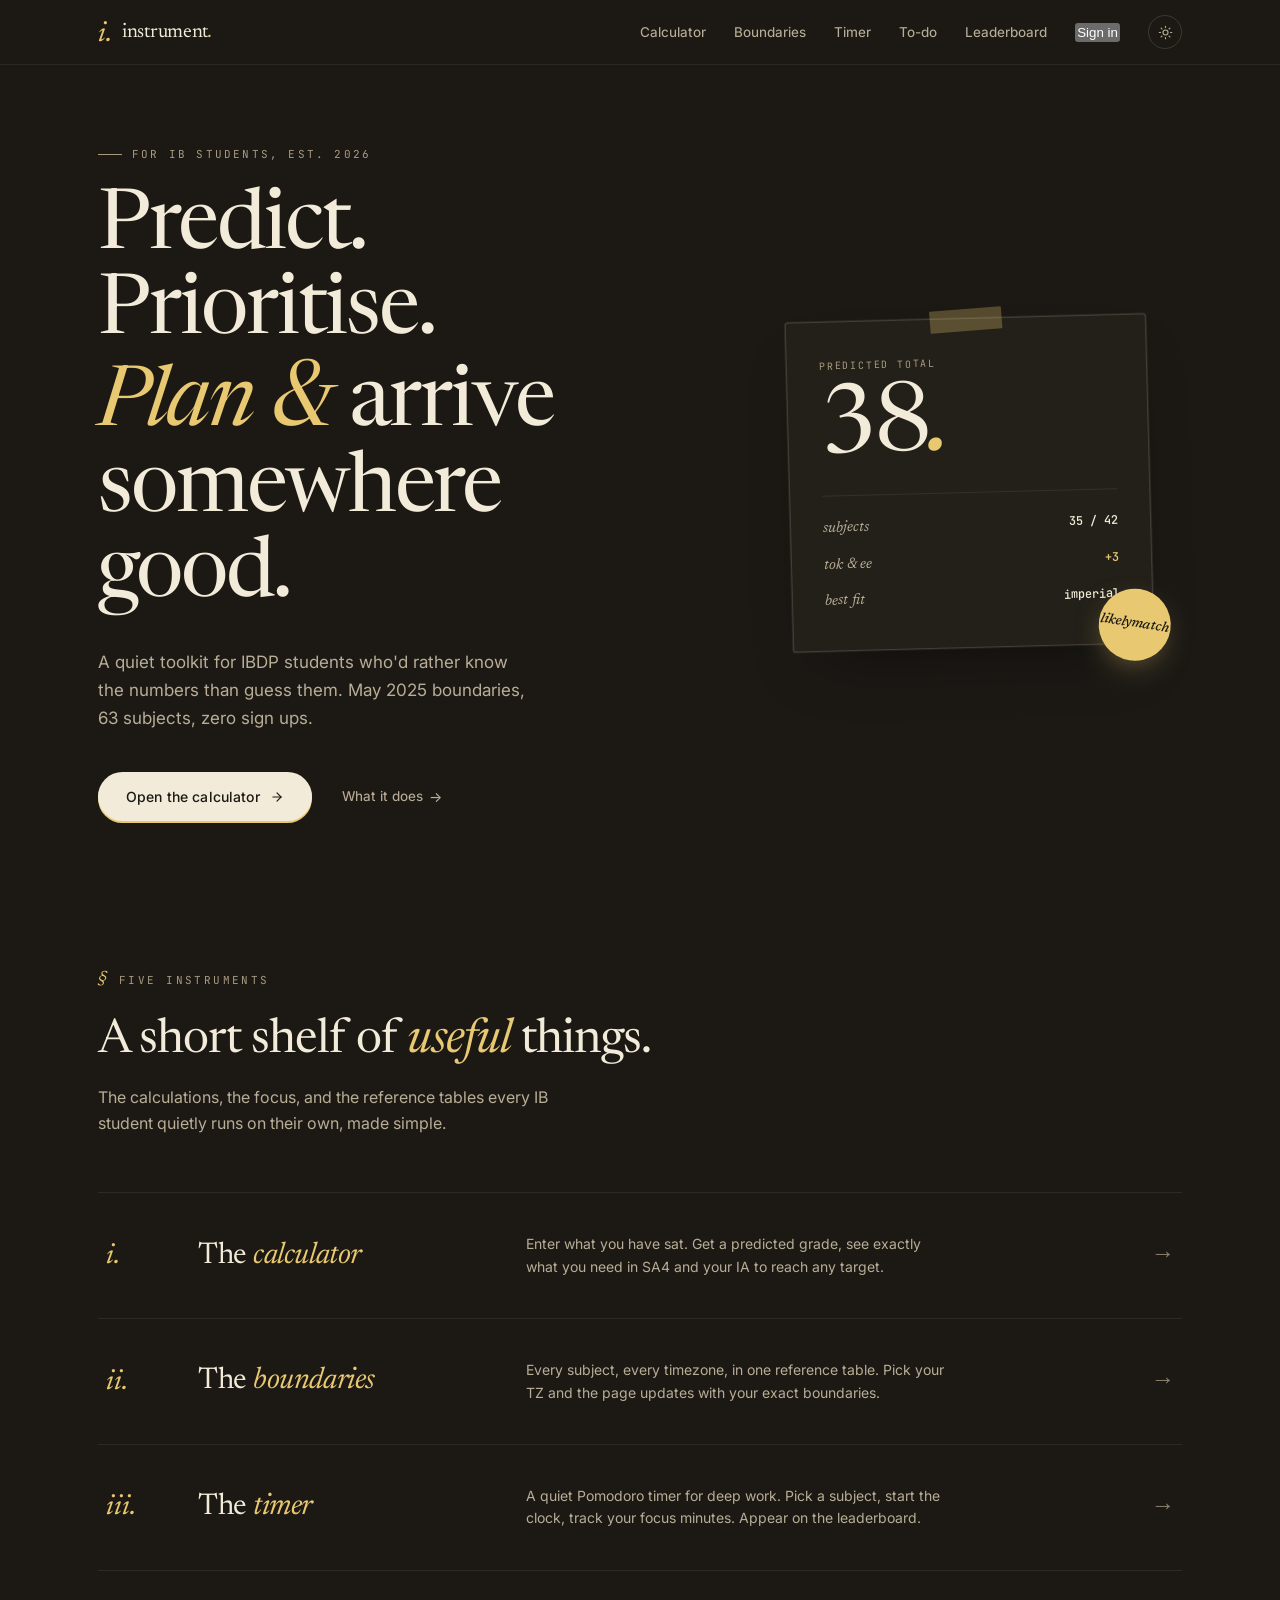
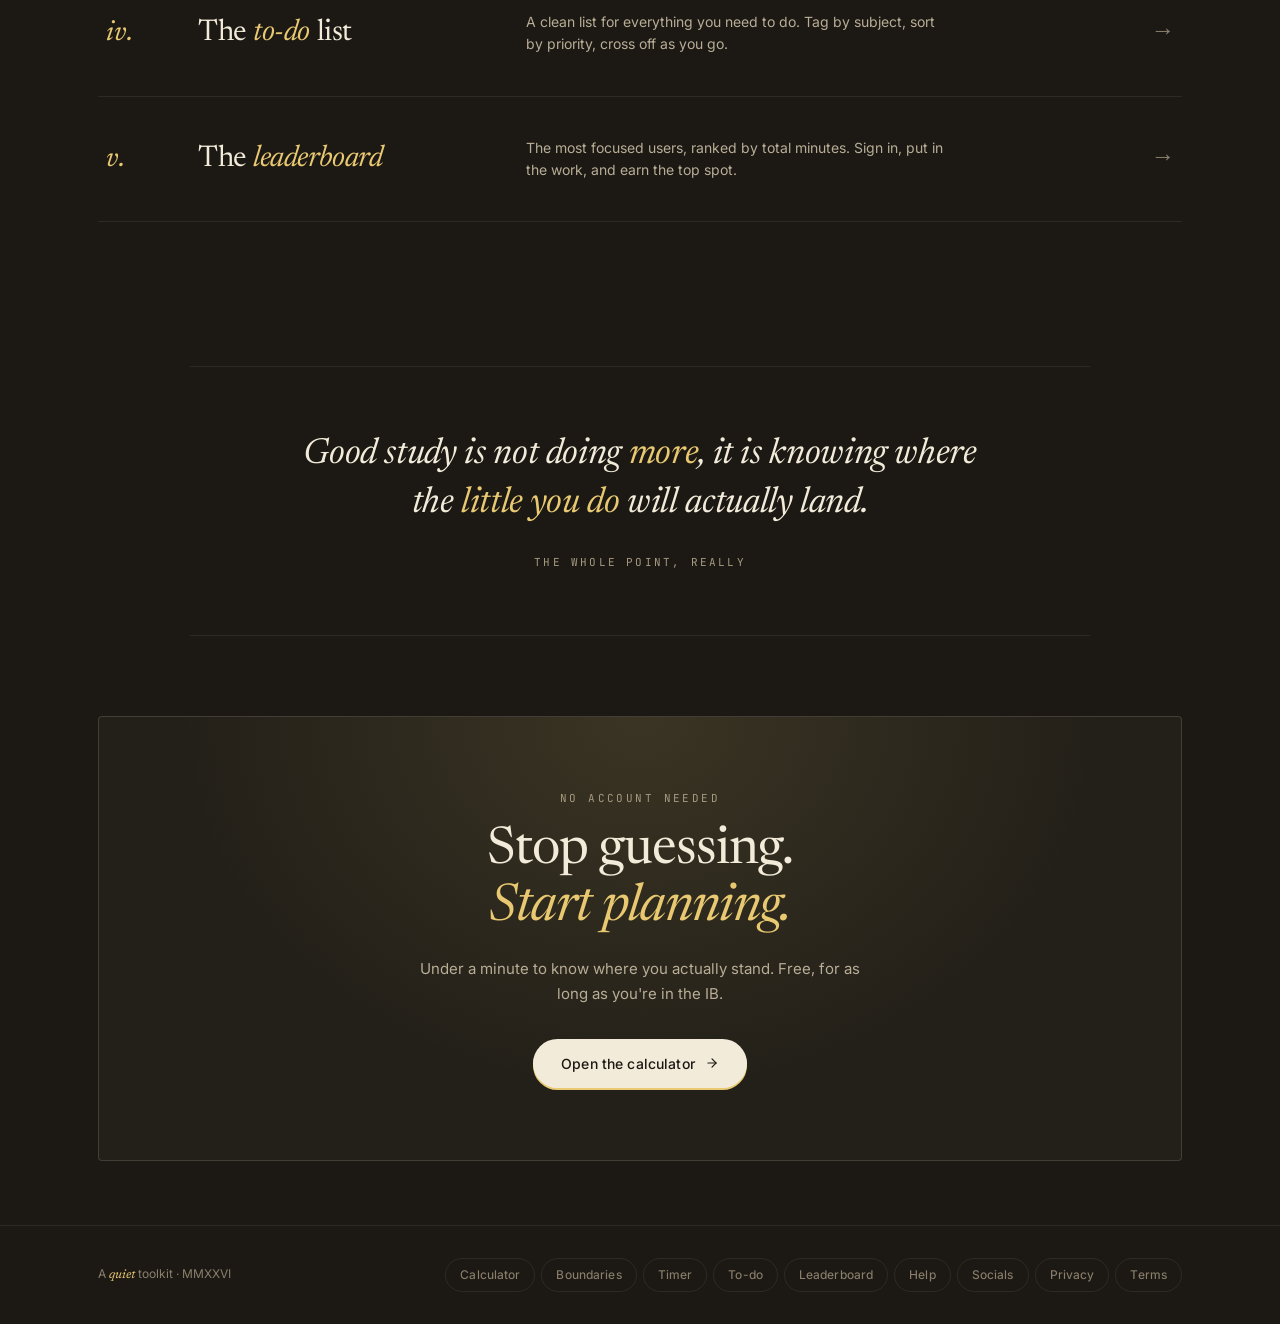
<file: index.html>
<!DOCTYPE html>
<html lang="en" data-theme="dark">
<head>
<meta charset="UTF-8">
<meta name="viewport" content="width=device-width, initial-scale=1.0">
<link rel="icon" type="image/svg+xml" href="favicon.svg">
<meta name="theme-color" content="#1c1915">
<meta name="description" content="An IB toolkit. Predict your grades, time your study sessions, and practise past papers.">
<meta property="og:title" content="Instrument - An IB toolkit">
<meta property="og:description" content="Predict your grades, time your study sessions, and practise past papers.">
<meta property="og:type" content="website">
<title>Instrument - An IB toolkit</title>
<link rel="preconnect" href="https://fonts.googleapis.com">
<link href="https://fonts.googleapis.com/css2?family=Newsreader:ital,opsz,wght@0,6..72,300;0,6..72,400;0,6..72,500;1,6..72,400;1,6..72,500&family=Inter:wght@300;400;450;500;600&family=JetBrains+Mono:wght@400;500&display=swap" rel="stylesheet">
<style>
*{box-sizing:border-box;margin:0;padding:0}
html{scroll-behavior:smooth}

html[data-theme="dark"]{
  --bg:#1c1915;--bg2:#232019;--bg3:#2a261e;--bg-card:#232019;
  --ink:#f2ebd9;--ink2:#b8ad96;--ink3:#8a7f6b;--ink4:#5e5649;
  --accent:#e8c870;--accent-soft:#f0d590;
  --accent-bg:rgba(232,200,112,0.12);
  --muted:#a89a81;
  --line:rgba(242,235,217,0.08);--line2:rgba(242,235,217,0.15);
  --grain:0.35;
  --blob-a:rgba(232,200,112,0.14);
  --blob-b:rgba(196,150,90,0.1);
  --blob-c:rgba(255,220,140,0.08);
  color-scheme:dark;
}
html[data-theme="light"]{
  --bg:#f4efe4;--bg2:#ebe4d3;--bg3:#e1d9c3;--bg-card:#faf5e8;
  --ink:#1c1915;--ink2:#5c5442;--ink3:#8a7f6b;--ink4:#b8ad96;
  --accent:#8a6b14;--accent-soft:#a8851f;
  --accent-bg:rgba(138,107,20,0.1);
  --muted:#6c6450;
  --line:rgba(28,25,21,0.1);--line2:rgba(28,25,21,0.2);
  --grain:0.2;
  --blob-a:rgba(232,200,112,0.3);
  --blob-b:rgba(196,150,90,0.22);
  --blob-c:rgba(255,220,140,0.25);
  color-scheme:light;
}

body{
  background:var(--bg);
  color:var(--ink);
  font-family:'Inter',system-ui,sans-serif;
  font-size:15px;
  line-height:1.65;
  min-height:100vh;
  display:flex;
  flex-direction:column;
  overflow-x:hidden;
  -webkit-font-smoothing:antialiased;
  transition:background 0.4s ease, color 0.4s ease;
  position:relative;
}

/* Sharp streak lines, 15s recurrence, different directions */
.bg-stars{position:fixed;inset:0;pointer-events:none;z-index:0;overflow:hidden}
.star{position:absolute;will-change:transform,opacity;opacity:0;height:2px;border-radius:100px}
.star::before{content:'';position:absolute;inset:0;background:linear-gradient(90deg,transparent 0%,rgba(232,200,112,0) 8%,rgba(232,200,112,0.9) 50%,rgba(255,220,140,0) 92%,transparent 100%);filter:blur(0.5px);border-radius:100px}
html[data-theme="light"] .star::before{background:linear-gradient(90deg,transparent 0%,rgba(138,107,20,0) 8%,rgba(138,107,20,0.75) 50%,rgba(168,133,31,0) 92%,transparent 100%)}
.star-1{width:320px;top:12%;left:-340px;animation:streak-1 15s linear infinite;animation-delay:0s}
.star-2{width:260px;top:68%;left:-340px;animation:streak-2 15s linear infinite;animation-delay:-3s}
.star-3{width:360px;top:30%;left:calc(100vw + 360px);animation:streak-3 15s linear infinite;animation-delay:-6s}
.star-4{width:220px;top:85%;left:-340px;animation:streak-4 15s linear infinite;animation-delay:-9s}
.star-5{width:300px;top:48%;left:calc(100vw + 360px);animation:streak-5 15s linear infinite;animation-delay:-12s}
@keyframes streak-1{0%{transform:translate(0,0) rotate(-5deg);opacity:0}6%{opacity:0}10%{opacity:1}16%{opacity:1}22%{opacity:0}100%{transform:translate(calc(100vw + 700px),-8vh) rotate(-5deg);opacity:0}}
@keyframes streak-2{0%{transform:translate(0,0) rotate(-12deg);opacity:0}6%{opacity:0}10%{opacity:1}16%{opacity:1}22%{opacity:0}100%{transform:translate(calc(100vw + 700px),-24vh) rotate(-12deg);opacity:0}}
@keyframes streak-3{0%{transform:translate(0,0) rotate(188deg);opacity:0}6%{opacity:0}10%{opacity:1}16%{opacity:1}22%{opacity:0}100%{transform:translate(calc(-100vw - 700px),12vh) rotate(188deg);opacity:0}}
@keyframes streak-4{0%{transform:translate(0,0) rotate(-18deg);opacity:0}6%{opacity:0}10%{opacity:1}16%{opacity:1}22%{opacity:0}100%{transform:translate(calc(100vw + 700px),-32vh) rotate(-18deg);opacity:0}}
@keyframes streak-5{0%{transform:translate(0,0) rotate(175deg);opacity:0}6%{opacity:0}10%{opacity:1}16%{opacity:1}22%{opacity:0}100%{transform:translate(calc(-100vw - 700px),-6vh) rotate(175deg);opacity:0}}10%{opacity:1}90%{opacity:1}100%{transform:translate(140vw,10vh) scale(1.3);opacity:0}}
  50%{transform:translate(100px,-60px) scale(1.05)}
}

/* Subtle grain overlay */
body::after{
  content:'';
  position:fixed;
  inset:0;
  background-image:url("data:image/svg+xml,%3Csvg xmlns='http://www.w3.org/2000/svg' width='200' height='200'%3E%3Cfilter id='n'%3E%3CfeTurbulence type='fractalNoise' baseFrequency='0.85' stitchTiles='stitch'/%3E%3CfeColorMatrix values='0 0 0 0 0 0 0 0 0 0 0 0 0 0 0 0 0 0 0.4 0'/%3E%3C/filter%3E%3Crect width='200' height='200' filter='url(%23n)'/%3E%3C/svg%3E");
  opacity:var(--grain);
  pointer-events:none;
  z-index:1;
  mix-blend-mode:overlay;
}

body>*{position:relative;z-index:2}

/* Nav */
nav{
  position:sticky;top:0;z-index:50;
  background:color-mix(in srgb,var(--bg) 75%,transparent);
  backdrop-filter:blur(20px) saturate(1.3);
  -webkit-backdrop-filter:blur(20px) saturate(1.3);
  border-bottom:1px solid var(--line);
  transition:background 0.4s ease;
}
.nav-inner{
  max-width:1140px;margin:0 auto;padding:0 1.75rem;
  height:64px;display:flex;align-items:center;justify-content:space-between;
}
.nav-brand{
  display:flex;align-items:center;gap:10px;
  text-decoration:none;color:var(--ink);
  padding:6px 10px;margin:-6px -10px;border-radius:12px;
  transition:background 0.15s,transform 0.18s cubic-bezier(0.34,1.56,0.64,1);
}
.nav-brand:hover{background:var(--bg2)}
.nav-brand:active{transform:scale(0.94);transition-duration:0.06s}
.nav-mark{
  font-family:'Newsreader',serif;
  font-size:28px;font-style:italic;font-weight:400;
  color:var(--accent);line-height:0.8;
  display:inline-block;
  transform:translateY(2px);
}
.nav-brand-text{
  font-family:'Newsreader',serif;
  font-size:20px;font-weight:400;letter-spacing:-0.015em;
}
.nav-brand-text em{
  font-style:italic;color:var(--accent);
}
.nav-right{display:flex;align-items:center;gap:1.75rem}
.nav-link{
  color:var(--ink2);text-decoration:none;
  font-size:13.5px;font-weight:450;
  transition:color .15s;
}
.nav-link:hover{color:var(--ink)}

/* Theme toggle */
.theme-toggle{
  width:34px;height:34px;border-radius:50%;
  background:transparent;
  border:1px solid var(--line2);
  color:var(--ink2);
  cursor:pointer;
  display:flex;align-items:center;justify-content:center;
  transition:all 0.2s;padding:0;
}
.theme-toggle:hover{
  background:var(--bg2);color:var(--ink);
  border-color:var(--ink3);
}
.theme-toggle:active{
  transform:scale(0.92);
}
.theme-toggle svg{width:15px;height:15px}
html[data-theme="dark"] .icon-sun{display:block}
html[data-theme="dark"] .icon-moon{display:none}
html[data-theme="light"] .icon-sun{display:none}
html[data-theme="light"] .icon-moon{display:block}

@media(max-width:700px){
  .nav-right{gap:1rem}
  .nav-link.hide-mobile{display:none}
}

main{flex:1}

/* Hero */
.hero{
  max-width:1140px;margin:0 auto;
  padding:5rem 1.75rem 3rem;
  display:grid;grid-template-columns:1.4fr 1fr;
  gap:4rem;align-items:center;
}
@media(max-width:860px){
  .hero{grid-template-columns:1fr;gap:3rem;padding-top:3rem}
}

.hero-eyebrow{
  font-family:'JetBrains Mono',monospace;
  font-size:11px;text-transform:uppercase;
  letter-spacing:0.2em;color:var(--muted);
  margin-bottom:1.5rem;
  display:flex;align-items:center;gap:10px;
}
.hero-eyebrow::before{
  content:'';width:24px;height:1px;background:var(--muted);
}

.hero-title{
  font-family:'Newsreader',serif;
  font-size:clamp(44px,6.5vw,84px);
  line-height:1.02;font-weight:400;
  letter-spacing:-0.025em;
  color:var(--ink);margin-bottom:1.75rem;
}
.hero-title em{font-style:italic;font-weight:400;color:var(--accent)}
.hero-title .amp{
  font-family:'Newsreader',serif;
  font-style:italic;color:var(--accent);font-size:1.1em;
}

.hero-sub{
  font-size:17px;color:var(--ink2);
  max-width:440px;line-height:1.65;
  margin-bottom:2.5rem;
}

.hero-actions{display:flex;align-items:center;gap:1.75rem;flex-wrap:wrap}

/* Buttons with pressed animation */
.btn-primary{
  display:inline-flex;align-items:center;gap:10px;
  padding:13px 28px;
  background:var(--ink);color:var(--bg);
  border-radius:100px;
  font-size:14px;font-weight:500;
  text-decoration:none;
  letter-spacing:0.01em;
  border:none;
  font-family:inherit;
  cursor:pointer;
  transition:transform 0.18s cubic-bezier(0.34, 1.56, 0.64, 1),
             background 0.2s ease,
             box-shadow 0.2s ease,
             color 0.2s ease;
  box-shadow:0 2px 0 0 var(--accent);
  position:relative;
}
.btn-primary:hover{
  background:var(--accent);color:var(--ink);
  transform:translateY(-2px);
  box-shadow:0 4px 0 0 var(--ink);
}
.btn-primary:active{
  transform:translateY(1px);
  box-shadow:0 0 0 0 var(--accent);
  transition-duration:0.08s;
}
.btn-primary svg{transition:transform 0.2s}
.btn-primary:hover svg{transform:translateX(3px)}

.btn-text{
  color:var(--ink2);
  font-size:13.5px;font-weight:450;
  text-decoration:none;
  display:inline-flex;align-items:center;gap:6px;
  padding:4px 2px;
  background:transparent;border:none;
  font-family:inherit;cursor:pointer;
  transition:color 0.15s, transform 0.15s;
}
.btn-text:hover{color:var(--ink)}
.btn-text:active{transform:scale(0.96)}
.btn-text::after{
  content:'→';font-size:14px;
  transition:transform 0.2s;
}
.btn-text:hover::after{transform:translateX(3px)}

/* Hero side: floating specimen card */
.hero-side{position:relative;padding:1rem 2rem}

.specimen{
  background:var(--bg-card);
  border:1px solid var(--line2);
  border-radius:3px;
  padding:2.25rem 2rem;
  position:relative;
  box-shadow:0 30px 60px -30px rgba(0,0,0,0.5),
             0 0 0 1px var(--line);
  transform:rotate(-1.5deg);
  transition:transform 0.4s cubic-bezier(0.34, 1.56, 0.64, 1);
}
.specimen:hover{transform:rotate(0deg) translateY(-4px)}

.specimen::before{
  content:'';
  position:absolute;
  top:-10px;left:50%;
  width:72px;height:22px;
  background:var(--accent);opacity:0.28;
  transform:translateX(-50%) rotate(-3deg);
  border-radius:1px;
}

.specimen-label{
  font-family:'JetBrains Mono',monospace;
  font-size:10px;text-transform:uppercase;
  letter-spacing:0.18em;color:var(--muted);
  margin-bottom:0.75rem;
}

.specimen-score{
  font-family:'Newsreader',serif;
  font-size:96px;font-weight:400;
  line-height:0.88;color:var(--ink);
  letter-spacing:-0.04em;
}
.specimen-score em{font-style:italic;color:var(--accent)}

.specimen-divider{
  border:none;border-top:1px solid var(--line);
  margin:1.5rem 0 1.25rem;
}
.specimen-rows{display:flex;flex-direction:column;gap:12px}
.specimen-row{
  display:flex;justify-content:space-between;
  align-items:baseline;
}
.specimen-row-label{
  color:var(--ink2);
  font-family:'Newsreader',serif;
  font-style:italic;font-size:15px;font-weight:400;
}
.specimen-row-value{
  font-family:'JetBrains Mono',monospace;
  font-size:12px;color:var(--ink);font-weight:500;
}
.specimen-row-value em{
  color:var(--accent);font-style:normal;
}

.specimen-stamp{
  position:absolute;
  bottom:-18px;right:-18px;
  background:var(--accent);color:#1c1915;
  width:72px;height:72px;border-radius:50%;
  display:flex;align-items:center;justify-content:center;
  font-family:'Newsreader',serif;font-style:italic;
  font-size:14px;font-weight:500;
  transform:rotate(10deg);
  line-height:1.1;text-align:center;padding:4px;
  box-shadow:0 10px 30px -10px rgba(232,200,112,0.5);
}

/* Features */
.features{
  max-width:1140px;margin:0 auto;
  padding:6rem 1.75rem 3rem;
}

.section-label{
  font-family:'JetBrains Mono',monospace;
  font-size:11px;text-transform:uppercase;
  letter-spacing:0.22em;color:var(--muted);
  margin-bottom:1.25rem;
  display:flex;align-items:center;gap:12px;
}
.section-label::before{
  content:'§';color:var(--accent);
  font-family:'Newsreader',serif;
  font-size:18px;font-style:italic;
  letter-spacing:0;
}
.section-title{
  font-family:'Newsreader',serif;
  font-size:clamp(32px,4.5vw,48px);
  line-height:1.1;letter-spacing:-0.02em;
  font-weight:400;max-width:640px;margin-bottom:1rem;
}
.section-title em{font-style:italic;color:var(--accent)}
.section-sub{
  font-size:16px;color:var(--ink2);
  max-width:480px;line-height:1.65;
  margin-bottom:3.5rem;
}

/* Feature rows - editorial list layout */
.feature-list{
  display:flex;flex-direction:column;
  border-top:1px solid var(--line);
}
.feature-row{
  display:grid;
  grid-template-columns:60px 1fr 2fr auto;
  gap:2rem;padding:2.5rem 0.5rem;
  border-bottom:1px solid var(--line);
  align-items:center;
  text-decoration:none;color:inherit;
  transition:padding 0.35s ease;
  position:relative;
}
.feature-row:hover{
  padding-left:1.25rem;
}
.feature-row::before{
  content:'';
  position:absolute;left:0;top:0;bottom:0;width:2px;
  background:var(--accent);
  transform:scaleY(0);transform-origin:center;
  transition:transform 0.35s cubic-bezier(0.4,0,0.2,1);
}
.feature-row:hover::before{transform:scaleY(1)}
.feature-row:active{
  padding-left:1rem;
  transition-duration:0.08s;
}

@media(max-width:740px){
  .feature-row{
    grid-template-columns:auto 1fr;
    gap:0.75rem 1rem;
  }
  .feature-row .feat-desc{grid-column:1/-1}
  .feature-row .feat-arrow{grid-row:1;grid-column:2;justify-self:end}
}

.feat-num{
  font-family:'Newsreader',serif;
  font-style:italic;font-weight:400;
  font-size:28px;color:var(--accent);
  line-height:1;
}
.feat-title{
  font-family:'Newsreader',serif;
  font-size:clamp(22px,2.5vw,30px);
  font-weight:400;line-height:1.15;
  letter-spacing:-0.015em;
}
.feat-title em{font-style:italic;color:var(--accent)}
.feat-desc{
  font-size:14px;color:var(--ink2);
  line-height:1.6;max-width:420px;
}
.feat-arrow{
  color:var(--ink3);
  font-family:'Newsreader',serif;
  font-size:24px;font-style:italic;
  transition:color 0.25s,transform 0.25s;
}
.feature-row:hover .feat-arrow{
  color:var(--accent);
  transform:translateX(6px);
}

/* Aphorism strip */
.aphorism{
  max-width:900px;margin:6rem auto 0;
  padding:4rem 2rem;text-align:center;
  border-top:1px solid var(--line);
  border-bottom:1px solid var(--line);
}
.aphorism-quote{
  font-family:'Newsreader',serif;
  font-style:italic;font-weight:400;
  font-size:clamp(24px,3.5vw,36px);
  line-height:1.35;color:var(--ink);
  letter-spacing:-0.01em;
  max-width:720px;margin:0 auto 1.5rem;
}
.aphorism-quote em{color:var(--accent)}
.aphorism-attr{
  font-family:'JetBrains Mono',monospace;
  font-size:11px;text-transform:uppercase;
  letter-spacing:0.2em;color:var(--muted);
}

/* Bottom CTA */
.bottom-cta{
  max-width:1140px;margin:5rem auto 4rem;
  padding:0 1.75rem;
}
.bottom-cta-inner{
  background:var(--bg-card);
  border:1px solid var(--line2);
  border-radius:4px;
  padding:4.5rem 3rem;
  text-align:center;
  position:relative;overflow:hidden;
}
.bottom-cta-inner::before{
  content:'';
  position:absolute;inset:0;
  background:radial-gradient(ellipse at top,var(--accent-bg),transparent 60%);
  pointer-events:none;
}
.bottom-cta-eyebrow{
  font-family:'JetBrains Mono',monospace;
  font-size:11px;text-transform:uppercase;
  letter-spacing:0.22em;color:var(--muted);
  margin-bottom:1rem;position:relative;
}
.bottom-cta-title{
  font-family:'Newsreader',serif;
  font-size:clamp(32px,5vw,52px);
  line-height:1.1;letter-spacing:-0.02em;
  font-weight:400;margin-bottom:1.25rem;
  position:relative;
}
.bottom-cta-title em{font-style:italic;color:var(--accent)}
.bottom-cta-sub{
  color:var(--ink2);font-size:15px;
  max-width:440px;margin:0 auto 2rem;
  position:relative;
}

/* Footer */
footer{background:var(--bg);border-top:1px solid var(--line);margin-top:auto;position:relative;z-index:2}
.foot-inner{max-width:1140px;margin:0 auto;padding:2rem 1.75rem;display:flex;align-items:center;justify-content:space-between;flex-wrap:wrap;gap:1rem}
.foot-tag{font-size:12px;color:var(--ink3)}
.foot-tag em{font-family:'Newsreader',serif;font-style:italic;color:var(--accent)}
.foot-links{display:flex;gap:6px;flex-wrap:wrap}
.foot-pill{display:inline-flex;align-items:center;padding:6px 14px;border-radius:100px;border:1px solid var(--line);background:transparent;color:var(--ink3);font-size:12px;font-family:'Inter',sans-serif;font-weight:450;text-decoration:none;cursor:pointer;transition:all 0.15s;letter-spacing:0.01em}
.foot-pill:hover{background:var(--bg2);color:var(--ink);border-color:var(--line2)}
.foot-pill:active{transform:scale(0.95);transition-duration:0.06s}
@keyframes pulse-dot{0%,100%{opacity:1;transform:scale(1)}50%{opacity:0.6;transform:scale(1.3)}}
.heart{color:var(--accent);display:inline-block;animation:pulse-dot 1.8s ease-in-out infinite}
</style>
</head>
<body>

<div class="bg-stars">
  <div class="star star-1"></div>
  <div class="star star-2"></div>
  <div class="star star-3"></div>
  <div class="star star-4"></div>
  <div class="star star-5"></div>
</div>

<nav>
  <div class="nav-inner">
    <a href="index.html" class="nav-brand">
      <span class="nav-mark">i.</span>
      <span class="nav-brand-text">instrument<em>.</em></span>
    </a>
    <div class="nav-right">
      <a href="calculator.html" class="nav-link hide-mobile">Calculator</a>
      <a href="boundaries.html" class="nav-link hide-mobile">Boundaries</a>
      <a href="timer.html" class="nav-link hide-mobile">Timer</a>
      <a href="todo.html" class="nav-link hide-mobile">To-do</a>
      <a href="leaderboard.html" class="nav-link hide-mobile">Leaderboard</a>
      <button class="nav-signin" id="navSignin" onclick="openAuthModal()" aria-label="Sign in"><span class="signin-dot"></span><span id="navSigninLabel">Sign in</span></button>
      <button class="theme-toggle" onclick="toggleTheme()" aria-label="Toggle theme">
        <svg class="icon-sun" viewBox="0 0 24 24" fill="none" stroke="currentColor" stroke-width="1.8" stroke-linecap="round">
          <circle cx="12" cy="12" r="4"/>
          <path d="M12 2v2M12 20v2M4.93 4.93l1.41 1.41M17.66 17.66l1.41 1.41M2 12h2M20 12h2M4.93 19.07l1.41-1.41M17.66 6.34l1.41-1.41"/>
        </svg>
        <svg class="icon-moon" viewBox="0 0 24 24" fill="none" stroke="currentColor" stroke-width="1.8" stroke-linecap="round" stroke-linejoin="round">
          <path d="M21 12.79A9 9 0 1 1 11.21 3 7 7 0 0 0 21 12.79z"/>
        </svg>
      </button>
    </div>
  </div>
</nav>

<main>

  <section class="hero">
    <div>
      <div class="hero-eyebrow">For IB students, est. 2026</div>
      <h1 class="hero-title">
        Predict. Prioritise.<br>
        <em>Plan</em> <span class="amp">&amp;</span> arrive<br>
        somewhere good.
      </h1>
      <p class="hero-sub">A quiet toolkit for IBDP students who'd rather know the numbers than guess them. May 2025 boundaries, 63 subjects, zero sign ups.</p>
      <div class="hero-actions">
        <a href="calculator.html" class="btn-primary">
          Open the calculator
          <svg width="14" height="14" viewBox="0 0 24 24" fill="none" stroke="currentColor" stroke-width="2" stroke-linecap="round"><line x1="5" y1="12" x2="19" y2="12"/><polyline points="12 5 19 12 12 19"/></svg>
        </a>
        <a href="#what-it-does" class="btn-text">What it does</a>
      </div>
    </div>

    <div class="hero-side">
      <div class="specimen">
        <div class="specimen-label">Predicted Total</div>
        <div class="specimen-score">38<em>.</em></div>
        <hr class="specimen-divider">
        <div class="specimen-rows">
          <div class="specimen-row">
            <span class="specimen-row-label">subjects</span>
            <span class="specimen-row-value">35 / 42</span>
          </div>
          <div class="specimen-row">
            <span class="specimen-row-label">tok &amp; ee</span>
            <span class="specimen-row-value"><em>+3</em></span>
          </div>
          <div class="specimen-row">
            <span class="specimen-row-label">best fit</span>
            <span class="specimen-row-value">imperial</span>
          </div>
        </div>
        <div class="specimen-stamp">likely<br><em>match</em></div>
      </div>
    </div>
  </section>

  <section class="features" id="what-it-does">
    <div class="section-label">Five instruments</div>
    <h2 class="section-title">A short shelf of <em>useful</em> things.</h2>
    <p class="section-sub">The calculations, the focus, and the reference tables every IB student quietly runs on their own, made simple.</p>

    <div class="feature-list">
      <a href="calculator.html" class="feature-row">
        <div class="feat-num">i.</div>
        <div class="feat-title">The <em>calculator</em></div>
        <div class="feat-desc">Enter what you have sat. Get a predicted grade, see exactly what you need in SA4 and your IA to reach any target.</div>
        <div class="feat-arrow">&rarr;</div>
      </a>
      <a href="boundaries.html" class="feature-row">
        <div class="feat-num">ii.</div>
        <div class="feat-title">The <em>boundaries</em></div>
        <div class="feat-desc">Every subject, every timezone, in one reference table. Pick your TZ and the page updates with your exact boundaries.</div>
        <div class="feat-arrow">&rarr;</div>
      </a>
      <a href="timer.html" class="feature-row">
        <div class="feat-num">iii.</div>
        <div class="feat-title">The <em>timer</em></div>
        <div class="feat-desc">A quiet Pomodoro timer for deep work. Pick a subject, start the clock, track your focus minutes. Appear on the leaderboard.</div>
        <div class="feat-arrow">&rarr;</div>
      </a>
      <a href="todo.html" class="feature-row">
        <div class="feat-num">iv.</div>
        <div class="feat-title">The <em>to-do</em> list</div>
        <div class="feat-desc">A clean list for everything you need to do. Tag by subject, sort by priority, cross off as you go.</div>
        <div class="feat-arrow">&rarr;</div>
      </a>
      <a href="leaderboard.html" class="feature-row">
        <div class="feat-num">v.</div>
        <div class="feat-title">The <em>leaderboard</em></div>
        <div class="feat-desc">The most focused users, ranked by total minutes. Sign in, put in the work, and earn the top spot.</div>
        <div class="feat-arrow">&rarr;</div>
      </a>
    </div>
  </section>

  <section class="aphorism">
    <p class="aphorism-quote">
      Good study is not doing <em>more</em>, it is knowing where the <em>little you do</em> will actually land.
    </p>
    <div class="aphorism-attr">the whole point, really</div>
  </section>

  <section class="bottom-cta">
    <div class="bottom-cta-inner">
      <div class="bottom-cta-eyebrow">No account needed</div>
      <h2 class="bottom-cta-title">Stop guessing.<br><em>Start planning.</em></h2>
      <p class="bottom-cta-sub">Under a minute to know where you actually stand. Free, for as long as you're in the IB.</p>
      <a href="calculator.html" class="btn-primary">
        Open the calculator
        <svg width="14" height="14" viewBox="0 0 24 24" fill="none" stroke="currentColor" stroke-width="2" stroke-linecap="round"><line x1="5" y1="12" x2="19" y2="12"/><polyline points="12 5 19 12 12 19"/></svg>
      </a>
    </div>
  </section>

</main>

<footer>
  <div class="foot-inner">
    <div class="foot-tag">A <em>quiet</em> toolkit &middot; MMXXVI</div>
    <div class="foot-links">
      <a href="calculator.html" class="foot-pill">Calculator</a>
      <a href="boundaries.html" class="foot-pill">Boundaries</a>
      <a href="timer.html" class="foot-pill">Timer</a>
      <a href="todo.html" class="foot-pill">To-do</a>
      <a href="leaderboard.html" class="foot-pill">Leaderboard</a>
      <a href="help.html" class="foot-pill">Help</a>
      <a href="socials.html" class="foot-pill">Socials</a>
      <a href="privacy.html" class="foot-pill">Privacy</a>
      <a href="terms.html" class="foot-pill">Terms</a>
    </div>
  </div>
</footer>

<script>
function toggleTheme(){
  const html = document.documentElement;
  const current = html.getAttribute('data-theme');
  const next = current === 'dark' ? 'light' : 'dark';
  html.setAttribute('data-theme', next);
  try { localStorage.setItem('theme', next); } catch(e){}

  /* Update the meta theme-color */
  const meta = document.querySelector('meta[name="theme-color"]');
  if (meta) meta.setAttribute('content', next === 'dark' ? '#1c1915' : '#f4efe4');
}

/* Load saved theme */
try {
  const saved = localStorage.getItem('theme');
  if (saved === 'light' || saved === 'dark') {
    document.documentElement.setAttribute('data-theme', saved);
  }
} catch(e){}
</script>
<script src="https://accounts.google.com/gsi/client" async defer></script>
<script src="shared.js"></script>
</body>
</html>
</file>
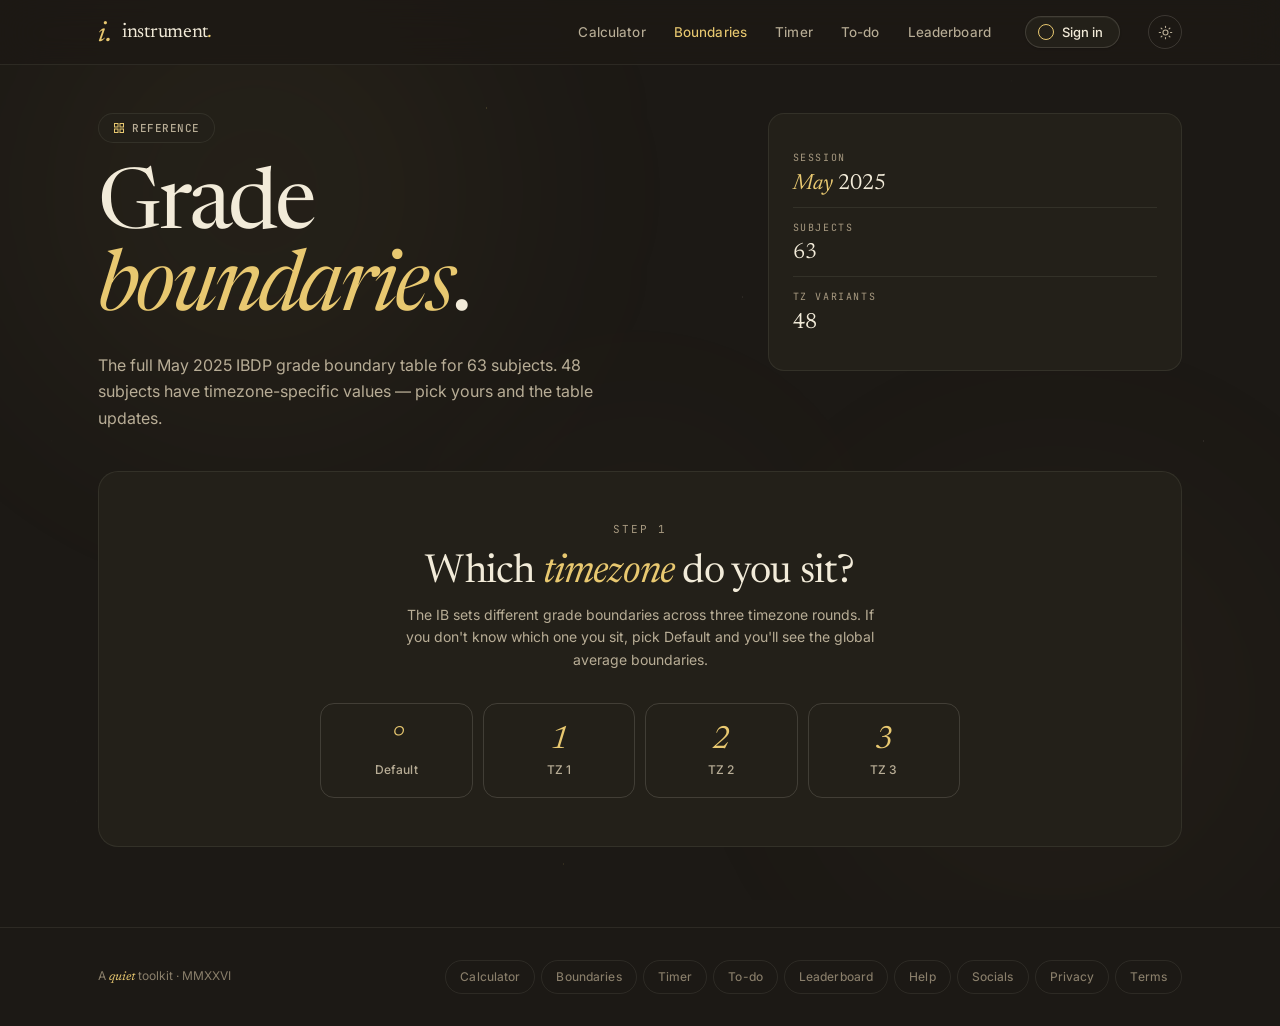
<file: boundaries.html>
<!DOCTYPE html>
<html lang="en" data-theme="dark">
<head>
<meta charset="UTF-8">
<meta name="viewport" content="width=device-width, initial-scale=1.0">
<link rel="icon" type="image/svg+xml" href="favicon.svg">
<meta name="theme-color" content="#1c1915">
<meta name="description" content="May 2025 IBDP grade boundaries for all 63 subjects, with timezone-specific values where they apply.">
<title>Grade Boundaries - instrument.</title>
<link rel="preconnect" href="https://fonts.googleapis.com">
<link href="https://fonts.googleapis.com/css2?family=Newsreader:ital,opsz,wght@0,6..72,400;0,6..72,500;1,6..72,400;1,6..72,500&family=Inter:wght@300;400;450;500;600&family=JetBrains+Mono:wght@400;500&display=swap" rel="stylesheet">
<link rel="stylesheet" href="shared.css">
<style>
.bnd-hero{display:grid;grid-template-columns:1.5fr 1fr;gap:3rem;align-items:start;margin-bottom:2.5rem}
@media(max-width:720px){.bnd-hero{grid-template-columns:1fr}}
.bnd-pill{display:inline-flex;align-items:center;gap:7px;padding:5px 14px;background:var(--bg-card);border:1px solid var(--bd);border-radius:100px;font-size:11px;font-weight:500;color:var(--ink2);margin-bottom:1.5rem;letter-spacing:0.05em;text-transform:uppercase;font-family:'JetBrains Mono',monospace}
.bnd-pill svg{color:var(--accent)}
.bnd-title{font-family:'Newsreader',serif;font-size:clamp(48px,7vw,84px);line-height:0.98;letter-spacing:-0.035em;font-weight:400;margin-bottom:1.25rem}
.bnd-title em{font-style:italic;color:var(--accent)}
.bnd-sub{font-size:16px;color:var(--ink2);line-height:1.65;max-width:520px}
.bnd-info{background:var(--bg-card);border:1px solid var(--bd);border-radius:16px;padding:1.5rem}
.bnd-iblock{padding:0.75rem 0;border-bottom:1px solid var(--bd)}
.bnd-iblock:last-child{border-bottom:none}
.bnd-ilbl{font-family:'JetBrains Mono',monospace;font-size:10px;text-transform:uppercase;letter-spacing:0.16em;color:var(--muted);margin-bottom:6px}
.bnd-ival{font-family:'Newsreader',serif;font-size:22px;font-weight:400;line-height:1;color:var(--ink)}
.bnd-ival em{font-style:italic;color:var(--accent)}

/* TZ picker */
.tz-picker-card{background:var(--bg-card);border:1px solid var(--bd);border-radius:20px;padding:3rem 2rem;text-align:center;margin-bottom:2rem}
.tz-picker-label{font-family:'JetBrains Mono',monospace;font-size:11px;text-transform:uppercase;letter-spacing:0.18em;color:var(--muted);margin-bottom:0.75rem}
.tz-picker-title{font-family:'Newsreader',serif;font-size:clamp(28px,4vw,40px);font-weight:400;letter-spacing:-0.02em;line-height:1.15;margin-bottom:0.5rem}
.tz-picker-title em{font-style:italic;color:var(--accent)}
.tz-picker-sub{font-size:14px;color:var(--ink2);line-height:1.6;max-width:480px;margin:0 auto 2rem}
.tz-grid{display:grid;grid-template-columns:repeat(4,1fr);gap:10px;max-width:640px;margin:0 auto}
@media(max-width:620px){.tz-grid{grid-template-columns:repeat(2,1fr)}}
.tz-btn{background:transparent;border:1px solid var(--bd2);border-radius:14px;padding:1.25rem 1rem;cursor:pointer;color:var(--ink);font-family:'Inter',sans-serif;transition:all 0.18s cubic-bezier(0.34,1.56,0.64,1);display:flex;flex-direction:column;align-items:center;gap:6px}
.tz-btn:hover{background:var(--bg2);border-color:var(--ink3);transform:translateY(-2px)}
.tz-btn:active{transform:scale(0.96);transition-duration:0.06s}
.tz-btn-num{font-family:'Newsreader',serif;font-size:32px;font-weight:400;font-style:italic;color:var(--accent);line-height:1}
.tz-btn-lbl{font-size:12px;color:var(--ink2);font-weight:500;letter-spacing:0.01em}
.tz-btn.active{background:var(--accent-bg);border-color:var(--accent)}
.tz-btn.active .tz-btn-lbl{color:var(--ink)}

/* Category header */
.cat-head{display:flex;align-items:baseline;gap:1rem;margin:3rem 0 1.25rem;padding-bottom:0.75rem;border-bottom:1px solid var(--bd)}
.cat-head:first-child{margin-top:0}
.cat-num{font-family:'Newsreader',serif;font-style:italic;font-size:24px;color:var(--accent);line-height:1}
.cat-name{font-family:'Newsreader',serif;font-size:28px;font-weight:400;letter-spacing:-0.015em;color:var(--ink);line-height:1}
.cat-count{font-family:'JetBrains Mono',monospace;font-size:11px;color:var(--muted);margin-left:auto;letter-spacing:0.12em;text-transform:uppercase}

/* Subject table */
.subj-row{background:var(--bg-card);border:1px solid var(--bd);border-radius:14px;padding:1.25rem 1.5rem;margin-bottom:10px;transition:border-color 0.2s}
.subj-row:hover{border-color:var(--bd2)}
.subj-head{display:flex;align-items:center;justify-content:space-between;margin-bottom:0.9rem;gap:12px;flex-wrap:wrap}
.subj-name{font-family:'Newsreader',serif;font-size:18px;font-weight:500;letter-spacing:-0.01em;color:var(--ink)}
.subj-name em{font-style:italic;color:var(--accent);font-weight:400}
.subj-tz-badge{font-family:'JetBrains Mono',monospace;font-size:10px;padding:3px 10px;background:var(--accent-bg);color:var(--accent);border-radius:100px;letter-spacing:0.08em;text-transform:uppercase;font-weight:500}
.subj-tz-badge.default{background:var(--bg3);color:var(--ink3)}

.bounds-table{display:grid;grid-template-columns:repeat(7,1fr);gap:6px}
.bound-cell{background:var(--bg2);border-radius:8px;padding:10px 4px;text-align:center;border:1px solid transparent;transition:all 0.15s}
.bound-cell:hover{border-color:var(--bd2)}
.bound-grade{font-family:'JetBrains Mono',monospace;font-size:9px;color:var(--muted);letter-spacing:0.1em;text-transform:uppercase;margin-bottom:4px;font-weight:500}
.bound-val{font-family:'Newsreader',serif;font-size:20px;font-weight:400;color:var(--ink);line-height:1}
.bound-cell.g7{background:rgba(184,209,138,0.12);border-color:rgba(184,209,138,0.25)}
.bound-cell.g7 .bound-val{color:#b8d18a}
.bound-cell.g6{background:rgba(168,184,138,0.1)}
.bound-cell.g6 .bound-val{color:#a8b88a}
.bound-cell.g1{background:rgba(214,138,111,0.1)}
.bound-cell.g1 .bound-val{color:#d68a6f}
.bound-suffix{font-size:10px;color:var(--muted);margin-top:2px;font-family:'JetBrains Mono',monospace}

.search-bar{position:relative;margin-bottom:2rem}
.search-input{width:100%;padding:14px 16px 14px 42px;background:var(--bg-card);border:1px solid var(--bd);border-radius:100px;color:var(--ink);font-family:'Inter',sans-serif;font-size:14px;outline:none;transition:all 0.15s}
.search-input:focus{border-color:var(--accent);background:var(--bg2)}
.search-input::placeholder{color:var(--ink3)}
.search-icon{position:absolute;left:16px;top:50%;transform:translateY(-50%);color:var(--ink3);pointer-events:none}

.change-tz-btn{display:inline-flex;align-items:center;gap:8px;padding:8px 16px;background:transparent;border:1px solid var(--bd2);border-radius:100px;color:var(--ink2);font-size:12px;font-family:'Inter',sans-serif;cursor:pointer;transition:all 0.15s;margin-bottom:1.5rem}
.change-tz-btn:hover{background:var(--bg2);color:var(--ink);border-color:var(--ink3)}
.change-tz-btn:active{transform:scale(0.96)}

.empty-state{padding:3rem 2rem;text-align:center;color:var(--ink3);font-size:14px;font-style:italic;font-family:'Newsreader',serif}
</style>
</head>
<body>

<div id="navHost"></div>

<div class="page-wrap">

  <div class="bnd-hero">
    <div>
      <div class="bnd-pill">
        <svg width="12" height="12" viewBox="0 0 24 24" fill="none" stroke="currentColor" stroke-width="2" stroke-linecap="round"><rect x="3" y="3" width="7" height="7"/><rect x="14" y="3" width="7" height="7"/><rect x="14" y="14" width="7" height="7"/><rect x="3" y="14" width="7" height="7"/></svg>
        Reference
      </div>
      <h1 class="bnd-title">Grade<br><em>boundaries</em>.</h1>
      <p class="bnd-sub">The full May 2025 IBDP grade boundary table for 63 subjects. 48 subjects have timezone-specific values — pick yours and the table updates.</p>
    </div>
    <div class="bnd-info">
      <div class="bnd-iblock">
        <div class="bnd-ilbl">Session</div>
        <div class="bnd-ival"><em>May</em> 2025</div>
      </div>
      <div class="bnd-iblock">
        <div class="bnd-ilbl">Subjects</div>
        <div class="bnd-ival">63</div>
      </div>
      <div class="bnd-iblock">
        <div class="bnd-ilbl">TZ variants</div>
        <div class="bnd-ival">48</div>
      </div>
    </div>
  </div>

  <div id="pickerScreen">
    <div class="tz-picker-card">
      <div class="tz-picker-label">Step 1</div>
      <h2 class="tz-picker-title">Which <em>timezone</em> do you sit?</h2>
      <p class="tz-picker-sub">The IB sets different grade boundaries across three timezone rounds. If you don't know which one you sit, pick Default and you'll see the global average boundaries.</p>
      <div class="tz-grid">
        <button class="tz-btn" onclick="pickTZ('')"><span class="tz-btn-num">&deg;</span><span class="tz-btn-lbl">Default</span></button>
        <button class="tz-btn" onclick="pickTZ('TZ1')"><span class="tz-btn-num">1</span><span class="tz-btn-lbl">TZ 1</span></button>
        <button class="tz-btn" onclick="pickTZ('TZ2')"><span class="tz-btn-num">2</span><span class="tz-btn-lbl">TZ 2</span></button>
        <button class="tz-btn" onclick="pickTZ('TZ3')"><span class="tz-btn-num">3</span><span class="tz-btn-lbl">TZ 3</span></button>
      </div>
    </div>
  </div>

  <div id="tableScreen" style="display:none">
    <button class="change-tz-btn" onclick="resetPicker()">
      <svg width="12" height="12" viewBox="0 0 24 24" fill="none" stroke="currentColor" stroke-width="2" stroke-linecap="round"><path d="M19 12H5M12 19l-7-7 7-7"/></svg>
      <span id="tzLabel">Timezone</span> &middot; change
    </button>

    <div class="search-bar">
      <svg class="search-icon" width="15" height="15" viewBox="0 0 20 20" fill="currentColor"><path fill-rule="evenodd" d="M8 4a4 4 0 100 8 4 4 0 000-8zM2 8a6 6 0 1110.89 3.476l4.817 4.817a1 1 0 01-1.414 1.414l-4.816-4.816A6 6 0 012 8z" clip-rule="evenodd"/></svg>
      <input id="searchBox" class="search-input" type="text" placeholder="Search a subject..." oninput="filterSubjects()">
    </div>

    <div id="boundsContent"></div>
  </div>

</div>

<div id="footHost"></div>

<script src="shared.js"></script>
<script>
document.getElementById('navHost').innerHTML=buildNav('boundaries.html');
document.getElementById('footHost').innerHTML=buildFooter();

let currentTZ = '';
let searchTerm = '';

function pickTZ(tz){
  currentTZ = tz;
  document.getElementById('pickerScreen').style.display = 'none';
  document.getElementById('tableScreen').style.display = 'block';
  document.getElementById('tzLabel').textContent = tz || 'Default';
  try { localStorage.setItem('bounds_tz', tz); } catch(e){}
  renderBoundaries();
  window.scrollTo({top:0,behavior:'smooth'});
}

function resetPicker(){
  document.getElementById('pickerScreen').style.display = 'block';
  document.getElementById('tableScreen').style.display = 'none';
  document.getElementById('searchBox').value = '';
  searchTerm = '';
  window.scrollTo({top:0,behavior:'smooth'});
}

function filterSubjects(){
  searchTerm = document.getElementById('searchBox').value.toLowerCase();
  renderBoundaries();
}

function renderBoundaries(){
  let html = '';
  const catOrder = ['Math','Science','Individuals','Technology','Language','Arts'];
  const catIcons = {
    'Math':'&#8734;','Science':'&#9678;','Individuals':'&sect;',
    'Technology':'&diams;','Language':'&para;','Arts':'&#9737;'
  };

  for (const cat of catOrder){
    const subs = CATS[cat].c.filter(n => {
      if (!searchTerm) return true;
      return n.toLowerCase().includes(searchTerm);
    });
    if (!subs.length) continue;

    html += `<div class="cat-head"><span class="cat-num">${catIcons[cat]||'&bull;'}</span><span class="cat-name">${cat}</span><span class="cat-count">${subs.length} subject${subs.length===1?'':'s'}</span></div>`;

    for (const subj of subs){
      const bounds = getBounds(subj, currentTZ);
      if (!bounds) continue;
      const hasCustomTZ = currentTZ && hasTZ(subj) && availableTZ(subj).includes(currentTZ);
      const tzBadge = currentTZ
        ? (hasCustomTZ
            ? `<span class="subj-tz-badge">${currentTZ}</span>`
            : `<span class="subj-tz-badge default">Default</span>`)
        : `<span class="subj-tz-badge default">Default</span>`;

      const displayName = subj.replace(/ (HL|SL)$/, ' <em>$1</em>');

      let cells = '';
      for (let g = 1; g <= 7; g++){
        const val = bounds[g-1];
        const next = g < 7 ? bounds[g] : null;
        const range = next !== null ? `${val}&ndash;${next-1}` : `${val}+`;
        const cls = g === 7 ? 'g7' : g === 6 ? 'g6' : g === 1 ? 'g1' : '';
        cells += `<div class="bound-cell ${cls}"><div class="bound-grade">Grade ${g}</div><div class="bound-val">${val}</div><div class="bound-suffix">${range}</div></div>`;
      }

      html += `<div class="subj-row">
        <div class="subj-head">
          <div class="subj-name">${displayName}</div>
          ${tzBadge}
        </div>
        <div class="bounds-table">${cells}</div>
      </div>`;
    }
  }

  if (!html) html = '<div class="empty-state">No subjects match your search.</div>';
  document.getElementById('boundsContent').innerHTML = html;
}

/* Load saved TZ on page load and skip picker if we have one */
(function(){
  try {
    const saved = localStorage.getItem('bounds_tz');
    if (saved !== null) pickTZ(saved);
  } catch(e){}
})();
</script>
</body>
</html>
</file>
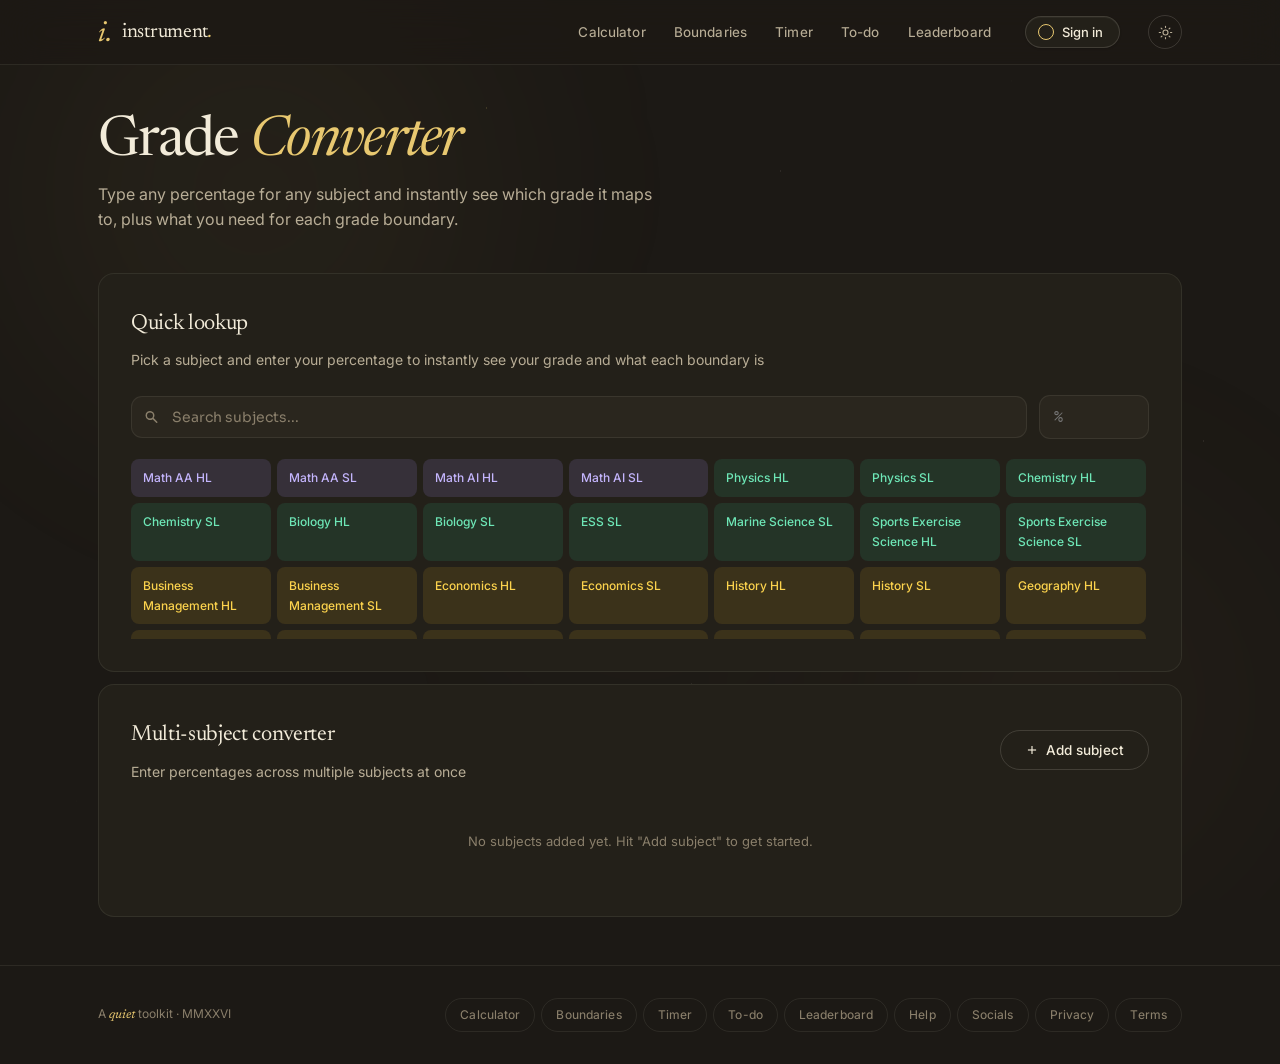
<file: converter.html>
<!DOCTYPE html>
<html lang="en">
<head>
<meta charset="UTF-8">
<meta name="viewport" content="width=device-width, initial-scale=1.0">
  <link rel="icon" type="image/svg+xml" href="favicon.svg">
  <meta name="theme-color" content="#7c6dfa">
  <meta name="description" content="Type any percentage for any IB subject and instantly see which grade it maps to.">
  <meta property="og:title" content="Grade Converter — IBDP Tools">
  <meta property="og:description" content="Type any percentage for any IB subject and instantly see which grade it maps to.">
  <meta property="og:type" content="website">
<title>Grade Converter — IBDP Tools</title>
<link rel="preconnect" href="https://fonts.googleapis.com">
<link href="https://fonts.googleapis.com/css2?family=Sora:wght@300;400;500;600;700&family=DM+Mono:wght@400;500&display=swap" rel="stylesheet">
<link rel="stylesheet" href="shared.css">
<style>
.converter-grid{display:grid;grid-template-columns:1fr 1fr;gap:12px}
@media(max-width:540px){.converter-grid{grid-template-columns:1fr}}

.conv-card{background:var(--bg3);border:1px solid var(--bd);border-radius:14px;padding:1.25rem;transition:all .2s;position:relative}
.conv-card:focus-within{border-color:var(--ac);background:var(--bg4)}
.conv-sub-name{font-size:12px;font-weight:600;margin-bottom:10px;line-height:1.3}
.conv-pct-wrap{position:relative}
.conv-pct{width:100%;padding:10px 40px 10px 12px;background:var(--bg2);border:1px solid var(--bd);border-radius:8px;color:var(--tx);font-size:15px;font-family:'DM Mono',monospace;transition:border-color .15s}
.conv-pct:focus{outline:none;border-color:var(--ac)}
.conv-pct::placeholder{color:var(--tx3)}
.conv-pct-unit{position:absolute;right:12px;top:50%;transform:translateY(-50%);font-size:13px;color:var(--tx3);font-family:'DM Mono',monospace;pointer-events:none}
.conv-result{margin-top:8px;display:flex;align-items:center;gap:8px;min-height:32px}
.conv-grade-big{width:36px;height:36px;border-radius:50%;display:flex;align-items:center;justify-content:center;font-size:16px;font-weight:700;font-family:'DM Mono',monospace;flex-shrink:0;transition:all .2s}
.conv-detail{font-size:11px;color:var(--tx3);font-family:'DM Mono',monospace;line-height:1.5}
.conv-remove{position:absolute;top:10px;right:10px;background:none;border:none;cursor:pointer;color:var(--tx3);padding:3px;transition:color .15s;opacity:0}
.conv-card:hover .conv-remove{opacity:1}
.conv-remove:hover{color:var(--red)}

.add-conv-btn{display:flex;align-items:center;justify-content:center;gap:8px;padding:1.25rem;border:1.5px dashed var(--bd2);border-radius:14px;background:transparent;color:var(--tx3);font-size:13px;font-family:'Sora',sans-serif;font-weight:500;cursor:pointer;transition:all .2s;width:100%}
.add-conv-btn:hover{border-color:var(--ac);color:var(--ac2);background:rgba(124,109,250,0.04)}

/* Quick lookup */
.quick-card{margin-bottom:12px}
.quick-top{display:flex;align-items:center;gap:12px;margin-bottom:1.25rem;flex-wrap:wrap}
.srch-wrap{position:relative;flex:1;min-width:200px}
.srch-ic{position:absolute;left:13px;top:50%;transform:translateY(-50%);color:var(--tx3)}
.srch{width:100%;padding:11px 13px 11px 40px;background:var(--bg3);border:1px solid var(--bd);border-radius:11px;color:var(--tx);font-size:14px;font-family:'Sora',sans-serif;transition:border-color .2s}
.srch:focus{outline:none;border-color:var(--ac)}
.srch::placeholder{color:var(--tx3)}
.pct-input-big{padding:11px 14px;background:var(--bg3);border:1px solid var(--bd);border-radius:11px;color:var(--tx);font-size:15px;font-family:'DM Mono',monospace;transition:border-color .15s;width:110px}
.pct-input-big:focus{outline:none;border-color:var(--ac)}

/* Boundary table */
.boundary-card{margin-top:12px}
.btable{width:100%;border-collapse:collapse}
.btable th{font-size:11px;font-weight:600;color:var(--tx3);text-transform:uppercase;letter-spacing:.06em;padding:8px 12px;text-align:left;border-bottom:1px solid var(--bd)}
.btable td{padding:10px 12px;border-bottom:1px solid var(--bd);font-size:13px}
.btable tr:last-child td{border-bottom:none}
.btable tr:hover td{background:var(--bg3)}
.btable .cur-row td{background:rgba(124,109,250,0.08)}
.btable .cur-row td:first-child{border-left:3px solid var(--ac)}
.grade-cell{font-family:'DM Mono',monospace;font-weight:600}
.range-cell{font-family:'DM Mono',monospace;color:var(--tx2)}
.needed-cell{font-family:'DM Mono',monospace}
.needed-cell.ok{color:var(--green)}
.needed-cell.close{color:var(--amber)}
.needed-cell.far{color:var(--red)}
.needed-cell.done{color:var(--tx3)}

/* Chip grid for quick selector */
.sub-chip-grid{display:grid;grid-template-columns:repeat(auto-fill,minmax(135px,1fr));gap:6px;max-height:180px;overflow-y:auto;padding-right:3px;margin-top:10px}
.sub-chip-grid::-webkit-scrollbar{width:3px}
.sub-chip-grid::-webkit-scrollbar-thumb{background:var(--bd2);border-radius:2px}
.s-chip{padding:8px 11px;border-radius:8px;border:1.5px solid transparent;cursor:pointer;font-size:12px;font-weight:500;transition:all .15s;user-select:none}
.s-chip:hover{transform:translateY(-1px);filter:brightness(1.08)}
.s-chip.sel{border-width:2px}

.result-hero{display:flex;align-items:center;gap:16px;padding:1.25rem;background:var(--bg3);border-radius:12px;border:1px solid var(--bd);margin-bottom:12px}
.result-grade-big{width:56px;height:56px;border-radius:50%;display:flex;align-items:center;justify-content:center;font-size:24px;font-weight:700;font-family:'DM Mono',monospace;flex-shrink:0;transition:all .3s}
.result-text{flex:1}
.result-subject{font-size:14px;font-weight:600;margin-bottom:2px}
.result-pct{font-size:13px;color:var(--tx2);font-family:'DM Mono',monospace}
.result-desc{font-size:12px;color:var(--tx3);margin-top:4px}

/* Modal */
.modal-overlay{position:fixed;inset:0;background:rgba(0,0,0,0.7);z-index:200;display:flex;align-items:center;justify-content:center;padding:1rem;backdrop-filter:blur(4px)}
.modal{background:var(--bg2);border:1px solid var(--bd2);border-radius:18px;padding:1.5rem;width:100%;max-width:520px;max-height:80vh;display:flex;flex-direction:column}
.modal-title{font-size:16px;font-weight:600;margin-bottom:12px;color:var(--tx)}
.modal-srch{width:100%;padding:10px 13px;background:var(--bg3);border:1px solid var(--bd);border-radius:10px;color:var(--tx);font-size:14px;font-family:'Sora',sans-serif;margin-bottom:12px}
.modal-srch:focus{outline:none;border-color:var(--ac)}
.modal-srch::placeholder{color:var(--tx3)}
.modal-chips{display:grid;grid-template-columns:repeat(auto-fill,minmax(135px,1fr));gap:6px;overflow-y:auto;flex:1}
.modal-chips::-webkit-scrollbar{width:3px}
.modal-chips::-webkit-scrollbar-thumb{background:var(--bd2);border-radius:2px}
.mchip{padding:9px 12px;border-radius:8px;cursor:pointer;font-size:12px;font-weight:500;transition:all .15s}
.mchip:hover{transform:translateY(-1px)}
</style>
</head>
<body>
<div id="navPlaceholder"></div>
<div class="page-wrap">

  <div class="page-hero">
    <div class="page-title">Grade <span>Converter</span></div>
    <div class="page-sub">Type any percentage for any subject and instantly see which grade it maps to, plus what you need for each grade boundary.</div>
  </div>

  <!-- Quick lookup tool -->
  <div class="card quick-card">
    <div class="c-title">Quick lookup</div>
    <div class="c-sub">Pick a subject and enter your percentage to instantly see your grade and what each boundary is</div>

    <div class="quick-top">
      <div class="srch-wrap">
        <svg class="srch-ic" width="15" height="15" viewBox="0 0 20 20" fill="currentColor"><path fill-rule="evenodd" d="M8 4a4 4 0 100 8 4 4 0 000-8zM2 8a6 6 0 1110.89 3.476l4.817 4.817a1 1 0 01-1.414 1.414l-4.816-4.816A6 6 0 012 8z" clip-rule="evenodd"/></svg>
        <input class="srch" type="text" id="quickSrch" placeholder="Search subjects..." oninput="filterQuickChips(this.value)">
      </div>
      <div style="position:relative">
        <input class="pct-input-big" type="number" min="0" max="100" step="0.1" id="quickPct" placeholder="%" oninput="updateQuick()">
      </div>
    </div>

    <div class="sub-chip-grid" id="quickChips"></div>

    <div id="quickResult" style="display:none;margin-top:1rem">
      <div class="result-hero">
        <div class="result-grade-big" id="bigGrade"></div>
        <div class="result-text">
          <div class="result-subject" id="bigSubject"></div>
          <div class="result-pct" id="bigPct"></div>
          <div class="result-desc" id="bigDesc"></div>
        </div>
      </div>
    </div>
  </div>

  <!-- Boundary table -->
  <div class="card boundary-card" id="boundaryCard" style="display:none">
    <div class="c-title" id="boundaryTitle">Grade boundaries</div>
    <div class="c-sub">All 7 grade boundaries and what you still need to reach each one</div>
    <table class="btable" id="boundaryTable"></table>
  </div>

  <!-- Multi-subject converter -->
  <div class="card" style="margin-top:12px">
    <div class="top-bar" style="display:flex;align-items:center;justify-content:space-between;flex-wrap:wrap;gap:10px;margin-bottom:1rem">
      <div>
        <div class="c-title">Multi-subject converter</div>
        <div class="c-sub" style="margin-bottom:0">Enter percentages across multiple subjects at once</div>
      </div>
      <button class="btn" onclick="openMultiModal()">
        <svg width="14" height="14" viewBox="0 0 24 24" fill="none" stroke="currentColor" stroke-width="2"><line x1="12" y1="5" x2="12" y2="19"/><line x1="5" y1="12" x2="19" y2="12"/></svg>
        Add subject
      </button>
    </div>

    <div class="converter-grid" id="convGrid">
      <div class="empty-placeholder" style="grid-column:1/-1;text-align:center;padding:2rem;color:var(--tx3);font-size:13px">
        No subjects added yet. Hit "Add subject" to get started.
      </div>
    </div>
  </div>

</div>

<!-- Multi modal -->
<div class="modal-overlay" id="multiModal" style="display:none" onclick="if(event.target===this)closeMultiModal()">
  <div class="modal">
    <div class="modal-title">Pick a subject</div>
    <input class="modal-srch" type="text" placeholder="Search..." oninput="filterMultiModal(this.value)" id="multiModalSrch">
    <div class="modal-chips" id="multiModalChips"></div>
    <button class="btn" style="margin-top:12px" onclick="closeMultiModal()">Cancel</button>
  </div>
</div>

<div id="footPlaceholder"></div>
<script src="shared.js"></script>
<script>
document.getElementById('navPlaceholder').innerHTML = buildNav('converter.html');
document.getElementById('footPlaceholder').innerHTML = buildFooter();

/* Quick lookup state */
let quickSub = '';

function renderQuickChips(filter) {
  const f = filter ? ALL_SUBJECTS.filter(n => n.toLowerCase().includes(filter.toLowerCase())) : ALL_SUBJECTS;
  document.getElementById('quickChips').innerHTML = f.map(name => {
    const c = colOf(name);
    const sel = name === quickSub;
    const esc = name.replace(/&/g,'&amp;').replace(/"/g,'&quot;');
    return `<div class="s-chip${sel ? ' sel' : ''}" style="background:${c.bg};border-color:${sel ? c.bo : 'transparent'};${sel ? 'box-shadow:0 0 0 1px '+c.bo+';' : ''}" data-name="${esc}" onclick="pickQuickSub(this)">
      <span style="color:${c.tx}">${name}</span>
    </div>`;
  }).join('');
}
function filterQuickChips(v) { renderQuickChips(v); }
function pickQuickSub(el) {
  quickSub = el.dataset.name.replace(/&amp;/g,'&').replace(/&quot;/g,'"');
  renderQuickChips(document.getElementById('quickSrch').value);
  updateQuick();
}
function updateQuick() {
  if (!quickSub || !BOUNDS[quickSub]) return;
  const pctVal = document.getElementById('quickPct').value;
  const pct = parseFloat(pctVal);
  const b = BOUNDS[quickSub];
  const c = colOf(quickSub);

  /* Show result hero */
  const g = !isNaN(pct) ? getGrade(pct, b) : 0;
  document.getElementById('quickResult').style.display = !isNaN(pct) ? 'block' : 'none';
  if (!isNaN(pct)) {
    const bigG = document.getElementById('bigGrade');
    bigG.className = `result-grade-big gc${g}`;
    bigG.textContent = g;
    document.getElementById('bigSubject').textContent = quickSub;
    document.getElementById('bigPct').textContent = pct.toFixed(1) + '%';
    const nextBound = g < 7 ? b[g] : null;
    const toNext = nextBound !== null ? (nextBound - pct).toFixed(1) : null;
    document.getElementById('bigDesc').textContent = g === 7
      ? 'Maximum grade achieved!'
      : `${toNext}% away from grade ${g + 1}`;
  }

  /* Show boundary table */
  const card = document.getElementById('boundaryCard');
  card.style.display = 'block';
  document.getElementById('boundaryTitle').textContent = quickSub + '  -  grade boundaries';
  const rows = [7,6,5,4,3,2,1].map(grade => {
    const from = b[grade - 1];
    const to = grade < 7 ? b[grade] - 0.1 : 100;
    const isCur = !isNaN(pct) && g === grade;
    const needed = !isNaN(pct) ? from - pct : null;
    let neededCell, cls = '';
    if (needed === null) { neededCell = ' - '; }
    else if (needed <= 0) { neededCell = 'Done'; cls = 'done'; }
    else if (needed <= 5) { neededCell = '+' + needed.toFixed(1) + '%'; cls = 'close'; }
    else if (needed <= 15) { neededCell = '+' + needed.toFixed(1) + '%'; cls = ''; }
    else { neededCell = '+' + needed.toFixed(1) + '%'; cls = 'far'; }
    return `<tr${isCur ? ' class="cur-row"' : ''}>
      <td><div class="g-pill gc${grade}" style="width:28px;height:28px;font-size:13px">${grade}</div></td>
      <td class="range-cell">${from.toFixed(0)}%  -  ${to.toFixed(0)}%</td>
      <td class="needed-cell ${cls}">${neededCell}</td>
    </tr>`;
  }).join('');
  document.getElementById('boundaryTable').innerHTML = `<thead><tr>
    <th>Grade</th><th>Boundary</th><th>You need${!isNaN(pct) ? ' (from '+pct.toFixed(1)+'%)' : ''}</th>
  </tr></thead><tbody>${rows}</tbody>`;
}

/* Multi converter */
let convSubs = [];
function renderConvGrid() {
  const grid = document.getElementById('convGrid');
  if (!convSubs.length) {
    grid.innerHTML = '<div class="empty-placeholder" style="grid-column:1/-1;text-align:center;padding:2rem;color:var(--tx3);font-size:13px">No subjects added yet. Hit "Add subject" to get started.</div>';
    return;
  }
  grid.innerHTML = convSubs.map((s, i) => {
    const c = colOf(s.name);
    const pct = parseFloat(s.pct);
    const g = !isNaN(pct) && BOUNDS[s.name] ? getGrade(pct, BOUNDS[s.name]) : 0;
    const b = BOUNDS[s.name];
    const toNext = g > 0 && g < 7 && !isNaN(pct) ? (b[g] - pct).toFixed(1) : null;
    return `<div class="conv-card" style="${g > 0 ? 'border-color:'+c.bo+';background:'+c.bg : ''}">
      <button class="conv-remove" onclick="removeConv(${i})">
        <svg width="13" height="13" viewBox="0 0 24 24" fill="none" stroke="currentColor" stroke-width="2"><line x1="18" y1="6" x2="6" y2="18"/><line x1="6" y1="6" x2="18" y2="18"/></svg>
      </button>
      <div class="conv-sub-name" style="color:${c.tx}">${s.name}</div>
      <div class="conv-pct-wrap">
        <input class="conv-pct" type="number" min="0" max="100" step="0.1" value="${s.pct}" placeholder="Enter %" oninput="updateConv(${i},this.value)">
        <span class="conv-pct-unit">%</span>
      </div>
      <div class="conv-result">
        ${g > 0 ? `<div class="conv-grade-big gc${g}">${g}</div>
          <div class="conv-detail">${isNaN(pct)?'':`${pct.toFixed(1)}% . ${g===7?'Max grade':toNext+'% to grade '+(g+1)}`}</div>` : '<div class="conv-detail" style="color:var(--tx3)">Enter a percentage above</div>'}
      </div>
    </div>`;
  }).join('');
}
function updateConv(i, val) {
  const n = parseFloat(val);
  convSubs[i].pct = isNaN(n) ? '' : Math.min(100, Math.max(0, n)).toString();
  renderConvGrid();
}
function removeConv(i) { convSubs.splice(i, 1); renderConvGrid(); }

function openMultiModal() {
  document.getElementById('multiModal').style.display = 'flex';
  document.getElementById('multiModalSrch').value = '';
  renderMultiModal('');
  setTimeout(() => document.getElementById('multiModalSrch').focus(), 50);
}
function closeMultiModal() { document.getElementById('multiModal').style.display = 'none'; }
function filterMultiModal(v) { renderMultiModal(v); }
function renderMultiModal(filter) {
  const taken = convSubs.map(s => s.name);
  const names = filter ? ALL_SUBJECTS.filter(n => n.toLowerCase().includes(filter.toLowerCase())) : ALL_SUBJECTS;
  document.getElementById('multiModalChips').innerHTML = names.map(name => {
    const c = colOf(name);
    const dis = taken.includes(name);
    const esc = name.replace(/&/g,'&amp;').replace(/"/g,'&quot;');
    return `<div class="mchip" style="background:${c.bg};opacity:${dis?0.35:1};cursor:${dis?'not-allowed':'pointer'}" data-name="${esc}" onclick="${dis?'':'pickMultiSub(this)'}">
      <span style="color:${c.tx}">${name}</span>
    </div>`;
  }).join('');
}
function pickMultiSub(el) {
  const name = el.dataset.name.replace(/&amp;/g,'&').replace(/&quot;/g,'"');
  convSubs.push({ name, pct: '' });
  closeMultiModal();
  renderConvGrid();
}

/* Init */
renderQuickChips('');
renderConvGrid();
</script>
</body>
</html>
</file>
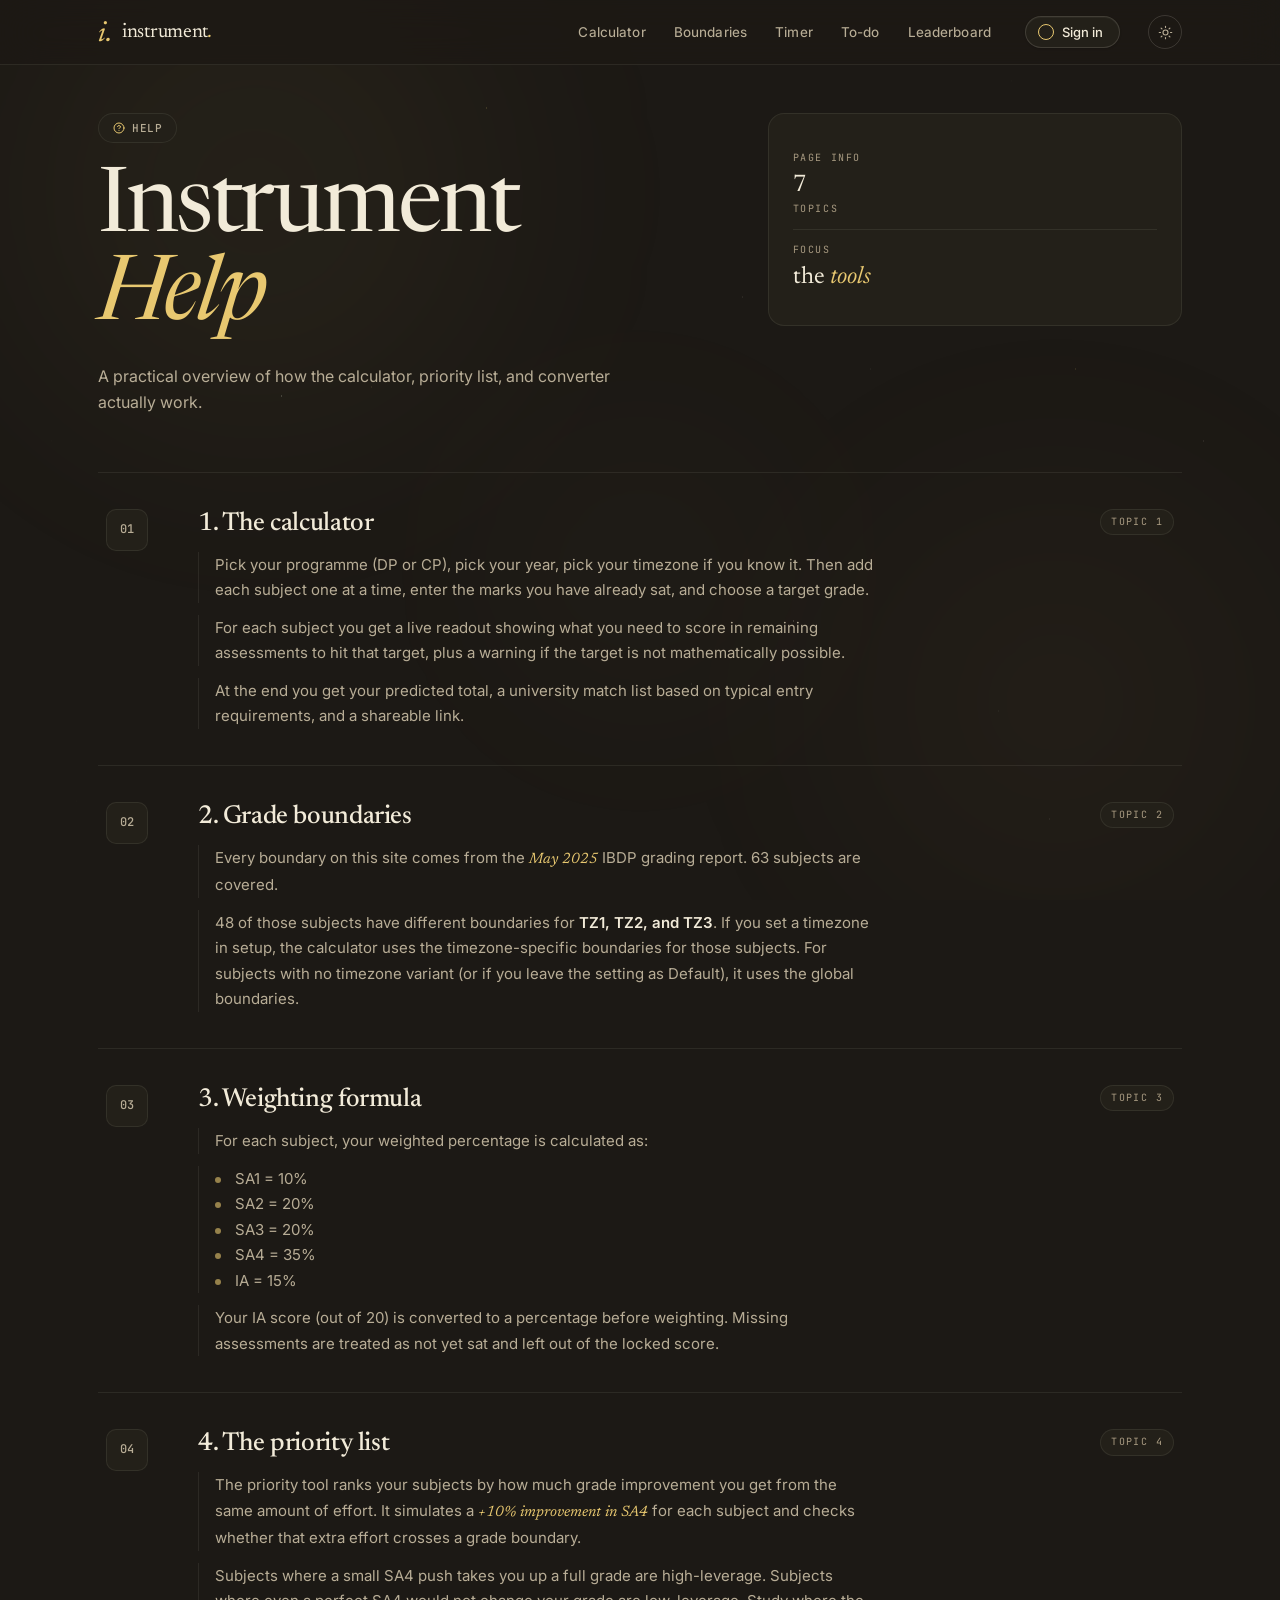
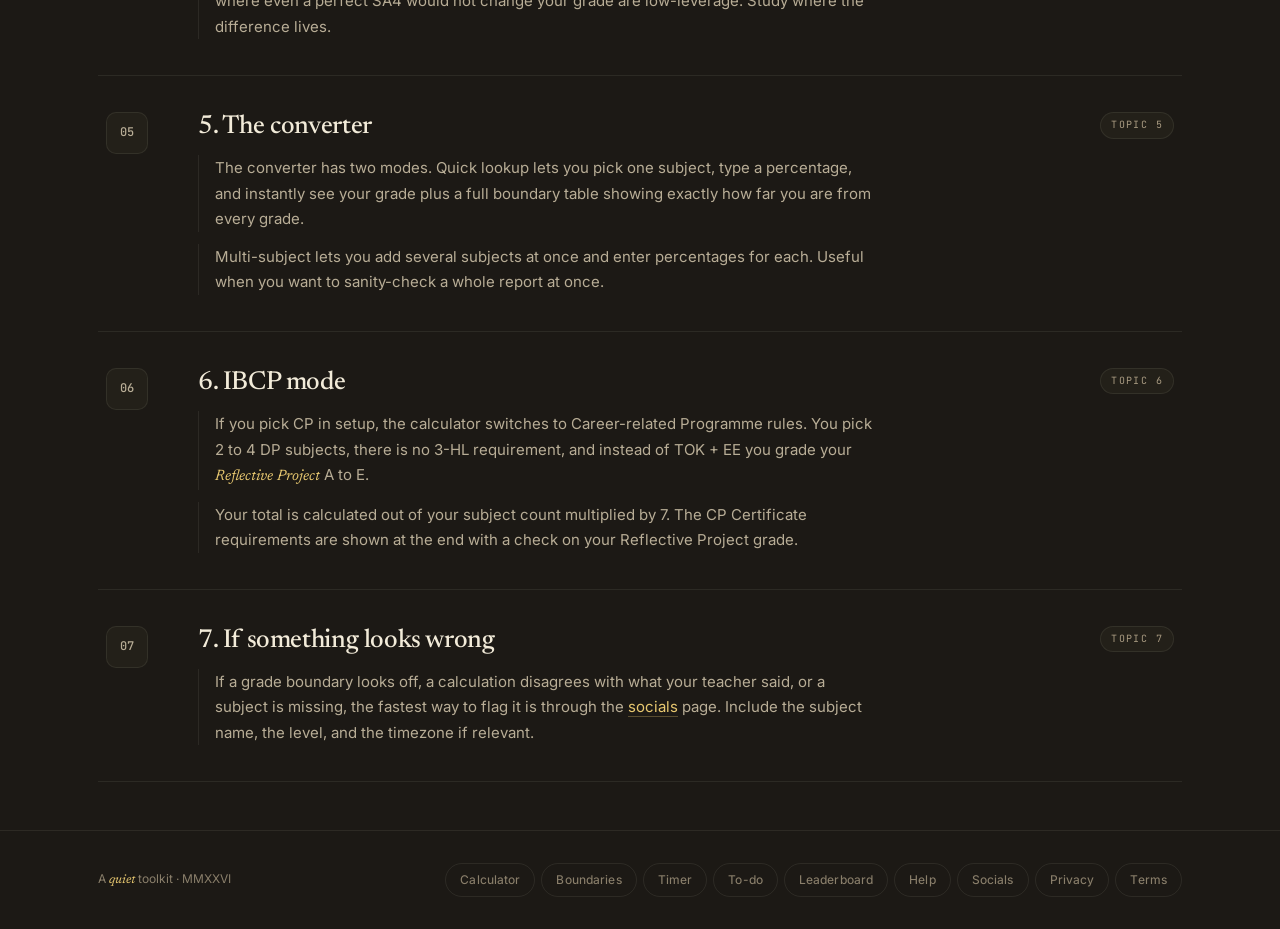
<file: help.html>
<!DOCTYPE html>
<html lang="en" data-theme="dark">
<head>
<meta charset="UTF-8">
<meta name="viewport" content="width=device-width, initial-scale=1.0">
<link rel="icon" type="image/svg+xml" href="favicon.svg">
<meta name="theme-color" content="#1c1915">
<title>Instrument Help - instrument.</title>
<link rel="preconnect" href="https://fonts.googleapis.com">
<link href="https://fonts.googleapis.com/css2?family=Newsreader:ital,opsz,wght@0,6..72,400;0,6..72,500;1,6..72,400;1,6..72,500&family=Inter:wght@300;400;450;500;600&family=JetBrains+Mono:wght@400;500&display=swap" rel="stylesheet">
<link rel="stylesheet" href="shared.css">
<style>
.legal-hero{display:grid;grid-template-columns:1.5fr 1fr;gap:3rem;align-items:start;margin-bottom:3.5rem}
@media(max-width:720px){.legal-hero{grid-template-columns:1fr;gap:2rem}}
.legal-pill{display:inline-flex;align-items:center;gap:7px;padding:5px 14px;background:var(--bg-card);border:1px solid var(--bd);border-radius:100px;font-size:11px;font-weight:500;color:var(--ink2);margin-bottom:1.5rem;letter-spacing:0.05em;text-transform:uppercase;font-family:'JetBrains Mono',monospace}
.legal-pill svg{color:var(--accent)}
.legal-title{font-family:'Newsreader',serif;font-size:clamp(48px,7vw,92px);line-height:0.98;letter-spacing:-0.035em;font-weight:400;margin-bottom:1.25rem}
.legal-title em{font-style:italic;color:var(--accent)}
.legal-sub{font-size:16px;color:var(--ink2);line-height:1.65;max-width:520px}
.legal-info{background:var(--bg-card);border:1px solid var(--bd);border-radius:16px;padding:1.5rem}
.info-block{padding:0.75rem 0;border-bottom:1px solid var(--bd)}
.info-block:last-child{border-bottom:none}
.info-label{font-family:'JetBrains Mono',monospace;font-size:10px;text-transform:uppercase;letter-spacing:0.16em;color:var(--muted);margin-bottom:6px}
.info-value{font-family:'Newsreader',serif;font-size:24px;font-weight:400;line-height:1;color:var(--ink)}
.info-value em{font-style:italic;color:var(--accent)}
.info-sub{font-family:'JetBrains Mono',monospace;font-size:10px;text-transform:uppercase;letter-spacing:0.16em;color:var(--muted);margin-top:4px}

.clauses{display:flex;flex-direction:column;border-top:1px solid var(--bd)}
.clause{display:grid;grid-template-columns:60px 1fr auto;gap:2rem;padding:2.25rem 0.5rem;border-bottom:1px solid var(--bd);align-items:start}
@media(max-width:720px){.clause{grid-template-columns:auto 1fr;gap:0.75rem 1rem}.clause-tag{grid-row:1;grid-column:2;justify-self:end}.clause-body{grid-column:1/-1}}
.clause-num{width:42px;height:42px;border-radius:10px;background:var(--bg-card);border:1px solid var(--bd);display:flex;align-items:center;justify-content:center;font-family:'JetBrains Mono',monospace;font-size:12px;font-weight:500;color:var(--ink2)}
.clause-body{padding-left:0}
.clause-title{font-family:'Newsreader',serif;font-size:26px;font-weight:500;letter-spacing:-0.015em;line-height:1.2;margin-bottom:0.75rem;color:var(--ink)}
.clause-body p{font-size:15px;color:var(--ink2);line-height:1.7;margin-bottom:0.75rem;max-width:680px;padding-left:1rem;border-left:1px solid var(--bd)}
.clause-body p:last-child{margin-bottom:0}
.clause-body ul{list-style:none;padding-left:1rem;border-left:1px solid var(--bd);margin-bottom:0.75rem}
.clause-body li{font-size:15px;color:var(--ink2);line-height:1.7;padding-left:1.25rem;position:relative;max-width:680px}
.clause-body li::before{content:'';position:absolute;left:0;top:0.75em;width:6px;height:6px;border-radius:50%;background:var(--accent);opacity:0.6}
.clause-body strong{color:var(--ink);font-weight:600}
.clause-body em{font-family:'Newsreader',serif;font-style:italic;color:var(--accent);font-weight:400}
.clause-body a{color:var(--accent);text-decoration:none;border-bottom:1px solid rgba(232,200,112,0.3);transition:border-color .15s}
.clause-body a:hover{border-bottom-color:var(--accent)}
.clause-tag{font-family:'JetBrains Mono',monospace;font-size:10px;text-transform:uppercase;letter-spacing:0.14em;color:var(--muted);padding:4px 10px;background:var(--bg-card);border:1px solid var(--bd);border-radius:100px;white-space:nowrap}
</style>
</head>
<body>

<div id="navHost"></div>

<div class="page-wrap">
  <div class="legal-hero">
    <div>
      <div class="legal-pill">
        <svg width="12" height="12" viewBox="0 0 24 24" fill="none" stroke="currentColor" stroke-width="2" stroke-linecap="round" stroke-linejoin="round"><circle cx="12" cy="12" r="10"/><path d="M9.09 9a3 3 0 0 1 5.83 1c0 2-3 3-3 3"/><line x1="12" y1="17" x2="12.01" y2="17"/></svg>
        Help
      </div>
      <h1 class="legal-title">Instrument<br><em>Help</em></h1>
      <p class="legal-sub">A practical overview of how the calculator, priority list, and converter actually work.</p>
    </div>
    <div class="legal-info">
      <div class="info-block">
        <div class="info-label">Page info</div>
        <div class="info-value">7</div>
        <div class="info-sub">Topics</div>
      </div>
      <div class="info-block">
        <div class="info-label">Focus</div>
        <div class="info-value">the <em>tools</em></div>
      </div>
    </div>
  </div>

  <div class="clauses">
    <div class="clause">
      <div class="clause-num">01</div>
      <div class="clause-body">
        <div class="clause-title">1. The calculator</div>
        <p>Pick your programme (DP or CP), pick your year, pick your timezone if you know it. Then add each subject one at a time, enter the marks you have already sat, and choose a target grade.</p>
<p>For each subject you get a live readout showing what you need to score in remaining assessments to hit that target, plus a warning if the target is not mathematically possible.</p>
<p>At the end you get your predicted total, a university match list based on typical entry requirements, and a shareable link.</p>
      </div>
      <div class="clause-tag">topic 1</div>
    </div>
    <div class="clause">
      <div class="clause-num">02</div>
      <div class="clause-body">
        <div class="clause-title">2. Grade boundaries</div>
        <p>Every boundary on this site comes from the <em>May 2025</em> IBDP grading report. 63 subjects are covered.</p>
<p>48 of those subjects have different boundaries for <strong>TZ1, TZ2, and TZ3</strong>. If you set a timezone in setup, the calculator uses the timezone-specific boundaries for those subjects. For subjects with no timezone variant (or if you leave the setting as Default), it uses the global boundaries.</p>
      </div>
      <div class="clause-tag">topic 2</div>
    </div>
    <div class="clause">
      <div class="clause-num">03</div>
      <div class="clause-body">
        <div class="clause-title">3. Weighting formula</div>
        <p>For each subject, your weighted percentage is calculated as:</p>
<ul><li>SA1 = 10%</li><li>SA2 = 20%</li><li>SA3 = 20%</li><li>SA4 = 35%</li><li>IA = 15%</li></ul>
<p>Your IA score (out of 20) is converted to a percentage before weighting. Missing assessments are treated as not yet sat and left out of the locked score.</p>
      </div>
      <div class="clause-tag">topic 3</div>
    </div>
    <div class="clause">
      <div class="clause-num">04</div>
      <div class="clause-body">
        <div class="clause-title">4. The priority list</div>
        <p>The priority tool ranks your subjects by how much grade improvement you get from the same amount of effort. It simulates a <em>+10% improvement in SA4</em> for each subject and checks whether that extra effort crosses a grade boundary.</p>
<p>Subjects where a small SA4 push takes you up a full grade are high-leverage. Subjects where even a perfect SA4 would not change your grade are low-leverage. Study where the difference lives.</p>
      </div>
      <div class="clause-tag">topic 4</div>
    </div>
    <div class="clause">
      <div class="clause-num">05</div>
      <div class="clause-body">
        <div class="clause-title">5. The converter</div>
        <p>The converter has two modes. Quick lookup lets you pick one subject, type a percentage, and instantly see your grade plus a full boundary table showing exactly how far you are from every grade.</p>
<p>Multi-subject lets you add several subjects at once and enter percentages for each. Useful when you want to sanity-check a whole report at once.</p>
      </div>
      <div class="clause-tag">topic 5</div>
    </div>
    <div class="clause">
      <div class="clause-num">06</div>
      <div class="clause-body">
        <div class="clause-title">6. IBCP mode</div>
        <p>If you pick CP in setup, the calculator switches to Career-related Programme rules. You pick 2 to 4 DP subjects, there is no 3-HL requirement, and instead of TOK + EE you grade your <em>Reflective Project</em> A to E.</p>
<p>Your total is calculated out of your subject count multiplied by 7. The CP Certificate requirements are shown at the end with a check on your Reflective Project grade.</p>
      </div>
      <div class="clause-tag">topic 6</div>
    </div>
    <div class="clause">
      <div class="clause-num">07</div>
      <div class="clause-body">
        <div class="clause-title">7. If something looks wrong</div>
        <p>If a grade boundary looks off, a calculation disagrees with what your teacher said, or a subject is missing, the fastest way to flag it is through the <a href="socials.html">socials</a> page. Include the subject name, the level, and the timezone if relevant.</p>
      </div>
      <div class="clause-tag">topic 7</div>
    </div>
  </div>
</div>

<div id="footHost"></div>

<script src="shared.js"></script>
<script>
document.getElementById('navHost').innerHTML=buildNav('help.html');
document.getElementById('footHost').innerHTML=buildFooter();
</script>
</body>
</html>
</file>
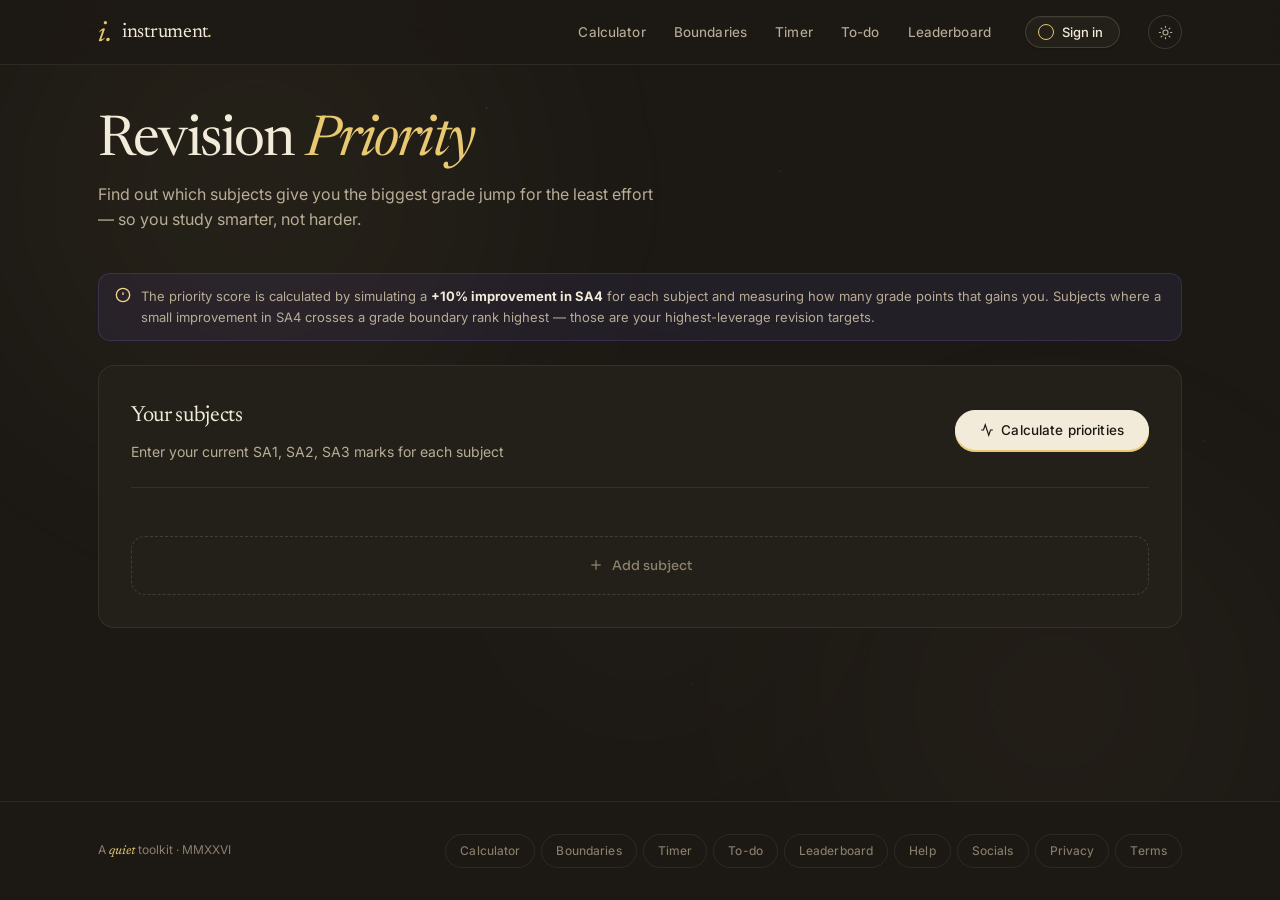
<file: priorities.html>
<!DOCTYPE html>
<html lang="en">
<head>
<meta charset="UTF-8">
<meta name="viewport" content="width=device-width, initial-scale=1.0">
  <link rel="icon" type="image/svg+xml" href="favicon.svg">
  <meta name="theme-color" content="#7c6dfa">
  <meta name="description" content="Find out which subjects give you the biggest grade jump for the least effort.">
  <meta property="og:title" content="Revision Priority — IBDP Tools">
  <meta property="og:description" content="Find out which subjects give you the biggest grade jump for the least effort.">
  <meta property="og:type" content="website">
<title>Revision Priority — IBDP Tools</title>
<link rel="preconnect" href="https://fonts.googleapis.com">
<link href="https://fonts.googleapis.com/css2?family=Sora:wght@300;400;500;600;700&family=DM+Mono:wght@400;500&display=swap" rel="stylesheet">
<link rel="stylesheet" href="shared.css">
<style>
.input-grid{display:grid;grid-template-columns:repeat(auto-fill,minmax(290px,1fr));gap:10px;margin-bottom:1.5rem}
.sub-input-card{background:var(--bg3);border:1px solid var(--bd);border-radius:14px;padding:1.25rem;transition:border-color .2s}
.sub-input-card:hover{border-color:var(--bd2)}
.sub-input-card.filled{border-color:var(--bd2)}
.sic-top{display:flex;align-items:center;justify-content:space-between;margin-bottom:12px}
.sic-name{font-size:13px;font-weight:600}
.sic-grade{width:32px;height:32px;border-radius:50%;display:flex;align-items:center;justify-content:center;font-size:14px;font-weight:700;font-family:'DM Mono',monospace;flex-shrink:0}
.sic-fields{display:grid;grid-template-columns:1fr 1fr;gap:8px}
.sic-field label{display:block;font-size:10px;color:var(--tx3);font-weight:600;text-transform:uppercase;letter-spacing:.05em;margin-bottom:4px}
.sic-field input{width:100%;padding:8px 10px;background:var(--bg2);border:1px solid var(--bd);border-radius:7px;color:var(--tx);font-size:13px;font-family:'DM Mono',monospace;transition:border-color .15s}
.sic-field input:focus{outline:none;border-color:var(--ac)}
.sic-field input::placeholder{color:var(--tx3)}

.add-sub-btn{display:flex;align-items:center;justify-content:center;gap:8px;padding:1.25rem;border:1.5px dashed var(--bd2);border-radius:14px;background:transparent;color:var(--tx3);font-size:13px;font-family:'Sora',sans-serif;font-weight:500;cursor:pointer;transition:all .2s;width:100%}
.add-sub-btn:hover{border-color:var(--ac);color:var(--ac2);background:rgba(124,109,250,0.04)}

/* Subject search modal */
.modal-overlay{position:fixed;inset:0;background:rgba(0,0,0,0.7);z-index:200;display:flex;align-items:center;justify-content:center;padding:1rem;backdrop-filter:blur(4px)}
.modal{background:var(--bg2);border:1px solid var(--bd2);border-radius:18px;padding:1.5rem;width:100%;max-width:540px;max-height:80vh;display:flex;flex-direction:column}
.modal-title{font-size:16px;font-weight:600;margin-bottom:12px;color:var(--tx)}
.modal-srch{width:100%;padding:10px 13px;background:var(--bg3);border:1px solid var(--bd);border-radius:10px;color:var(--tx);font-size:14px;font-family:'Sora',sans-serif;margin-bottom:12px}
.modal-srch:focus{outline:none;border-color:var(--ac)}
.modal-srch::placeholder{color:var(--tx3)}
.modal-chips{display:grid;grid-template-columns:repeat(auto-fill,minmax(140px,1fr));gap:6px;overflow-y:auto;flex:1}
.modal-chips::-webkit-scrollbar{width:3px}
.modal-chips::-webkit-scrollbar-thumb{background:var(--bd2);border-radius:2px}
.mchip{padding:9px 12px;border-radius:8px;border:1.5px solid transparent;cursor:pointer;font-size:12px;font-weight:500;transition:all .15s}
.mchip:hover{transform:translateY(-1px);filter:brightness(1.08)}
.modal-close{margin-top:12px}

/* Priority results */
.priority-list{display:flex;flex-direction:column;gap:10px}
.priority-card{border-radius:14px;padding:1.25rem;border:1px solid transparent;position:relative;overflow:hidden;animation:fadeUp .4s ease both}
@keyframes fadeUp{from{opacity:0;transform:translateY(12px)}to{opacity:1;transform:translateY(0)}}
.pc-rank{position:absolute;top:1rem;right:1rem;font-size:28px;font-weight:700;font-family:'DM Mono',monospace;opacity:0.18;line-height:1}
.pc-top{display:flex;align-items:center;gap:12px;margin-bottom:10px}
.pc-name{font-size:14px;font-weight:600}
.pc-cat{font-size:11px;opacity:.7;margin-top:2px}
.pc-badges{display:flex;gap:8px;flex-wrap:wrap;margin-bottom:10px}
.pc-badge{font-size:11px;font-weight:600;padding:3px 10px;border-radius:100px;font-family:'DM Mono',monospace}
.badge-grade{background:rgba(255,255,255,0.1);color:var(--tx2)}
.badge-gain{background:rgba(34,211,160,0.15);color:var(--green)}
.badge-neutral{background:rgba(251,191,36,0.12);color:var(--amber)}
.badge-stuck{background:rgba(248,113,113,0.12);color:var(--red)}
.pc-bar-wrap{margin-bottom:6px}
.pc-bar-lbl{display:flex;justify-content:space-between;font-size:11px;color:var(--tx3);margin-bottom:4px;font-family:'DM Mono',monospace}
.pc-bar{height:6px;border-radius:100px;background:rgba(255,255,255,0.08);overflow:hidden}
.pc-fill{height:100%;border-radius:100px;transition:width .8s ease}
.pc-tip{font-size:12px;opacity:.75;line-height:1.5;margin-top:8px}

/* Empty state */
.empty-state{text-align:center;padding:3rem 1rem;color:var(--tx3)}
.empty-icon{font-size:48px;margin-bottom:12px;opacity:.4}
.empty-title{font-size:16px;font-weight:600;color:var(--tx2);margin-bottom:6px}
.empty-sub{font-size:13px;line-height:1.6}

/* Info banner */
.info-banner{background:rgba(124,109,250,0.08);border:1px solid rgba(124,109,250,0.2);border-radius:12px;padding:12px 16px;font-size:13px;color:var(--tx2);line-height:1.6;margin-bottom:1.5rem;display:flex;gap:10px;align-items:flex-start}
.info-icon{color:var(--ac2);flex-shrink:0;margin-top:1px}

.top-bar{display:flex;align-items:center;justify-content:space-between;flex-wrap:wrap;gap:10px;margin-bottom:1.5rem}
</style>
</head>
<body>
<div id="navPlaceholder"></div>

<div class="page-wrap">
  <div class="page-hero">
    <div class="page-title">Revision <span>Priority</span></div>
    <div class="page-sub">Find out which subjects give you the biggest grade jump for the least effort — so you study smarter, not harder.</div>
  </div>

  <div class="info-banner">
    <svg class="info-icon" width="16" height="16" viewBox="0 0 24 24" fill="none" stroke="currentColor" stroke-width="2"><circle cx="12" cy="12" r="10"/><line x1="12" y1="8" x2="12" y2="12"/><line x1="12" y1="16" x2="12.01" y2="16"/></svg>
    <div>The priority score is calculated by simulating a <strong style="color:var(--tx)">+10% improvement in SA4</strong> for each subject and measuring how many grade points that gains you. Subjects where a small improvement in SA4 crosses a grade boundary rank highest — those are your highest-leverage revision targets.</div>
  </div>

  <div class="card" style="margin-bottom:12px">
    <div class="top-bar">
      <div>
        <div class="c-title">Your subjects</div>
        <div class="c-sub" style="margin-bottom:0">Enter your current SA1, SA2, SA3 marks for each subject</div>
      </div>
      <button class="btn pri" onclick="calcPriorities()">
        <svg width="14" height="14" viewBox="0 0 24 24" fill="none" stroke="currentColor" stroke-width="2"><polyline points="22 12 18 12 15 21 9 3 6 12 2 12"/></svg>
        Calculate priorities
      </button>
    </div>

    <div class="sep"></div>

    <div class="input-grid" id="inputGrid"></div>

    <button class="add-sub-btn" onclick="openModal()" id="addBtn">
      <svg width="16" height="16" viewBox="0 0 24 24" fill="none" stroke="currentColor" stroke-width="2"><line x1="12" y1="5" x2="12" y2="19"/><line x1="5" y1="12" x2="19" y2="12"/></svg>
      Add subject
    </button>
  </div>

  <div id="resultsSection" style="display:none">
    <div class="card">
      <div class="c-title">Revision priority ranking</div>
      <div class="c-sub">Ranked by how much your grade improves with a 10% SA4 boost. Focus on the top subjects first.</div>
      <div class="priority-list" id="priorityList"></div>
    </div>
  </div>

  <div id="emptyResults" style="display:none">
    <div class="card">
      <div class="empty-state">
        <div class="empty-icon">&#128200;</div>
        <div class="empty-title">Add at least one subject with marks to get started</div>
        <div class="empty-sub">Enter your current SA marks above, then hit Calculate priorities.</div>
      </div>
    </div>
  </div>
</div>

<!-- Subject picker modal -->
<div class="modal-overlay" id="modal" style="display:none" onclick="if(event.target===this)closeModal()">
  <div class="modal">
    <div class="modal-title">Pick a subject</div>
    <input class="modal-srch" type="text" placeholder="Search..." oninput="filterModal(this.value)" id="modalSrch">
    <div class="modal-chips" id="modalChips"></div>
    <button class="btn modal-close" onclick="closeModal()">Cancel</button>
  </div>
</div>

<div id="footPlaceholder"></div>
<script src="shared.js"></script>
<script>
document.getElementById('navPlaceholder').innerHTML = buildNav('priorities.html');
document.getElementById('footPlaceholder').innerHTML = buildFooter();

let subs = [];
const MAX_SUBS = 6;

/* Try loading from calculator localStorage */
function tryLoadFromCalc() {
  try {
    const saved = localStorage.getItem('ibdp_subs');
    if (!saved) return;
    const parsed = JSON.parse(saved);
    const valid = parsed.filter(s => s && s.name);
    if (valid.length > 0) {
      subs = valid.map(s => ({ name: s.name, sa1: s.sa1 || '', sa2: s.sa2 || '', sa3: s.sa3 || '', sa4: s.sa4 || '', ia: s.ia || '' }));
      renderInputs();
    }
  } catch(e) {}
}

function renderInputs() {
  const grid = document.getElementById('inputGrid');
  const addBtn = document.getElementById('addBtn');
  grid.innerHTML = subs.map((s, i) => {
    const c = colOf(s.name);
    const pct = calcW(s);
    const g = BOUNDS[s.name] ? getGrade(pct, BOUNDS[s.name]) : 0;
    const hasMark = s.sa1 || s.sa2 || s.sa3;
    return `<div class="sub-input-card${hasMark ? ' filled' : ''}" id="sic_${i}" style="border-color:${hasMark ? c.bo : ''}">
      <div class="sic-top">
        <div>
          <div class="sic-name" style="color:${c.tx}">${s.name}</div>
          <div style="font-size:10px;color:var(--tx3);margin-top:2px">${CAT_NAMES[catOf(s.name)]}</div>
        </div>
        <div style="display:flex;align-items:center;gap:8px">
          <div class="sic-grade gc${g}" id="pill_${i}" style="display:${g > 0 ? 'flex' : 'none'}">${g > 0 ? g : ''}</div>
          <button onclick="removeSub(${i})" style="background:none;border:none;cursor:pointer;color:var(--tx3);padding:4px;transition:color .15s" onmouseover="this.style.color='var(--red)'" onmouseout="this.style.color='var(--tx3)'">
            <svg width="14" height="14" viewBox="0 0 24 24" fill="none" stroke="currentColor" stroke-width="2"><line x1="18" y1="6" x2="6" y2="18"/><line x1="6" y1="6" x2="18" y2="18"/></svg>
          </button>
        </div>
      </div>
      <div class="sic-fields">
        <div class="sic-field"><label>SA1 <span style="color:var(--tx3)">%</span></label><input type="number" min="0" max="100" step="0.1" value="${s.sa1}" placeholder="0-100" oninput="updateMark(${i},'sa1',this.value)"></div>
        <div class="sic-field"><label>SA2 <span style="color:var(--tx3)">%</span></label><input type="number" min="0" max="100" step="0.1" value="${s.sa2}" placeholder="0-100" oninput="updateMark(${i},'sa2',this.value)"></div>
        <div class="sic-field"><label>SA3 <span style="color:var(--tx3)">%</span></label><input type="number" min="0" max="100" step="0.1" value="${s.sa3}" placeholder="0-100" oninput="updateMark(${i},'sa3',this.value)"></div>
        <div class="sic-field"><label>SA4 <span style="color:var(--tx3)">%</span></label><input type="number" min="0" max="100" step="0.1" value="${s.sa4}" placeholder="0-100" oninput="updateMark(${i},'sa4',this.value)"></div>
      </div>
    </div>`;
  }).join('');
  addBtn.style.display = subs.length >= MAX_SUBS ? 'none' : 'flex';
}

function updateMark(i, field, val) {
  const n = parseFloat(val);
  subs[i][field] = isNaN(n) ? '' : Math.min(100, Math.max(0, n)).toString();
  refreshGradePill(i);
}

function refreshGradePill(i) {
  const s = subs[i];
  if (!s || !BOUNDS[s.name]) return;
  const pct = calcW(s);
  const g = getGrade(pct, BOUNDS[s.name]);
  const pill = document.getElementById('pill_' + i);
  if (!pill) return;
  pill.className = 'sic-grade gc' + g;
  pill.textContent = g;
  pill.style.display = (s.sa1 || s.sa2 || s.sa3 || s.sa4) ? 'flex' : 'none';
  /* Also update border colour */
  const card = document.getElementById('sic_' + i);
  const c = colOf(s.name);
  if (card) card.style.borderColor = (s.sa1 || s.sa2 || s.sa3 || s.sa4) ? c.bo : '';
}

function removeSub(i) {
  subs.splice(i, 1);
  renderInputs();
  document.getElementById('resultsSection').style.display = 'none';
}

function openModal() {
  document.getElementById('modal').style.display = 'flex';
  document.getElementById('modalSrch').value = '';
  renderModalChips('');
  setTimeout(() => document.getElementById('modalSrch').focus(), 50);
}
function closeModal() { document.getElementById('modal').style.display = 'none'; }

function renderModalChips(filter) {
  const taken = subs.map(s => s.name);
  const names = filter ? ALL_SUBJECTS.filter(n => n.toLowerCase().includes(filter.toLowerCase())) : ALL_SUBJECTS;
  document.getElementById('modalChips').innerHTML = names.map(name => {
    const c = colOf(name);
    const dis = taken.includes(name);
    const esc = name.replace(/&/g,'&amp;').replace(/"/g,'&quot;');
    return `<div class="mchip${dis ? ' dis' : ''}" style="background:${c.bg};border-color:transparent;opacity:${dis ? 0.35 : 1};cursor:${dis ? 'not-allowed' : 'pointer'}" data-name="${esc}" onclick="${dis ? '' : 'pickSubject(this)'}">
      <span style="color:${c.tx}">${name}</span>
    </div>`;
  }).join('');
}

function filterModal(val) { renderModalChips(val); }

function pickSubject(el) {
  const name = el.dataset.name.replace(/&amp;/g,'&').replace(/&quot;/g,'"');
  subs.push({ name, sa1:'', sa2:'', sa3:'', sa4:'', ia:'' });
  closeModal();
  renderInputs();
}

function calcPriorities() {
  const valid = subs.filter(s => s.name && BOUNDS[s.name] && (s.sa1||s.sa2||s.sa3||s.sa4));
  document.getElementById('resultsSection').style.display = 'none';
  document.getElementById('emptyResults').style.display = 'none';

  if (!valid.length) {
    document.getElementById('emptyResults').style.display = 'block';
    document.getElementById('emptyResults').scrollIntoView({ behavior: 'smooth', block: 'start' });
    return;
  }

  const results = valid.map(s => calcPriority(s)).filter(Boolean);

  /* Sort: subjects where SA4 boost gains a grade first, then by pts to next grade boundary */
  results.sort((a, b) => {
    if (b.gradeGain !== a.gradeGain) return b.gradeGain - a.gradeGain;
    return a.ptsToNext - b.ptsToNext;
  });

  const maxEff = Math.max(...results.map(r => r.efficiency), 0.01);

  const list = document.getElementById('priorityList');
  list.innerHTML = results.map((r, i) => {
    const c = colOf(r.name);
    const delay = i * 0.06;
    const barWidth = Math.max(4, (r.efficiency / maxEff) * 100);

    let gainBadge, tipText;
    if (r.gradeGain >= 1) {
      gainBadge = `<span class="pc-badge badge-gain">+${r.gradeGain} grade${r.gradeGain>1?'s':''} with +10% SA4</span>`;
      tipText = `A 10% improvement in SA4 pushes you from a <strong>${r.curG}</strong> to a <strong>${r.newG}</strong>. This is your highest leverage right now  -  prioritise it.`;
    } else if (r.ptsToNext < 8) {
      gainBadge = `<span class="pc-badge badge-neutral">Close to next grade (${r.ptsToNext.toFixed(1)}% away)</span>`;
      tipText = `You need <strong>${r.ptsToNext.toFixed(1)}%</strong> more to reach grade ${r.curG + 1}. You're very close  -  a strong SA4 can push you over.`;
    } else {
      gainBadge = `<span class="pc-badge badge-stuck">${r.ptsToNext.toFixed(1)}% to next grade</span>`;
      tipText = `You're currently at ${r.curPct.toFixed(1)}% (grade ${r.curG}). There's work to do, but sustained effort in SA4 will get you there.`;
    }

    return `<div class="priority-card" style="background:${c.bg};border-color:${c.bo};animation-delay:${delay}s">
      <div class="pc-rank">${i+1}</div>
      <div class="pc-top">
        <div class="g-pill gc${r.curG}">${r.curG}</div>
        <div>
          <div class="pc-name" style="color:${c.tx}">${r.name}</div>
          <div class="pc-cat" style="color:${c.tx}">${CAT_NAMES[catOf(r.name)]} &middot; Current: ${r.curPct.toFixed(1)}%</div>
        </div>
      </div>
      <div class="pc-badges">${gainBadge}</div>
      <div class="pc-bar-wrap">
        <div class="pc-bar-lbl"><span style="color:${c.tx}">Priority score</span><span style="color:${c.tx}">${r.efficiency > 0 ? r.efficiency.toFixed(1) : '0'}</span></div>
        <div class="pc-bar"><div class="pc-fill" style="width:${barWidth}%;background:${c.bo}"></div></div>
      </div>
      <div class="pc-tip" style="color:${c.tx}">${tipText}</div>
    </div>`;
  }).join('');

  document.getElementById('resultsSection').style.display = 'block';
  document.getElementById('resultsSection').scrollIntoView({ behavior: 'smooth', block: 'start' });
}

tryLoadFromCalc();
if (!subs.length) renderInputs();
</script>
</body>
</html>
</file>
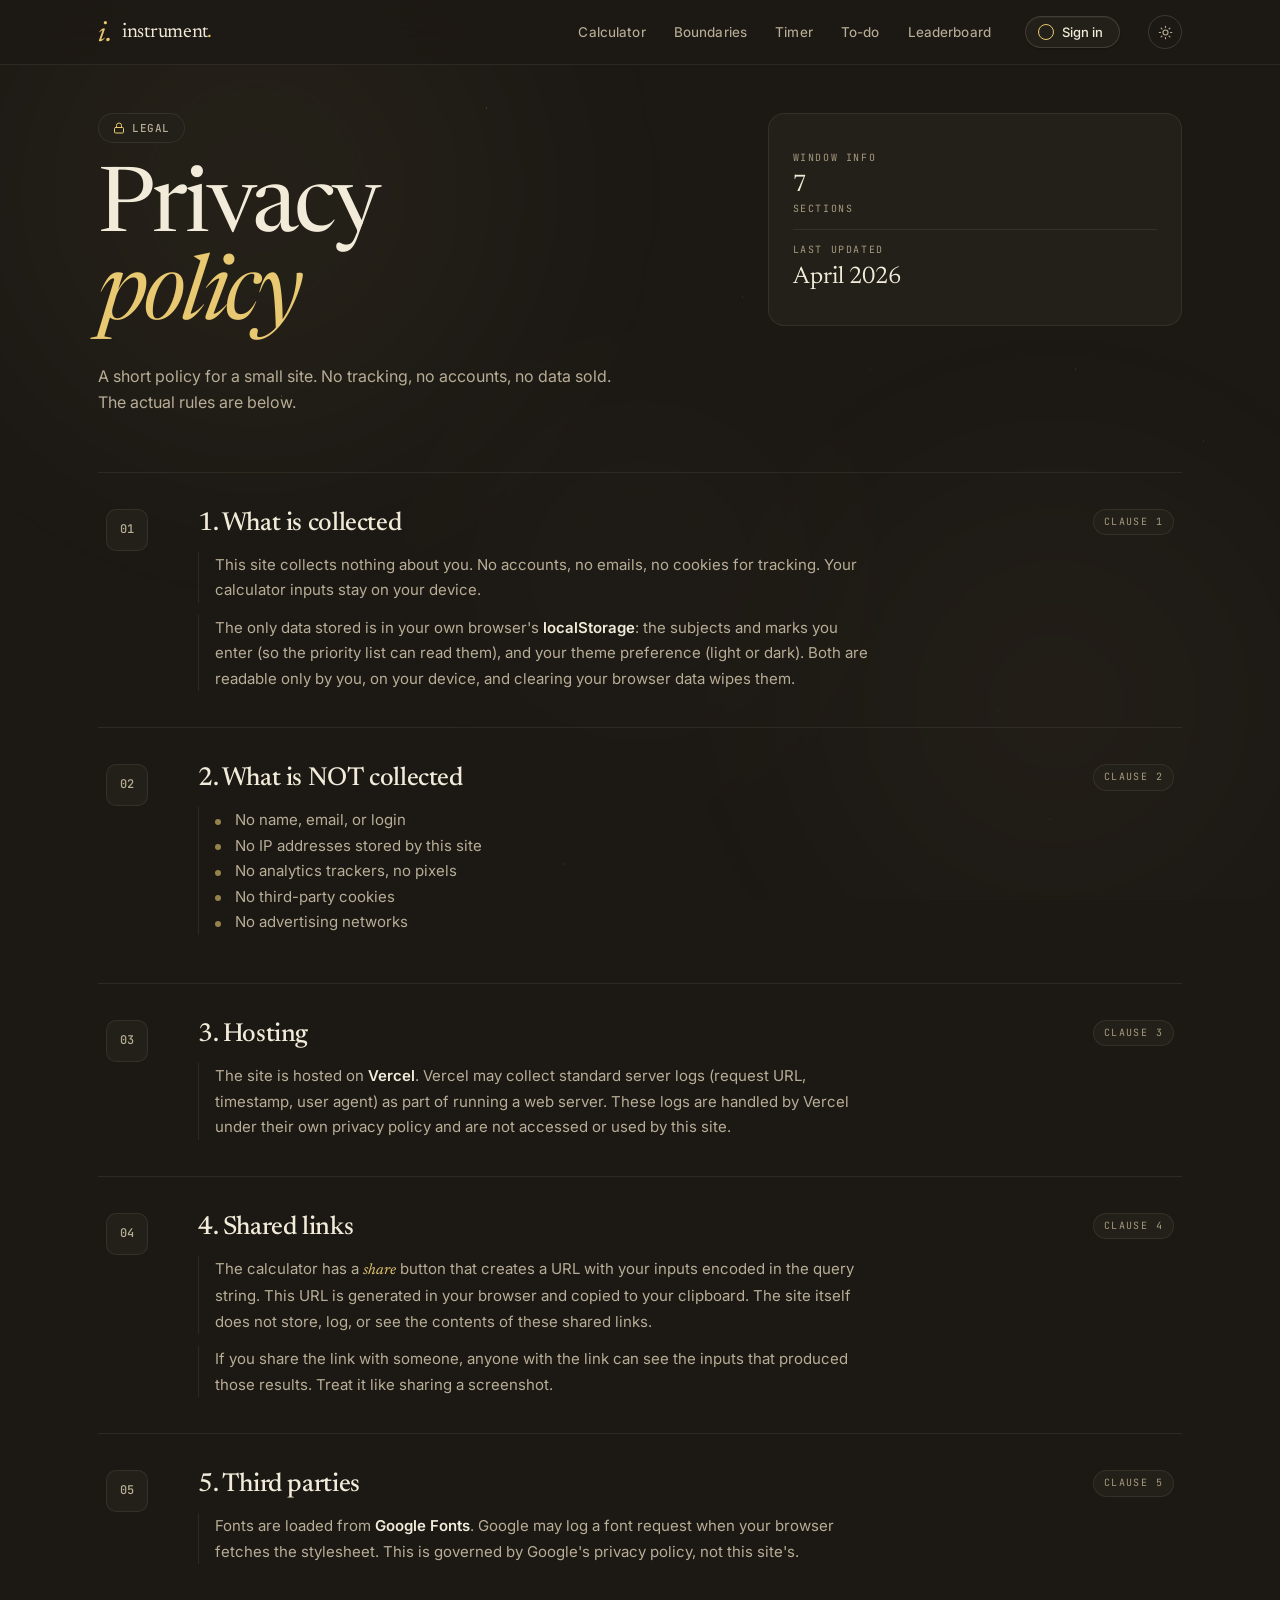
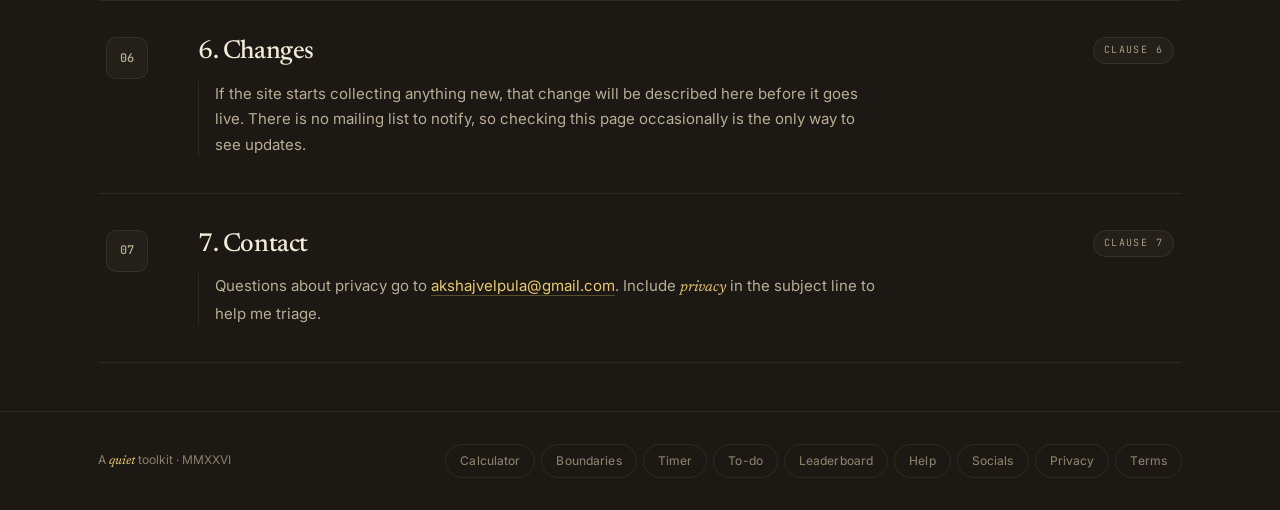
<file: privacy.html>
<!DOCTYPE html>
<html lang="en" data-theme="dark">
<head>
<meta charset="UTF-8">
<meta name="viewport" content="width=device-width, initial-scale=1.0">
<link rel="icon" type="image/svg+xml" href="favicon.svg">
<meta name="theme-color" content="#1c1915">
<title>Privacy policy - instrument.</title>
<link rel="preconnect" href="https://fonts.googleapis.com">
<link href="https://fonts.googleapis.com/css2?family=Newsreader:ital,opsz,wght@0,6..72,400;0,6..72,500;1,6..72,400;1,6..72,500&family=Inter:wght@300;400;450;500;600&family=JetBrains+Mono:wght@400;500&display=swap" rel="stylesheet">
<link rel="stylesheet" href="shared.css">
<style>
.legal-hero{display:grid;grid-template-columns:1.5fr 1fr;gap:3rem;align-items:start;margin-bottom:3.5rem}
@media(max-width:720px){.legal-hero{grid-template-columns:1fr;gap:2rem}}
.legal-pill{display:inline-flex;align-items:center;gap:7px;padding:5px 14px;background:var(--bg-card);border:1px solid var(--bd);border-radius:100px;font-size:11px;font-weight:500;color:var(--ink2);margin-bottom:1.5rem;letter-spacing:0.05em;text-transform:uppercase;font-family:'JetBrains Mono',monospace}
.legal-pill svg{color:var(--accent)}
.legal-title{font-family:'Newsreader',serif;font-size:clamp(48px,7vw,92px);line-height:0.98;letter-spacing:-0.035em;font-weight:400;margin-bottom:1.25rem}
.legal-title em{font-style:italic;color:var(--accent)}
.legal-sub{font-size:16px;color:var(--ink2);line-height:1.65;max-width:520px}
.legal-info{background:var(--bg-card);border:1px solid var(--bd);border-radius:16px;padding:1.5rem}
.info-block{padding:0.75rem 0;border-bottom:1px solid var(--bd)}
.info-block:last-child{border-bottom:none}
.info-label{font-family:'JetBrains Mono',monospace;font-size:10px;text-transform:uppercase;letter-spacing:0.16em;color:var(--muted);margin-bottom:6px}
.info-value{font-family:'Newsreader',serif;font-size:24px;font-weight:400;line-height:1;color:var(--ink)}
.info-value em{font-style:italic;color:var(--accent)}
.info-sub{font-family:'JetBrains Mono',monospace;font-size:10px;text-transform:uppercase;letter-spacing:0.16em;color:var(--muted);margin-top:4px}

.clauses{display:flex;flex-direction:column;border-top:1px solid var(--bd)}
.clause{display:grid;grid-template-columns:60px 1fr auto;gap:2rem;padding:2.25rem 0.5rem;border-bottom:1px solid var(--bd);align-items:start}
@media(max-width:720px){.clause{grid-template-columns:auto 1fr;gap:0.75rem 1rem}.clause-tag{grid-row:1;grid-column:2;justify-self:end}.clause-body{grid-column:1/-1}}
.clause-num{width:42px;height:42px;border-radius:10px;background:var(--bg-card);border:1px solid var(--bd);display:flex;align-items:center;justify-content:center;font-family:'JetBrains Mono',monospace;font-size:12px;font-weight:500;color:var(--ink2)}
.clause-body{padding-left:0}
.clause-title{font-family:'Newsreader',serif;font-size:26px;font-weight:500;letter-spacing:-0.015em;line-height:1.2;margin-bottom:0.75rem;color:var(--ink)}
.clause-body p{font-size:15px;color:var(--ink2);line-height:1.7;margin-bottom:0.75rem;max-width:680px;padding-left:1rem;border-left:1px solid var(--bd)}
.clause-body p:last-child{margin-bottom:0}
.clause-body ul{list-style:none;padding-left:1rem;border-left:1px solid var(--bd);margin-bottom:0.75rem}
.clause-body li{font-size:15px;color:var(--ink2);line-height:1.7;padding-left:1.25rem;position:relative;max-width:680px}
.clause-body li::before{content:'';position:absolute;left:0;top:0.75em;width:6px;height:6px;border-radius:50%;background:var(--accent);opacity:0.6}
.clause-body strong{color:var(--ink);font-weight:600}
.clause-body em{font-family:'Newsreader',serif;font-style:italic;color:var(--accent);font-weight:400}
.clause-body a{color:var(--accent);text-decoration:none;border-bottom:1px solid rgba(232,200,112,0.3);transition:border-color .15s}
.clause-body a:hover{border-bottom-color:var(--accent)}
.clause-tag{font-family:'JetBrains Mono',monospace;font-size:10px;text-transform:uppercase;letter-spacing:0.14em;color:var(--muted);padding:4px 10px;background:var(--bg-card);border:1px solid var(--bd);border-radius:100px;white-space:nowrap}
</style>
</head>
<body>

<div id="navHost"></div>

<div class="page-wrap">
  <div class="legal-hero">
    <div>
      <div class="legal-pill">
        <svg width="12" height="12" viewBox="0 0 24 24" fill="none" stroke="currentColor" stroke-width="2" stroke-linecap="round" stroke-linejoin="round"><rect x="3" y="11" width="18" height="11" rx="2" ry="2"/><path d="M7 11V7a5 5 0 0 1 10 0v4"/></svg>
        Legal
      </div>
      <h1 class="legal-title">Privacy<br><em>policy</em></h1>
      <p class="legal-sub">A short policy for a small site. No tracking, no accounts, no data sold. The actual rules are below.</p>
    </div>
    <div class="legal-info">
      <div class="info-block">
        <div class="info-label">Window info</div>
        <div class="info-value">7</div>
        <div class="info-sub">Sections</div>
      </div>
      <div class="info-block">
        <div class="info-label">Last updated</div>
        <div class="info-value">April 2026</div>
      </div>
    </div>
  </div>

  <div class="clauses">
    <div class="clause">
      <div class="clause-num">01</div>
      <div class="clause-body">
        <div class="clause-title">1. What is collected</div>
        <p>This site collects nothing about you. No accounts, no emails, no cookies for tracking. Your calculator inputs stay on your device.</p>
<p>The only data stored is in your own browser's <strong>localStorage</strong>: the subjects and marks you enter (so the priority list can read them), and your theme preference (light or dark). Both are readable only by you, on your device, and clearing your browser data wipes them.</p>
      </div>
      <div class="clause-tag">clause 1</div>
    </div>
    <div class="clause">
      <div class="clause-num">02</div>
      <div class="clause-body">
        <div class="clause-title">2. What is NOT collected</div>
        <ul>
<li>No name, email, or login</li>
<li>No IP addresses stored by this site</li>
<li>No analytics trackers, no pixels</li>
<li>No third-party cookies</li>
<li>No advertising networks</li>
</ul>
      </div>
      <div class="clause-tag">clause 2</div>
    </div>
    <div class="clause">
      <div class="clause-num">03</div>
      <div class="clause-body">
        <div class="clause-title">3. Hosting</div>
        <p>The site is hosted on <strong>Vercel</strong>. Vercel may collect standard server logs (request URL, timestamp, user agent) as part of running a web server. These logs are handled by Vercel under their own privacy policy and are not accessed or used by this site.</p>
      </div>
      <div class="clause-tag">clause 3</div>
    </div>
    <div class="clause">
      <div class="clause-num">04</div>
      <div class="clause-body">
        <div class="clause-title">4. Shared links</div>
        <p>The calculator has a <em>share</em> button that creates a URL with your inputs encoded in the query string. This URL is generated in your browser and copied to your clipboard. The site itself does not store, log, or see the contents of these shared links.</p>
<p>If you share the link with someone, anyone with the link can see the inputs that produced those results. Treat it like sharing a screenshot.</p>
      </div>
      <div class="clause-tag">clause 4</div>
    </div>
    <div class="clause">
      <div class="clause-num">05</div>
      <div class="clause-body">
        <div class="clause-title">5. Third parties</div>
        <p>Fonts are loaded from <strong>Google Fonts</strong>. Google may log a font request when your browser fetches the stylesheet. This is governed by Google's privacy policy, not this site's.</p>
      </div>
      <div class="clause-tag">clause 5</div>
    </div>
    <div class="clause">
      <div class="clause-num">06</div>
      <div class="clause-body">
        <div class="clause-title">6. Changes</div>
        <p>If the site starts collecting anything new, that change will be described here before it goes live. There is no mailing list to notify, so checking this page occasionally is the only way to see updates.</p>
      </div>
      <div class="clause-tag">clause 6</div>
    </div>
    <div class="clause">
      <div class="clause-num">07</div>
      <div class="clause-body">
        <div class="clause-title">7. Contact</div>
        <p>Questions about privacy go to <a href="mailto:akshajvelpula@gmail.com">akshajvelpula@gmail.com</a>. Include <em>privacy</em> in the subject line to help me triage.</p>
      </div>
      <div class="clause-tag">clause 7</div>
    </div>
  </div>
</div>

<div id="footHost"></div>

<script src="shared.js"></script>
<script>
document.getElementById('navHost').innerHTML=buildNav('privacy.html');
document.getElementById('footHost').innerHTML=buildFooter();
</script>
</body>
</html>
</file>
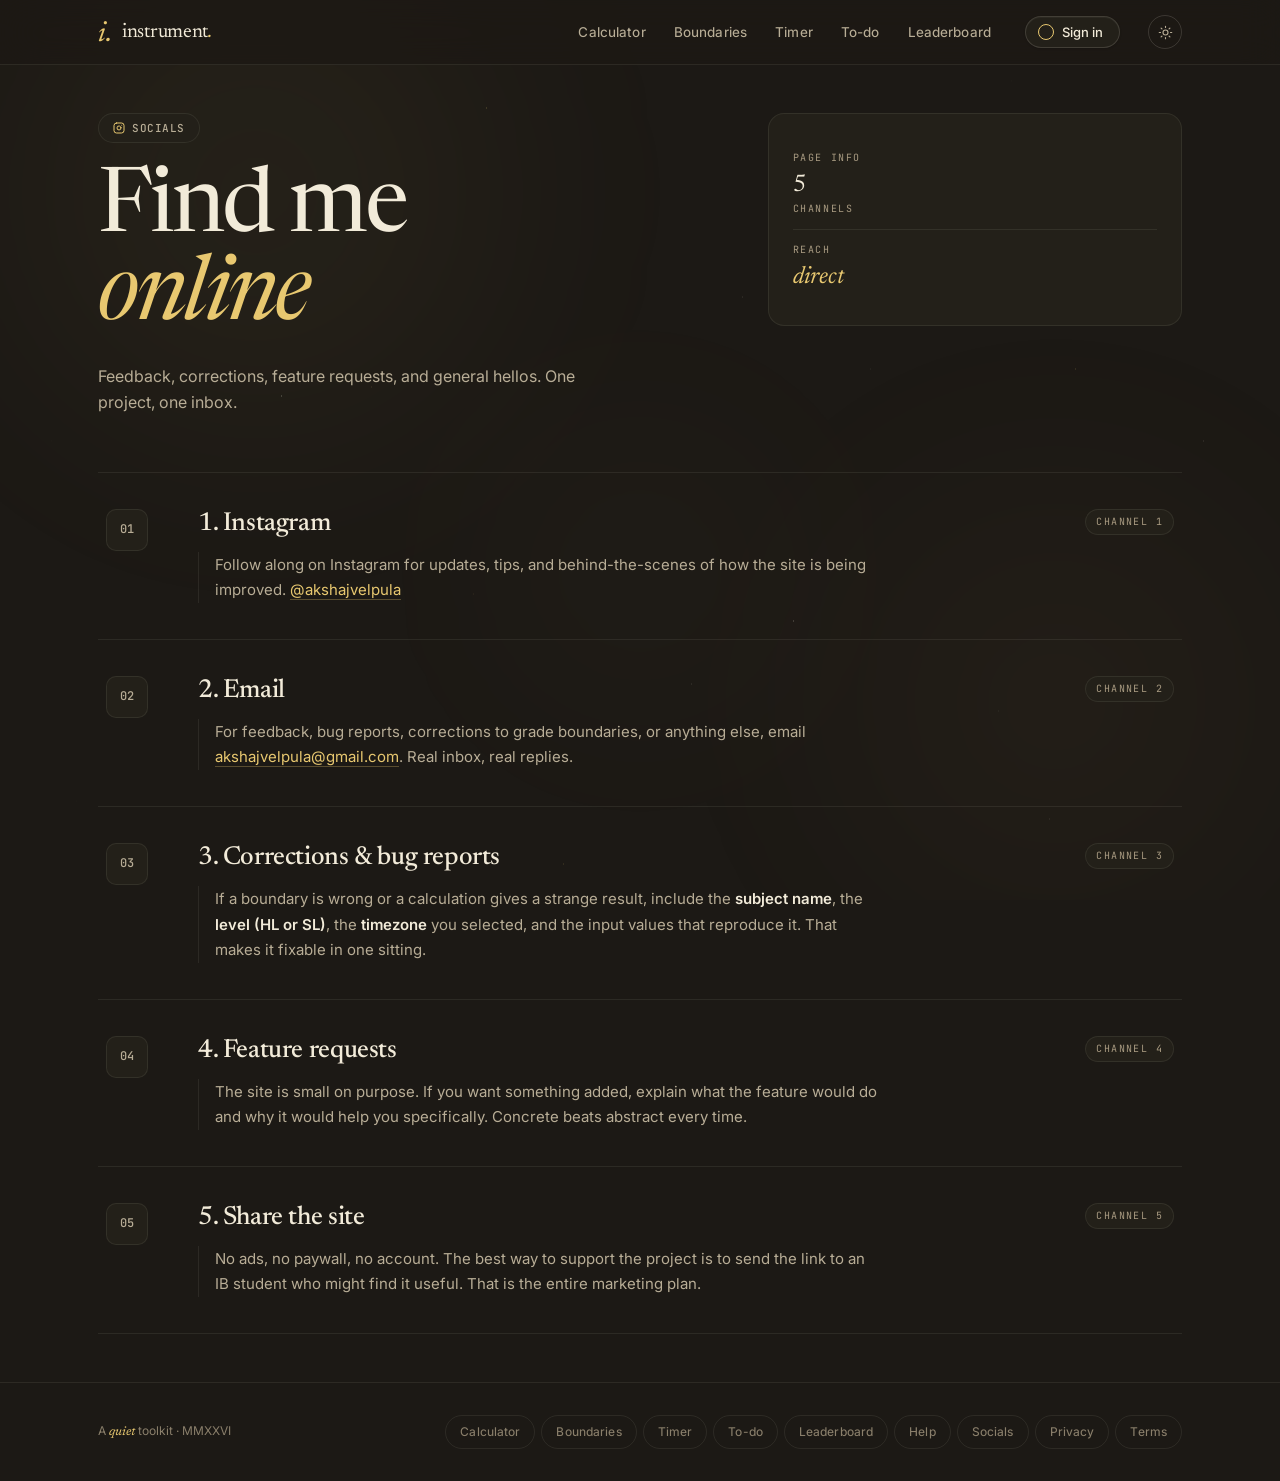
<file: socials.html>
<!DOCTYPE html>
<html lang="en" data-theme="dark">
<head>
<meta charset="UTF-8">
<meta name="viewport" content="width=device-width, initial-scale=1.0">
<link rel="icon" type="image/svg+xml" href="favicon.svg">
<meta name="theme-color" content="#1c1915">
<title>Find me online - instrument.</title>
<link rel="preconnect" href="https://fonts.googleapis.com">
<link href="https://fonts.googleapis.com/css2?family=Newsreader:ital,opsz,wght@0,6..72,400;0,6..72,500;1,6..72,400;1,6..72,500&family=Inter:wght@300;400;450;500;600&family=JetBrains+Mono:wght@400;500&display=swap" rel="stylesheet">
<link rel="stylesheet" href="shared.css">
<style>
.legal-hero{display:grid;grid-template-columns:1.5fr 1fr;gap:3rem;align-items:start;margin-bottom:3.5rem}
@media(max-width:720px){.legal-hero{grid-template-columns:1fr;gap:2rem}}
.legal-pill{display:inline-flex;align-items:center;gap:7px;padding:5px 14px;background:var(--bg-card);border:1px solid var(--bd);border-radius:100px;font-size:11px;font-weight:500;color:var(--ink2);margin-bottom:1.5rem;letter-spacing:0.05em;text-transform:uppercase;font-family:'JetBrains Mono',monospace}
.legal-pill svg{color:var(--accent)}
.legal-title{font-family:'Newsreader',serif;font-size:clamp(48px,7vw,92px);line-height:0.98;letter-spacing:-0.035em;font-weight:400;margin-bottom:1.25rem}
.legal-title em{font-style:italic;color:var(--accent)}
.legal-sub{font-size:16px;color:var(--ink2);line-height:1.65;max-width:520px}
.legal-info{background:var(--bg-card);border:1px solid var(--bd);border-radius:16px;padding:1.5rem}
.info-block{padding:0.75rem 0;border-bottom:1px solid var(--bd)}
.info-block:last-child{border-bottom:none}
.info-label{font-family:'JetBrains Mono',monospace;font-size:10px;text-transform:uppercase;letter-spacing:0.16em;color:var(--muted);margin-bottom:6px}
.info-value{font-family:'Newsreader',serif;font-size:24px;font-weight:400;line-height:1;color:var(--ink)}
.info-value em{font-style:italic;color:var(--accent)}
.info-sub{font-family:'JetBrains Mono',monospace;font-size:10px;text-transform:uppercase;letter-spacing:0.16em;color:var(--muted);margin-top:4px}

.clauses{display:flex;flex-direction:column;border-top:1px solid var(--bd)}
.clause{display:grid;grid-template-columns:60px 1fr auto;gap:2rem;padding:2.25rem 0.5rem;border-bottom:1px solid var(--bd);align-items:start}
@media(max-width:720px){.clause{grid-template-columns:auto 1fr;gap:0.75rem 1rem}.clause-tag{grid-row:1;grid-column:2;justify-self:end}.clause-body{grid-column:1/-1}}
.clause-num{width:42px;height:42px;border-radius:10px;background:var(--bg-card);border:1px solid var(--bd);display:flex;align-items:center;justify-content:center;font-family:'JetBrains Mono',monospace;font-size:12px;font-weight:500;color:var(--ink2)}
.clause-body{padding-left:0}
.clause-title{font-family:'Newsreader',serif;font-size:26px;font-weight:500;letter-spacing:-0.015em;line-height:1.2;margin-bottom:0.75rem;color:var(--ink)}
.clause-body p{font-size:15px;color:var(--ink2);line-height:1.7;margin-bottom:0.75rem;max-width:680px;padding-left:1rem;border-left:1px solid var(--bd)}
.clause-body p:last-child{margin-bottom:0}
.clause-body ul{list-style:none;padding-left:1rem;border-left:1px solid var(--bd);margin-bottom:0.75rem}
.clause-body li{font-size:15px;color:var(--ink2);line-height:1.7;padding-left:1.25rem;position:relative;max-width:680px}
.clause-body li::before{content:'';position:absolute;left:0;top:0.75em;width:6px;height:6px;border-radius:50%;background:var(--accent);opacity:0.6}
.clause-body strong{color:var(--ink);font-weight:600}
.clause-body em{font-family:'Newsreader',serif;font-style:italic;color:var(--accent);font-weight:400}
.clause-body a{color:var(--accent);text-decoration:none;border-bottom:1px solid rgba(232,200,112,0.3);transition:border-color .15s}
.clause-body a:hover{border-bottom-color:var(--accent)}
.clause-tag{font-family:'JetBrains Mono',monospace;font-size:10px;text-transform:uppercase;letter-spacing:0.14em;color:var(--muted);padding:4px 10px;background:var(--bg-card);border:1px solid var(--bd);border-radius:100px;white-space:nowrap}
</style>
</head>
<body>

<div id="navHost"></div>

<div class="page-wrap">
  <div class="legal-hero">
    <div>
      <div class="legal-pill">
        <svg width="12" height="12" viewBox="0 0 24 24" fill="none" stroke="currentColor" stroke-width="2" stroke-linecap="round" stroke-linejoin="round"><rect x="2" y="2" width="20" height="20" rx="5"/><path d="M16 11.37A4 4 0 1 1 12.63 8 4 4 0 0 1 16 11.37z"/><line x1="17.5" y1="6.5" x2="17.51" y2="6.5"/></svg>
        Socials
      </div>
      <h1 class="legal-title">Find me<br><em>online</em></h1>
      <p class="legal-sub">Feedback, corrections, feature requests, and general hellos. One project, one inbox.</p>
    </div>
    <div class="legal-info">
      <div class="info-block">
        <div class="info-label">Page info</div>
        <div class="info-value">5</div>
        <div class="info-sub">Channels</div>
      </div>
      <div class="info-block">
        <div class="info-label">Reach</div>
        <div class="info-value"><em>direct</em></div>
      </div>
    </div>
  </div>

  <div class="clauses">
    <div class="clause">
      <div class="clause-num">01</div>
      <div class="clause-body">
        <div class="clause-title">1. Instagram</div>
        <p>Follow along on Instagram for updates, tips, and behind-the-scenes of how the site is being improved. <a href="https://instagram.com/akshajvelpula" target="_blank" rel="noopener">@akshajvelpula</a></p>
      </div>
      <div class="clause-tag">channel 1</div>
    </div>
    <div class="clause">
      <div class="clause-num">02</div>
      <div class="clause-body">
        <div class="clause-title">2. Email</div>
        <p>For feedback, bug reports, corrections to grade boundaries, or anything else, email <a href="mailto:akshajvelpula@gmail.com">akshajvelpula@gmail.com</a>. Real inbox, real replies.</p>
      </div>
      <div class="clause-tag">channel 2</div>
    </div>
    <div class="clause">
      <div class="clause-num">03</div>
      <div class="clause-body">
        <div class="clause-title">3. Corrections &amp; bug reports</div>
        <p>If a boundary is wrong or a calculation gives a strange result, include the <strong>subject name</strong>, the <strong>level (HL or SL)</strong>, the <strong>timezone</strong> you selected, and the input values that reproduce it. That makes it fixable in one sitting.</p>
      </div>
      <div class="clause-tag">channel 3</div>
    </div>
    <div class="clause">
      <div class="clause-num">04</div>
      <div class="clause-body">
        <div class="clause-title">4. Feature requests</div>
        <p>The site is small on purpose. If you want something added, explain what the feature would do and why it would help you specifically. Concrete beats abstract every time.</p>
      </div>
      <div class="clause-tag">channel 4</div>
    </div>
    <div class="clause">
      <div class="clause-num">05</div>
      <div class="clause-body">
        <div class="clause-title">5. Share the site</div>
        <p>No ads, no paywall, no account. The best way to support the project is to send the link to an IB student who might find it useful. That is the entire marketing plan.</p>
      </div>
      <div class="clause-tag">channel 5</div>
    </div>
  </div>
</div>

<div id="footHost"></div>

<script src="shared.js"></script>
<script>
document.getElementById('navHost').innerHTML=buildNav('socials.html');
document.getElementById('footHost').innerHTML=buildFooter();
</script>
</body>
</html>
</file>
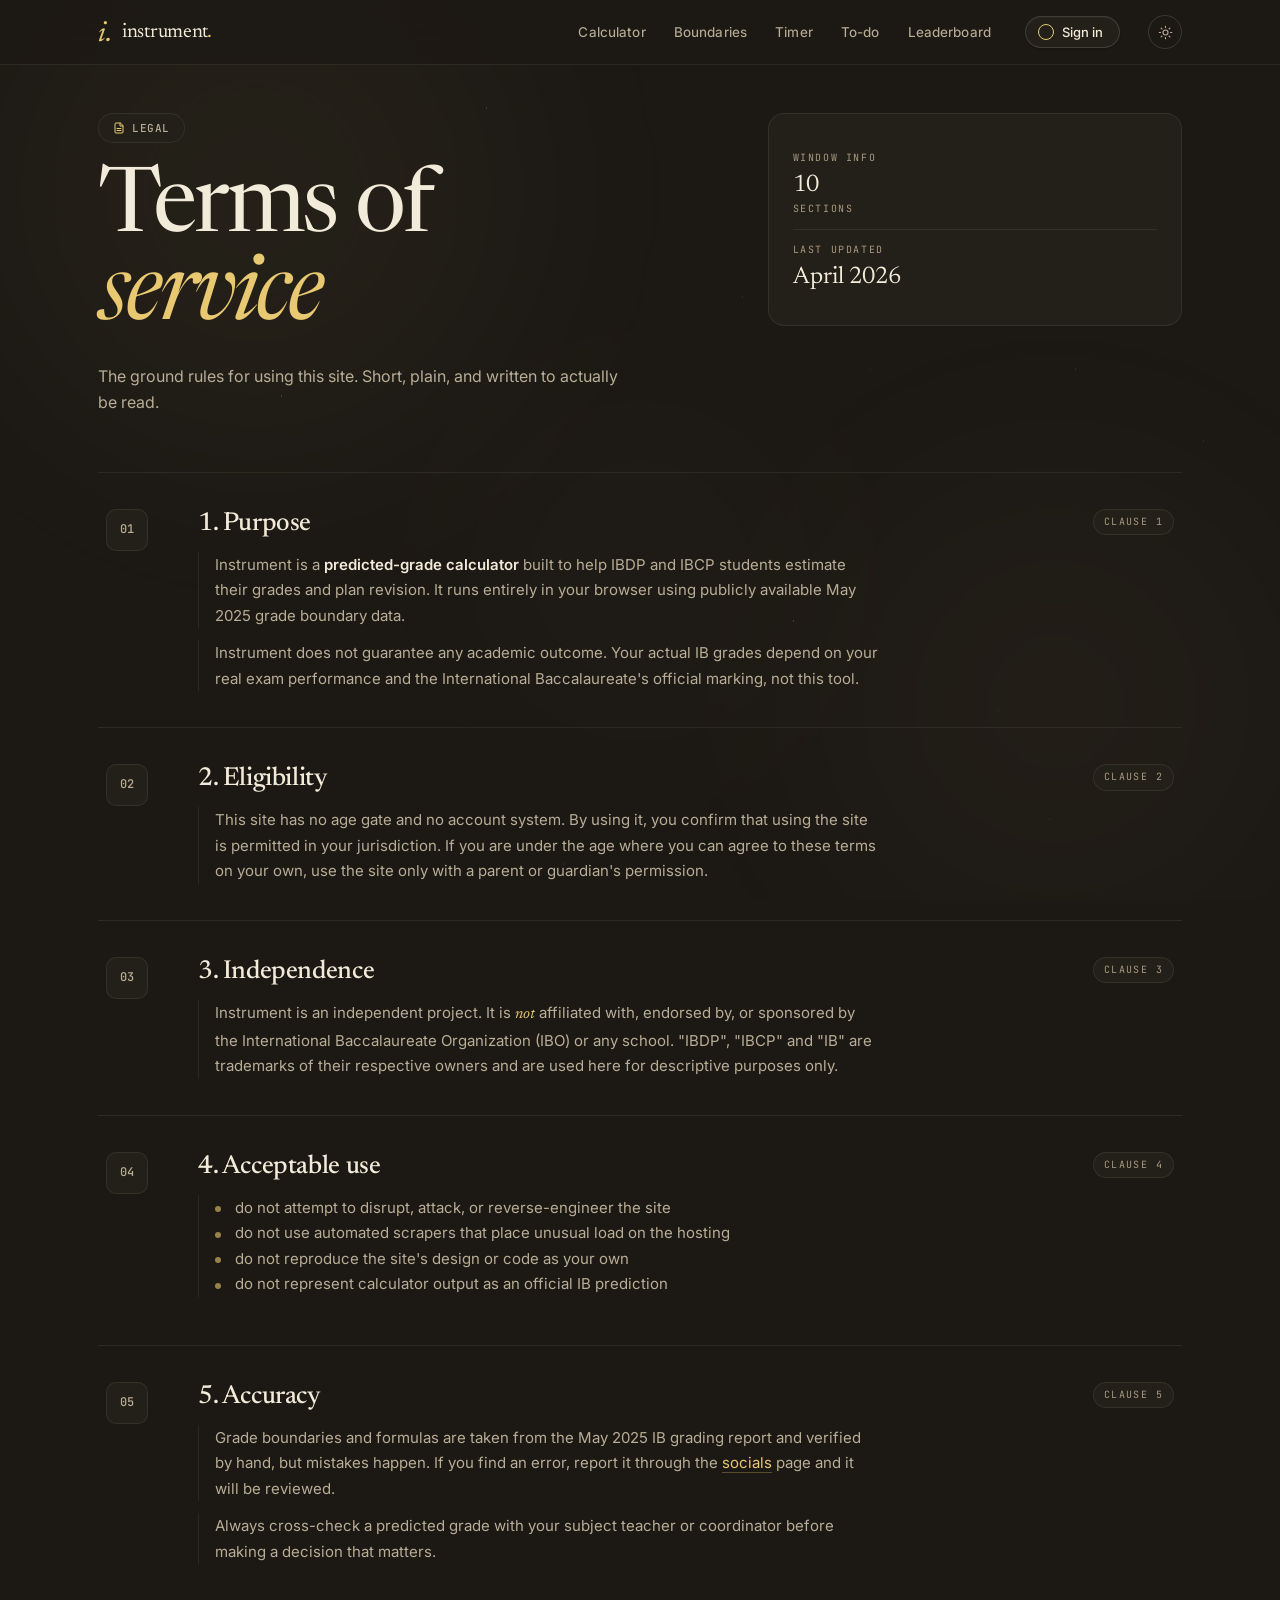
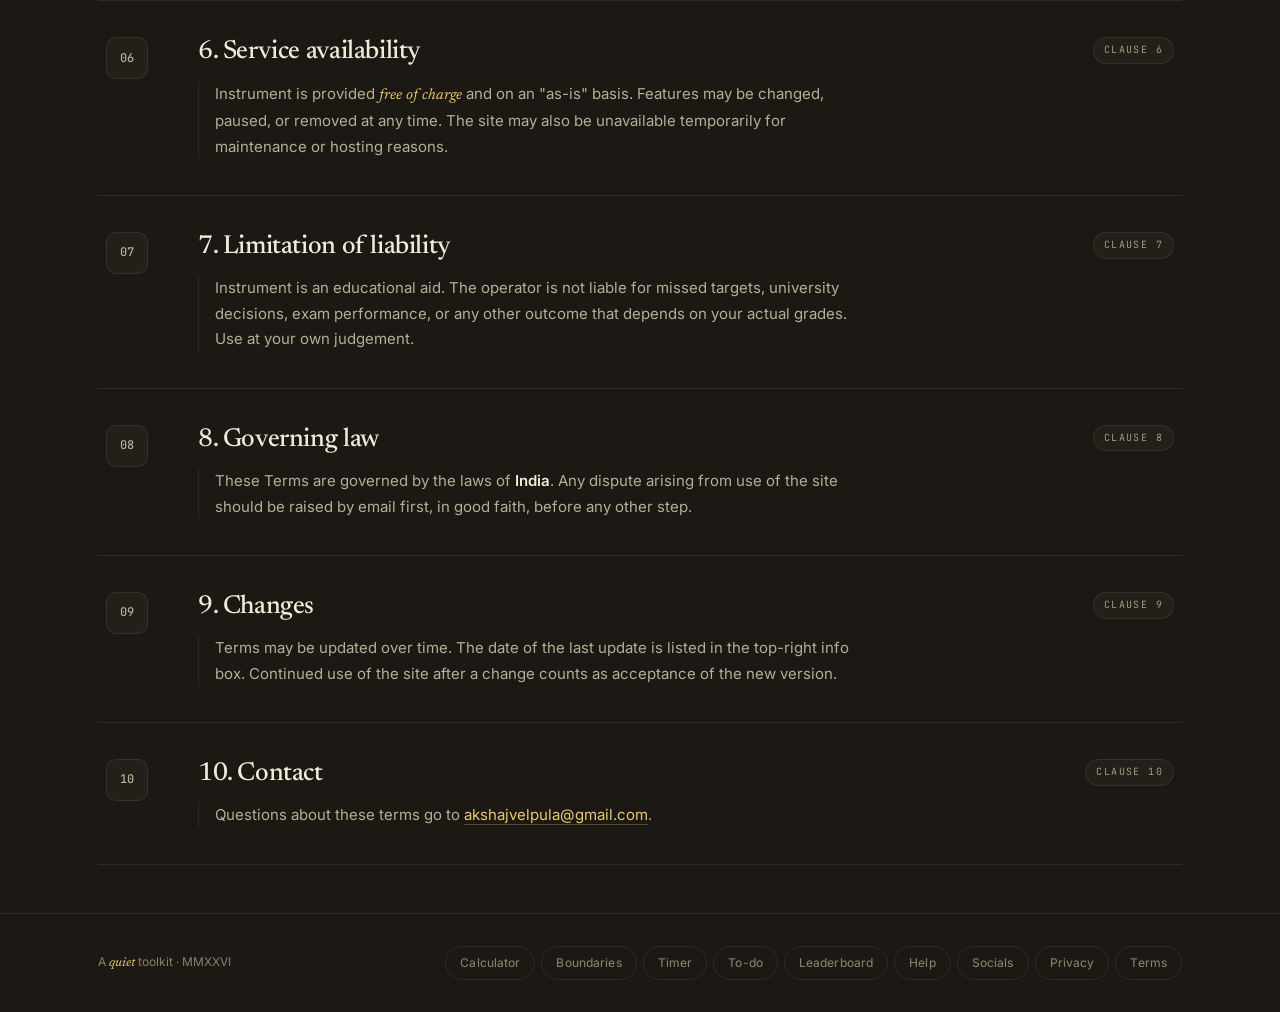
<file: terms.html>
<!DOCTYPE html>
<html lang="en" data-theme="dark">
<head>
<meta charset="UTF-8">
<meta name="viewport" content="width=device-width, initial-scale=1.0">
<link rel="icon" type="image/svg+xml" href="favicon.svg">
<meta name="theme-color" content="#1c1915">
<title>Terms of service - instrument.</title>
<link rel="preconnect" href="https://fonts.googleapis.com">
<link href="https://fonts.googleapis.com/css2?family=Newsreader:ital,opsz,wght@0,6..72,400;0,6..72,500;1,6..72,400;1,6..72,500&family=Inter:wght@300;400;450;500;600&family=JetBrains+Mono:wght@400;500&display=swap" rel="stylesheet">
<link rel="stylesheet" href="shared.css">
<style>
.legal-hero{display:grid;grid-template-columns:1.5fr 1fr;gap:3rem;align-items:start;margin-bottom:3.5rem}
@media(max-width:720px){.legal-hero{grid-template-columns:1fr;gap:2rem}}
.legal-pill{display:inline-flex;align-items:center;gap:7px;padding:5px 14px;background:var(--bg-card);border:1px solid var(--bd);border-radius:100px;font-size:11px;font-weight:500;color:var(--ink2);margin-bottom:1.5rem;letter-spacing:0.05em;text-transform:uppercase;font-family:'JetBrains Mono',monospace}
.legal-pill svg{color:var(--accent)}
.legal-title{font-family:'Newsreader',serif;font-size:clamp(48px,7vw,92px);line-height:0.98;letter-spacing:-0.035em;font-weight:400;margin-bottom:1.25rem}
.legal-title em{font-style:italic;color:var(--accent)}
.legal-sub{font-size:16px;color:var(--ink2);line-height:1.65;max-width:520px}
.legal-info{background:var(--bg-card);border:1px solid var(--bd);border-radius:16px;padding:1.5rem}
.info-block{padding:0.75rem 0;border-bottom:1px solid var(--bd)}
.info-block:last-child{border-bottom:none}
.info-label{font-family:'JetBrains Mono',monospace;font-size:10px;text-transform:uppercase;letter-spacing:0.16em;color:var(--muted);margin-bottom:6px}
.info-value{font-family:'Newsreader',serif;font-size:24px;font-weight:400;line-height:1;color:var(--ink)}
.info-value em{font-style:italic;color:var(--accent)}
.info-sub{font-family:'JetBrains Mono',monospace;font-size:10px;text-transform:uppercase;letter-spacing:0.16em;color:var(--muted);margin-top:4px}

.clauses{display:flex;flex-direction:column;border-top:1px solid var(--bd)}
.clause{display:grid;grid-template-columns:60px 1fr auto;gap:2rem;padding:2.25rem 0.5rem;border-bottom:1px solid var(--bd);align-items:start}
@media(max-width:720px){.clause{grid-template-columns:auto 1fr;gap:0.75rem 1rem}.clause-tag{grid-row:1;grid-column:2;justify-self:end}.clause-body{grid-column:1/-1}}
.clause-num{width:42px;height:42px;border-radius:10px;background:var(--bg-card);border:1px solid var(--bd);display:flex;align-items:center;justify-content:center;font-family:'JetBrains Mono',monospace;font-size:12px;font-weight:500;color:var(--ink2)}
.clause-body{padding-left:0}
.clause-title{font-family:'Newsreader',serif;font-size:26px;font-weight:500;letter-spacing:-0.015em;line-height:1.2;margin-bottom:0.75rem;color:var(--ink)}
.clause-body p{font-size:15px;color:var(--ink2);line-height:1.7;margin-bottom:0.75rem;max-width:680px;padding-left:1rem;border-left:1px solid var(--bd)}
.clause-body p:last-child{margin-bottom:0}
.clause-body ul{list-style:none;padding-left:1rem;border-left:1px solid var(--bd);margin-bottom:0.75rem}
.clause-body li{font-size:15px;color:var(--ink2);line-height:1.7;padding-left:1.25rem;position:relative;max-width:680px}
.clause-body li::before{content:'';position:absolute;left:0;top:0.75em;width:6px;height:6px;border-radius:50%;background:var(--accent);opacity:0.6}
.clause-body strong{color:var(--ink);font-weight:600}
.clause-body em{font-family:'Newsreader',serif;font-style:italic;color:var(--accent);font-weight:400}
.clause-body a{color:var(--accent);text-decoration:none;border-bottom:1px solid rgba(232,200,112,0.3);transition:border-color .15s}
.clause-body a:hover{border-bottom-color:var(--accent)}
.clause-tag{font-family:'JetBrains Mono',monospace;font-size:10px;text-transform:uppercase;letter-spacing:0.14em;color:var(--muted);padding:4px 10px;background:var(--bg-card);border:1px solid var(--bd);border-radius:100px;white-space:nowrap}
</style>
</head>
<body>

<div id="navHost"></div>

<div class="page-wrap">
  <div class="legal-hero">
    <div>
      <div class="legal-pill">
        <svg width="12" height="12" viewBox="0 0 24 24" fill="none" stroke="currentColor" stroke-width="2" stroke-linecap="round" stroke-linejoin="round"><path d="M14 2H6a2 2 0 0 0-2 2v16a2 2 0 0 0 2 2h12a2 2 0 0 0 2-2V8z"/><polyline points="14 2 14 8 20 8"/><line x1="16" y1="13" x2="8" y2="13"/><line x1="16" y1="17" x2="8" y2="17"/></svg>
        Legal
      </div>
      <h1 class="legal-title">Terms of<br><em>service</em></h1>
      <p class="legal-sub">The ground rules for using this site. Short, plain, and written to actually be read.</p>
    </div>
    <div class="legal-info">
      <div class="info-block">
        <div class="info-label">Window info</div>
        <div class="info-value">10</div>
        <div class="info-sub">Sections</div>
      </div>
      <div class="info-block">
        <div class="info-label">Last updated</div>
        <div class="info-value">April 2026</div>
      </div>
    </div>
  </div>

  <div class="clauses">
    <div class="clause">
      <div class="clause-num">01</div>
      <div class="clause-body">
        <div class="clause-title">1. Purpose</div>
        <p>Instrument is a <strong>predicted-grade calculator</strong> built to help IBDP and IBCP students estimate their grades and plan revision. It runs entirely in your browser using publicly available May 2025 grade boundary data.</p>
<p>Instrument does not guarantee any academic outcome. Your actual IB grades depend on your real exam performance and the International Baccalaureate's official marking, not this tool.</p>
      </div>
      <div class="clause-tag">clause 1</div>
    </div>
    <div class="clause">
      <div class="clause-num">02</div>
      <div class="clause-body">
        <div class="clause-title">2. Eligibility</div>
        <p>This site has no age gate and no account system. By using it, you confirm that using the site is permitted in your jurisdiction. If you are under the age where you can agree to these terms on your own, use the site only with a parent or guardian's permission.</p>
      </div>
      <div class="clause-tag">clause 2</div>
    </div>
    <div class="clause">
      <div class="clause-num">03</div>
      <div class="clause-body">
        <div class="clause-title">3. Independence</div>
        <p>Instrument is an independent project. It is <em>not</em> affiliated with, endorsed by, or sponsored by the International Baccalaureate Organization (IBO) or any school. "IBDP", "IBCP" and "IB" are trademarks of their respective owners and are used here for descriptive purposes only.</p>
      </div>
      <div class="clause-tag">clause 3</div>
    </div>
    <div class="clause">
      <div class="clause-num">04</div>
      <div class="clause-body">
        <div class="clause-title">4. Acceptable use</div>
        <ul>
<li>do not attempt to disrupt, attack, or reverse-engineer the site</li>
<li>do not use automated scrapers that place unusual load on the hosting</li>
<li>do not reproduce the site's design or code as your own</li>
<li>do not represent calculator output as an official IB prediction</li>
</ul>
      </div>
      <div class="clause-tag">clause 4</div>
    </div>
    <div class="clause">
      <div class="clause-num">05</div>
      <div class="clause-body">
        <div class="clause-title">5. Accuracy</div>
        <p>Grade boundaries and formulas are taken from the May 2025 IB grading report and verified by hand, but mistakes happen. If you find an error, report it through the <a href="socials.html">socials</a> page and it will be reviewed.</p>
<p>Always cross-check a predicted grade with your subject teacher or coordinator before making a decision that matters.</p>
      </div>
      <div class="clause-tag">clause 5</div>
    </div>
    <div class="clause">
      <div class="clause-num">06</div>
      <div class="clause-body">
        <div class="clause-title">6. Service availability</div>
        <p>Instrument is provided <em>free of charge</em> and on an "as-is" basis. Features may be changed, paused, or removed at any time. The site may also be unavailable temporarily for maintenance or hosting reasons.</p>
      </div>
      <div class="clause-tag">clause 6</div>
    </div>
    <div class="clause">
      <div class="clause-num">07</div>
      <div class="clause-body">
        <div class="clause-title">7. Limitation of liability</div>
        <p>Instrument is an educational aid. The operator is not liable for missed targets, university decisions, exam performance, or any other outcome that depends on your actual grades. Use at your own judgement.</p>
      </div>
      <div class="clause-tag">clause 7</div>
    </div>
    <div class="clause">
      <div class="clause-num">08</div>
      <div class="clause-body">
        <div class="clause-title">8. Governing law</div>
        <p>These Terms are governed by the laws of <strong>India</strong>. Any dispute arising from use of the site should be raised by email first, in good faith, before any other step.</p>
      </div>
      <div class="clause-tag">clause 8</div>
    </div>
    <div class="clause">
      <div class="clause-num">09</div>
      <div class="clause-body">
        <div class="clause-title">9. Changes</div>
        <p>Terms may be updated over time. The date of the last update is listed in the top-right info box. Continued use of the site after a change counts as acceptance of the new version.</p>
      </div>
      <div class="clause-tag">clause 9</div>
    </div>
    <div class="clause">
      <div class="clause-num">10</div>
      <div class="clause-body">
        <div class="clause-title">10. Contact</div>
        <p>Questions about these terms go to <a href="mailto:akshajvelpula@gmail.com">akshajvelpula@gmail.com</a>.</p>
      </div>
      <div class="clause-tag">clause 10</div>
    </div>
  </div>
</div>

<div id="footHost"></div>

<script src="shared.js"></script>
<script>
document.getElementById('navHost').innerHTML=buildNav('terms.html');
document.getElementById('footHost').innerHTML=buildFooter();
</script>
</body>
</html>
</file>
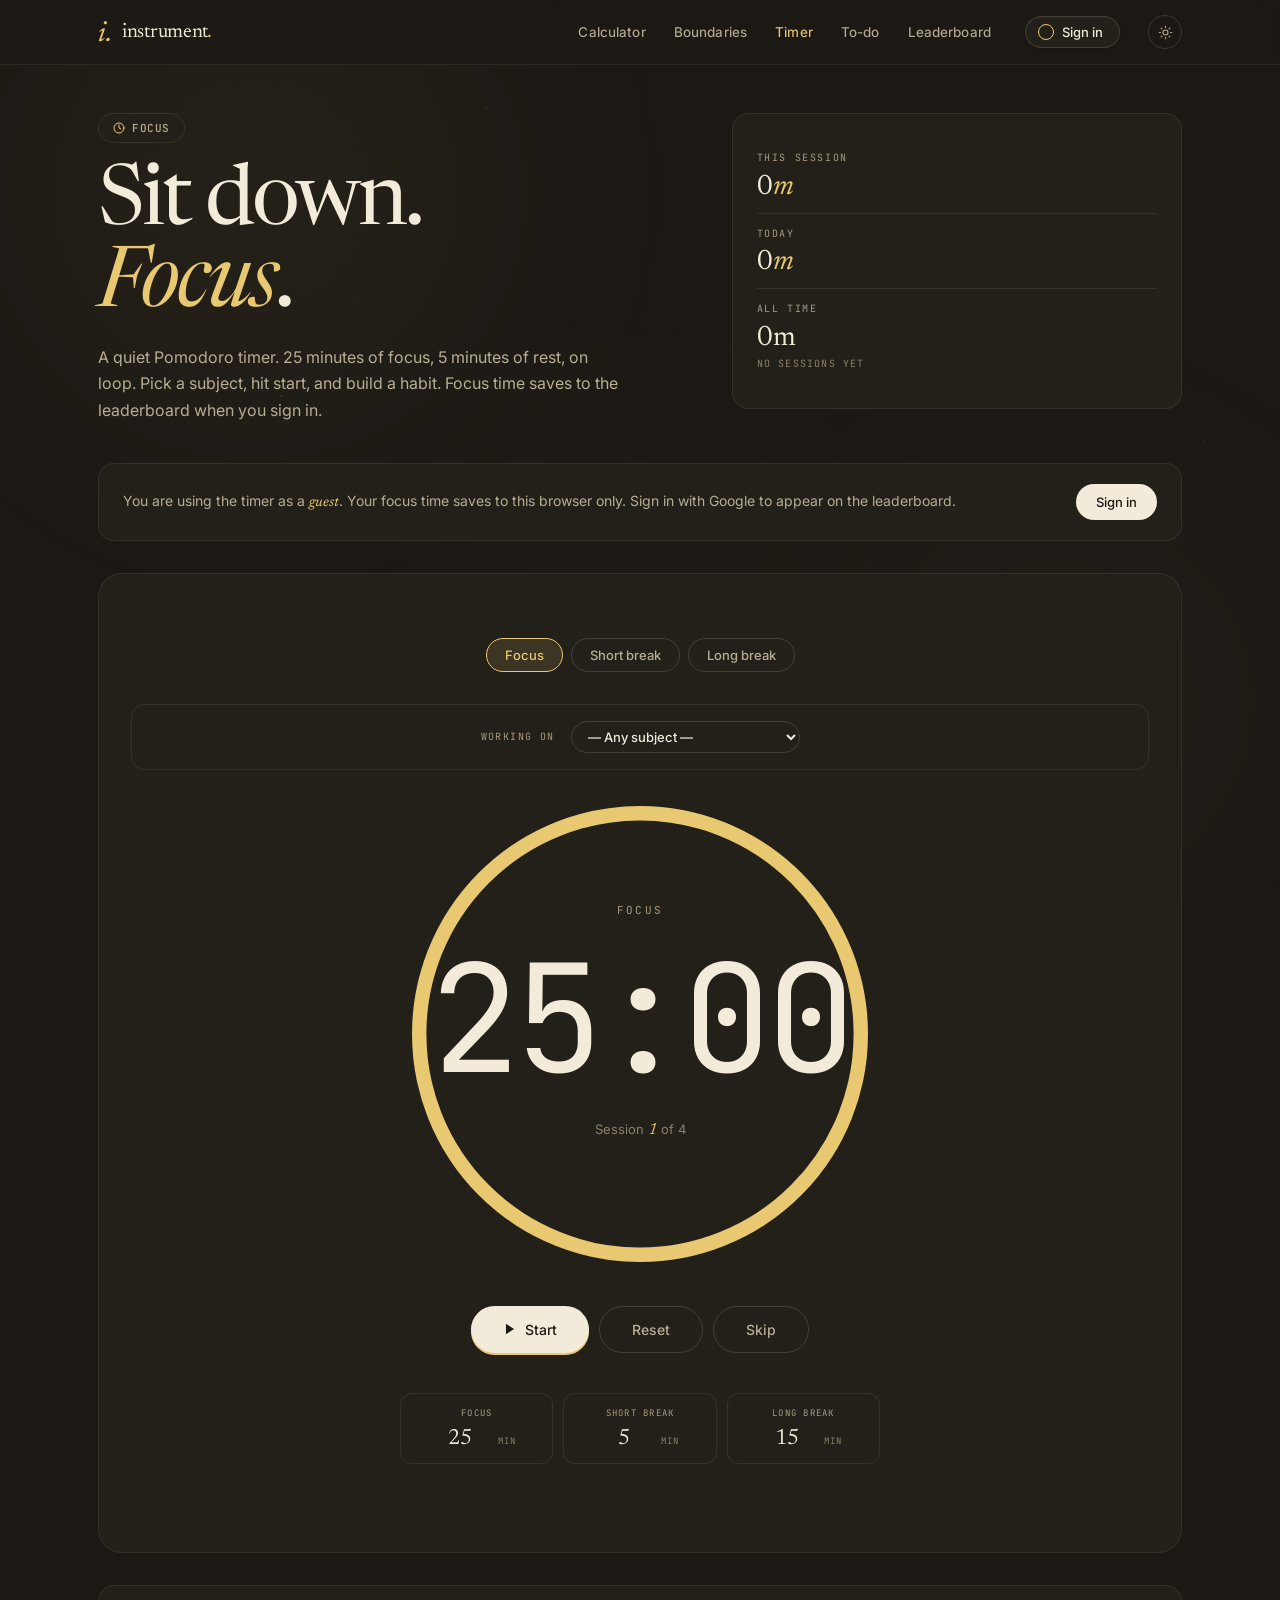
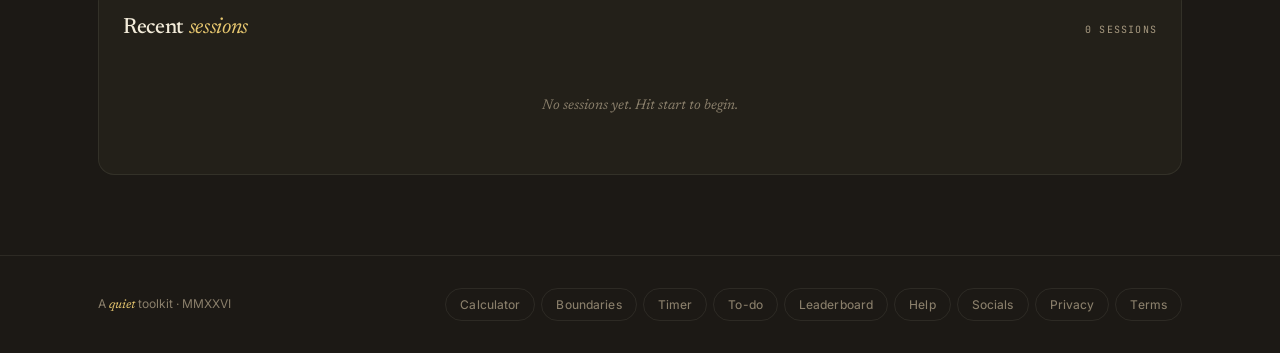
<file: timer.html>
<!DOCTYPE html>
<html lang="en" data-theme="dark">
<head>
<meta charset="UTF-8">
<meta name="viewport" content="width=device-width, initial-scale=1.0">
<link rel="icon" type="image/svg+xml" href="favicon.svg">
<meta name="theme-color" content="#1c1915">
<meta name="description" content="Pomodoro focus timer for IB students. Track your focus sessions and compete on the leaderboard.">
<title>Focus Timer - instrument.</title>
<link rel="preconnect" href="https://fonts.googleapis.com">
<link href="https://fonts.googleapis.com/css2?family=Newsreader:ital,opsz,wght@0,6..72,400;0,6..72,500;1,6..72,400;1,6..72,500&family=Inter:wght@300;400;450;500;600&family=JetBrains+Mono:wght@400;500;600&display=swap" rel="stylesheet">
<link rel="stylesheet" href="shared.css">
<style>
.t-hero{display:grid;grid-template-columns:1.3fr 1fr;gap:3rem;align-items:start;margin-bottom:2.5rem}
@media(max-width:720px){.t-hero{grid-template-columns:1fr;gap:1.5rem}}
.t-pill{display:inline-flex;align-items:center;gap:7px;padding:5px 14px;background:var(--bg-card);border:1px solid var(--bd);border-radius:100px;font-size:11px;font-weight:500;color:var(--ink2);margin-bottom:1.25rem;letter-spacing:0.05em;text-transform:uppercase;font-family:'JetBrains Mono',monospace}
.t-pill svg{color:var(--accent)}
.t-title{font-family:'Newsreader',serif;font-size:clamp(48px,7vw,84px);line-height:0.98;letter-spacing:-0.035em;font-weight:400;margin-bottom:1rem}
.t-title em{font-style:italic;color:var(--accent)}
.t-sub{font-size:16px;color:var(--ink2);line-height:1.65;max-width:520px}

.t-stats{background:var(--bg-card);border:1px solid var(--bd);border-radius:16px;padding:1.5rem}
.t-stat{padding:0.75rem 0;border-bottom:1px solid var(--bd)}
.t-stat:last-child{border-bottom:none}
.t-stat-lbl{font-family:'JetBrains Mono',monospace;font-size:10px;text-transform:uppercase;letter-spacing:0.16em;color:var(--muted);margin-bottom:6px}
.t-stat-val{font-family:'Newsreader',serif;font-size:28px;font-weight:400;line-height:1;color:var(--ink)}
.t-stat-val em{font-style:italic;color:var(--accent)}
.t-stat-sub{font-family:'JetBrains Mono',monospace;font-size:10px;text-transform:uppercase;letter-spacing:0.12em;color:var(--ink3);margin-top:4px}

.timer-card{background:var(--bg-card);border:1px solid var(--bd);border-radius:24px;padding:clamp(2rem,5vw,4rem) 2rem;margin-bottom:2rem;text-align:center;position:relative;overflow:hidden}
.timer-mode-row{display:flex;justify-content:center;gap:8px;margin-bottom:2rem;flex-wrap:wrap}
.timer-mode{padding:8px 18px;border-radius:100px;border:1px solid var(--bd2);background:transparent;color:var(--ink2);font-family:'Inter',sans-serif;font-size:13px;font-weight:500;cursor:pointer;transition:all 0.15s}
.timer-mode:hover{background:var(--bg2);color:var(--ink)}
.timer-mode:active{transform:scale(0.96);transition-duration:0.06s}
.timer-mode.active{background:var(--accent-bg);color:var(--accent);border-color:var(--accent)}

.timer-display{font-family:'JetBrains Mono',ui-monospace,monospace;font-weight:400;font-size:clamp(72px,16vw,150px);line-height:1;letter-spacing:-0.04em;color:var(--ink);font-variant-numeric:tabular-nums;margin:1rem 0}
.timer-display.running{color:var(--accent)}
.timer-label{font-family:'JetBrains Mono',monospace;font-size:11px;letter-spacing:0.2em;text-transform:uppercase;color:var(--muted);margin-bottom:0.5rem}
.timer-session{font-family:'Inter',sans-serif;font-size:13px;color:var(--ink3);margin-top:0.5rem;margin-bottom:2rem}
.timer-session em{font-style:italic;color:var(--accent);font-family:'Newsreader',serif;font-size:16px}

.timer-actions{display:flex;justify-content:center;gap:10px;flex-wrap:wrap;margin-top:1.5rem}
.timer-btn{padding:14px 32px;border-radius:100px;border:none;font-family:'Inter',sans-serif;font-size:14px;font-weight:500;cursor:pointer;transition:all 0.18s cubic-bezier(0.34,1.56,0.64,1);display:inline-flex;align-items:center;gap:8px}
.timer-btn:active{transform:scale(0.96);transition-duration:0.06s}
.timer-btn-primary{background:var(--ink);color:var(--bg);box-shadow:0 2px 0 0 var(--accent)}
.timer-btn-primary:hover{transform:translateY(-2px);box-shadow:0 4px 0 0 var(--accent)}
.timer-btn-primary:active{transform:translateY(1px) scale(0.97)}
.timer-btn-ghost{background:transparent;color:var(--ink2);border:1px solid var(--bd2)}
.timer-btn-ghost:hover{background:var(--bg2);color:var(--ink);border-color:var(--ink3)}

.ring-wrap{position:relative;width:100%;max-width:480px;margin:0 auto;aspect-ratio:1}
.ring-svg{width:100%;height:100%;transform:rotate(-90deg)}
.ring-bg{fill:none;stroke:var(--bd);stroke-width:2}
.ring-fg{fill:none;stroke:var(--accent);stroke-width:3;stroke-linecap:round;transition:stroke-dashoffset 1s linear}
.ring-content{position:absolute;inset:0;display:flex;flex-direction:column;align-items:center;justify-content:center}

.subj-picker{background:var(--bg2);border:1px solid var(--bd);border-radius:14px;padding:1rem 1.25rem;margin-bottom:1.5rem;display:flex;align-items:center;gap:1rem;flex-wrap:wrap;justify-content:center}
.subj-picker-lbl{font-family:'JetBrains Mono',monospace;font-size:10px;text-transform:uppercase;letter-spacing:0.14em;color:var(--muted)}
.subj-select{background:transparent;border:1px solid var(--bd2);color:var(--ink);padding:6px 12px;border-radius:100px;font-family:'Inter',sans-serif;font-size:13px;font-weight:500;cursor:pointer;outline:none;min-width:180px}
.subj-select:focus{border-color:var(--accent)}
.subj-select option{background:var(--bg-card);color:var(--ink)}

.timer-settings{display:grid;grid-template-columns:1fr 1fr 1fr;gap:10px;max-width:480px;margin:2.5rem auto 1.5rem}
@media(max-width:540px){.timer-settings{grid-template-columns:1fr}}
.setting-box{background:var(--bg2);border:1px solid var(--bd);border-radius:12px;padding:12px;text-align:center}
.setting-lbl{font-family:'JetBrains Mono',monospace;font-size:9px;text-transform:uppercase;letter-spacing:0.14em;color:var(--muted);margin-bottom:6px}
.setting-input{background:transparent;border:none;color:var(--ink);font-family:'Newsreader',serif;font-size:22px;font-weight:400;width:60px;text-align:center;outline:none}
.setting-input:focus{color:var(--accent)}
.setting-sub{font-family:'JetBrains Mono',monospace;font-size:9px;color:var(--ink3);margin-top:2px;text-transform:uppercase;letter-spacing:0.1em}

.history-card{background:var(--bg-card);border:1px solid var(--bd);border-radius:16px;padding:1.5rem;margin-bottom:2rem}
.history-head{display:flex;align-items:baseline;justify-content:space-between;margin-bottom:1rem;gap:1rem;flex-wrap:wrap}
.history-title{font-family:'Newsreader',serif;font-size:22px;font-weight:500;letter-spacing:-0.015em}
.history-title em{font-style:italic;color:var(--accent);font-weight:400}
.history-count{font-family:'JetBrains Mono',monospace;font-size:10px;color:var(--muted);letter-spacing:0.12em;text-transform:uppercase}
.history-list{display:flex;flex-direction:column;gap:6px;max-height:320px;overflow-y:auto}
.history-item{display:grid;grid-template-columns:auto 1fr auto auto;gap:12px;align-items:center;padding:10px 12px;border-radius:10px;background:var(--bg2);font-size:13px}
.history-subj{font-family:'Newsreader',serif;font-size:15px;color:var(--ink);font-weight:500}
.history-subj em{font-style:italic;color:var(--accent);font-weight:400}
.history-when{font-family:'JetBrains Mono',monospace;font-size:10px;color:var(--ink3);letter-spacing:0.05em}
.history-dur{font-family:'Newsreader',serif;font-size:18px;color:var(--accent);font-style:italic}
.history-bullet{width:8px;height:8px;border-radius:50%;background:var(--accent)}
.history-empty{text-align:center;color:var(--ink3);font-family:'Newsreader',serif;font-style:italic;padding:2rem 1rem;font-size:14px}

.sign-in-nudge{background:var(--bg-card);border:1px solid var(--bd);border-radius:16px;padding:1.25rem 1.5rem;display:flex;align-items:center;justify-content:space-between;gap:1rem;flex-wrap:wrap;margin-bottom:2rem}
.sign-in-nudge-text{font-size:14px;color:var(--ink2);line-height:1.5}
.sign-in-nudge-text em{font-style:italic;color:var(--accent);font-family:'Newsreader',serif}
.nudge-btn{padding:10px 20px;background:var(--ink);color:var(--bg);border:none;border-radius:100px;font-family:'Inter',sans-serif;font-size:13px;font-weight:500;cursor:pointer;transition:all 0.15s;white-space:nowrap}
.nudge-btn:hover{background:var(--accent)}
.nudge-btn:active{transform:scale(0.96)}
</style>
</head>
<body>

<div id="navHost"></div>

<div class="page-wrap">

  <div class="t-hero">
    <div>
      <div class="t-pill">
        <svg width="12" height="12" viewBox="0 0 24 24" fill="none" stroke="currentColor" stroke-width="2" stroke-linecap="round"><circle cx="12" cy="12" r="10"/><polyline points="12 6 12 12 16 14"/></svg>
        Focus
      </div>
      <h1 class="t-title">Sit down.<br><em>Focus</em>.</h1>
      <p class="t-sub">A quiet Pomodoro timer. 25 minutes of focus, 5 minutes of rest, on loop. Pick a subject, hit start, and build a habit. Focus time saves to the leaderboard when you sign in.</p>
    </div>
    <div class="t-stats">
      <div class="t-stat">
        <div class="t-stat-lbl">This session</div>
        <div class="t-stat-val"><span id="statSession">0</span><em>m</em></div>
      </div>
      <div class="t-stat">
        <div class="t-stat-lbl">Today</div>
        <div class="t-stat-val"><span id="statToday">0</span><em>m</em></div>
      </div>
      <div class="t-stat">
        <div class="t-stat-lbl">All time</div>
        <div class="t-stat-val"><span id="statTotal">0m</span></div>
        <div class="t-stat-sub" id="statTotalSub">no sessions yet</div>
      </div>
    </div>
  </div>

  <div id="nudgeBox" class="sign-in-nudge" style="display:none">
    <div class="sign-in-nudge-text">You are using the timer as a <em>guest</em>. Your focus time saves to this browser only. Sign in with Google to appear on the leaderboard.</div>
    <button class="nudge-btn" onclick="openAuthModal()">Sign in</button>
  </div>

  <div class="timer-card">
    <div class="timer-mode-row">
      <button class="timer-mode active" data-mode="focus" onclick="setMode('focus')">Focus</button>
      <button class="timer-mode" data-mode="short" onclick="setMode('short')">Short break</button>
      <button class="timer-mode" data-mode="long" onclick="setMode('long')">Long break</button>
    </div>

    <div class="subj-picker">
      <span class="subj-picker-lbl">Working on</span>
      <select class="subj-select" id="subjSelect"><option value="">&mdash; Any subject &mdash;</option></select>
    </div>

    <div class="ring-wrap">
      <svg class="ring-svg" viewBox="0 0 100 100">
        <circle class="ring-bg" cx="50" cy="50" r="46"/>
        <circle id="ringFg" class="ring-fg" cx="50" cy="50" r="46" stroke-dasharray="289" stroke-dashoffset="0"/>
      </svg>
      <div class="ring-content">
        <div class="timer-label" id="timerLabel">Focus</div>
        <div class="timer-display" id="timerDisplay">25:00</div>
        <div class="timer-session">Session <em id="sessionCount">1</em> of 4</div>
      </div>
    </div>

    <div class="timer-actions">
      <button class="timer-btn timer-btn-primary" id="startBtn" onclick="toggleTimer()">
        <svg id="startIcon" width="14" height="14" viewBox="0 0 24 24" fill="currentColor"><polygon points="5 3 19 12 5 21 5 3"/></svg>
        <span id="startLabel">Start</span>
      </button>
      <button class="timer-btn timer-btn-ghost" onclick="resetTimer()">Reset</button>
      <button class="timer-btn timer-btn-ghost" onclick="skipSession()">Skip</button>
    </div>

    <div class="timer-settings">
      <div class="setting-box">
        <div class="setting-lbl">Focus</div>
        <input type="number" class="setting-input" id="focusMin" value="25" min="1" max="120" onchange="onSettingChange()"><span class="setting-sub">min</span>
      </div>
      <div class="setting-box">
        <div class="setting-lbl">Short break</div>
        <input type="number" class="setting-input" id="shortMin" value="5" min="1" max="60" onchange="onSettingChange()"><span class="setting-sub">min</span>
      </div>
      <div class="setting-box">
        <div class="setting-lbl">Long break</div>
        <input type="number" class="setting-input" id="longMin" value="15" min="1" max="60" onchange="onSettingChange()"><span class="setting-sub">min</span>
      </div>
    </div>
  </div>

  <div class="history-card">
    <div class="history-head">
      <div class="history-title">Recent <em>sessions</em></div>
      <div class="history-count" id="historyCount">0 sessions</div>
    </div>
    <div class="history-list" id="historyList"></div>
  </div>

</div>

<div id="footHost"></div>

<script src="https://accounts.google.com/gsi/client" async defer></script>
<script src="shared.js"></script>
<script>
document.getElementById('navHost').innerHTML = buildNav('timer.html');
document.getElementById('footHost').innerHTML = buildFooter();

const timer = {
  mode: 'focus',
  durations: { focus: 25*60, short: 5*60, long: 15*60 },
  remaining: 25*60,
  interval: null,
  running: false,
  session: 1,
  sessionStart: null,
  sessionMinutes: 0,
};
const RING_CIRC = 2 * Math.PI * 46;

function populateSubjects(){
  const sel = document.getElementById('subjSelect');
  const frag = document.createDocumentFragment();
  try {
    const calc = JSON.parse(localStorage.getItem('instrument_calc_state') || '{}');
    if (calc.subs && calc.subs.length){
      const og = document.createElement('optgroup');
      og.label = 'Your subjects';
      calc.subs.forEach(s => { if (s.name){ const o = document.createElement('option'); o.value = s.name; o.textContent = s.name; og.appendChild(o); }});
      if (og.children.length) frag.appendChild(og);
    }
  } catch(e){}
  const og2 = document.createElement('optgroup');
  og2.label = 'All subjects';
  Object.keys(BOUNDS || {}).sort().forEach(n => { const o = document.createElement('option'); o.value = n; o.textContent = n; og2.appendChild(o); });
  frag.appendChild(og2);
  sel.appendChild(frag);
  const last = localStorage.getItem('timer_last_subject');
  if (last) sel.value = last;
  sel.addEventListener('change', () => localStorage.setItem('timer_last_subject', sel.value));
}
populateSubjects();

function setMode(m){
  if (timer.running && !confirm('Timer is running. Switch mode anyway?')) return;
  timer.mode = m;
  timer.remaining = timer.durations[m];
  document.querySelectorAll('.timer-mode').forEach(b => b.classList.toggle('active', b.dataset.mode === m));
  document.getElementById('timerLabel').textContent = m === 'focus' ? 'Focus' : (m === 'short' ? 'Short break' : 'Long break');
  stopInterval();
  timer.running = false;
  updateStartLabel();
  render();
}

function onSettingChange(){
  const f = Math.max(1, Math.min(120, parseInt(document.getElementById('focusMin').value) || 25));
  const s = Math.max(1, Math.min(60, parseInt(document.getElementById('shortMin').value) || 5));
  const l = Math.max(1, Math.min(60, parseInt(document.getElementById('longMin').value) || 15));
  timer.durations = { focus: f*60, short: s*60, long: l*60 };
  if (!timer.running) { timer.remaining = timer.durations[timer.mode]; render(); }
  try { localStorage.setItem('timer_settings', JSON.stringify({f, s, l})); } catch(e){}
}

(function loadSettings(){
  try {
    const saved = JSON.parse(localStorage.getItem('timer_settings') || '{}');
    if (saved.f) document.getElementById('focusMin').value = saved.f;
    if (saved.s) document.getElementById('shortMin').value = saved.s;
    if (saved.l) document.getElementById('longMin').value = saved.l;
    onSettingChange();
  } catch(e){}
})();

function toggleTimer(){ timer.running ? pauseTimer() : startTimer(); }

function startTimer(){
  if (timer.running) return;
  timer.running = true;
  if (timer.mode === 'focus' && !timer.sessionStart) timer.sessionStart = Date.now();
  document.getElementById('timerDisplay').classList.add('running');
  updateStartLabel();
  timer.interval = setInterval(tick, 1000);
}

function pauseTimer(){
  if (!timer.running) return;
  timer.running = false;
  stopInterval();
  document.getElementById('timerDisplay').classList.remove('running');
  updateStartLabel();
}

function stopInterval(){ if (timer.interval){ clearInterval(timer.interval); timer.interval = null; }}

function resetTimer(){
  pauseTimer();
  timer.remaining = timer.durations[timer.mode];
  timer.sessionStart = null;
  render();
}

function skipSession(){ pauseTimer(); completeSession(false); }

function tick(){
  timer.remaining -= 1;
  if (timer.remaining <= 0){ timer.remaining = 0; render(); completeSession(true); return; }
  render();
}

function updateStartLabel(){
  const label = document.getElementById('startLabel');
  const icon = document.getElementById('startIcon');
  if (timer.running){
    label.textContent = 'Pause';
    icon.innerHTML = '<rect x="6" y="4" width="4" height="16"/><rect x="14" y="4" width="4" height="16"/>';
  } else {
    label.textContent = timer.remaining < timer.durations[timer.mode] ? 'Resume' : 'Start';
    icon.innerHTML = '<polygon points="5 3 19 12 5 21 5 3"/>';
  }
}

function completeSession(natural){
  stopInterval();
  document.getElementById('timerDisplay').classList.remove('running');

  if (timer.mode === 'focus' && timer.sessionStart){
    const elapsedSec = Math.max(0, timer.durations.focus - timer.remaining);
    const minutes = Math.round(elapsedSec / 60);
    if (minutes >= 1){
      recordFocusSession(minutes, document.getElementById('subjSelect').value || '');
      timer.sessionMinutes += minutes;
    }
    timer.sessionStart = null;
  }

  if (natural && timer.mode === 'focus'){
    timer.session += 1;
    document.getElementById('sessionCount').textContent = timer.session;
    const nextMode = timer.session % 4 === 0 ? 'long' : 'short';
    setMode(nextMode);
    tryNotify(nextMode === 'long' ? 'Long break' : 'Short break', 'Nice. Time to rest.');
  } else if (natural){
    setMode('focus');
    tryNotify('Break over', 'Back to focus.');
  } else {
    timer.remaining = timer.durations[timer.mode];
  }
  timer.running = false;
  updateStartLabel();
  render();
  renderStats();
  renderHistory();
}

function tryNotify(title, body){
  try {
    if (typeof Notification !== 'undefined'){
      if (Notification.permission === 'granted') new Notification(title, { body, icon: 'favicon.svg' });
      else if (Notification.permission !== 'denied') Notification.requestPermission();
    }
    const Ctx = window.AudioContext || window.webkitAudioContext;
    if (Ctx){
      const ctx = new Ctx();
      const o = ctx.createOscillator();
      const g = ctx.createGain();
      o.connect(g); g.connect(ctx.destination);
      o.frequency.value = 660; g.gain.value = 0.05;
      o.start(); o.stop(ctx.currentTime + 0.18);
    }
  } catch(e){}
}

function getSessions(){ try { return JSON.parse(localStorage.getItem('focus_sessions') || '[]'); } catch(e){ return []; } }
function saveSessions(arr){ try { localStorage.setItem('focus_sessions', JSON.stringify(arr.slice(-500))); } catch(e){} }

function recordFocusSession(minutes, subject){
  const arr = getSessions();
  arr.push({ minutes, subject, at: Date.now(), user: AUTH.user ? (AUTH.user.email || AUTH.user.name) : 'guest', kind: AUTH.user ? AUTH.user.kind : 'anonymous' });
  saveSessions(arr);

  if (AUTH.isGoogle()){
    try {
      const lb = JSON.parse(localStorage.getItem('leaderboard_local') || '{}');
      const id = AUTH.user.sub || AUTH.user.email;
      if (!lb[id]) lb[id] = { name: AUTH.user.name, picture: AUTH.user.picture, minutes: 0, lastAt: 0, sessions: 0 };
      lb[id].minutes += minutes;
      lb[id].sessions = (lb[id].sessions || 0) + 1;
      lb[id].lastAt = Date.now();
      lb[id].name = AUTH.user.name;
      lb[id].picture = AUTH.user.picture;
      localStorage.setItem('leaderboard_local', JSON.stringify(lb));
    } catch(e){}
  }
}

function render(){
  const m = Math.floor(timer.remaining / 60);
  const s = timer.remaining % 60;
  const txt = String(m).padStart(2,'0') + ':' + String(s).padStart(2,'0');
  document.getElementById('timerDisplay').textContent = txt;
  const total = timer.durations[timer.mode];
  const progress = 1 - (timer.remaining / total);
  document.getElementById('ringFg').style.strokeDashoffset = RING_CIRC * progress;
  document.title = txt + ' - ' + (timer.mode === 'focus' ? 'Focus' : 'Break') + ' - instrument.';
}

function renderStats(){
  const sessions = getSessions();
  const todayStart = new Date(); todayStart.setHours(0,0,0,0);
  let today = 0, total = 0;
  sessions.forEach(s => { total += s.minutes; if (s.at >= todayStart.getTime()) today += s.minutes; });
  document.getElementById('statSession').textContent = timer.sessionMinutes;
  document.getElementById('statToday').textContent = today;
  const h = Math.floor(total / 60), mm = total % 60;
  document.getElementById('statTotal').textContent = h > 0 ? (h + 'h') : (mm + 'm');
  document.getElementById('statTotalSub').textContent = h > 0 ? ('and ' + mm + ' minutes') : (sessions.length ? ('across ' + sessions.length + ' session' + (sessions.length === 1 ? '' : 's')) : 'no sessions yet');
}

function renderHistory(){
  const list = document.getElementById('historyList');
  const count = document.getElementById('historyCount');
  const sessions = getSessions().slice().reverse();
  count.textContent = sessions.length + ' session' + (sessions.length === 1 ? '' : 's');
  if (!sessions.length){
    list.innerHTML = '<div class="history-empty">No sessions yet. Hit start to begin.</div>';
    return;
  }
  list.innerHTML = sessions.slice(0, 30).map(s => {
    const when = formatWhen(s.at);
    const subjDisplay = s.subject ? s.subject.replace(/ (HL|SL)$/, ' <em>$1</em>') : '<em>General focus</em>';
    return '<div class="history-item"><div class="history-bullet"></div><div class="history-subj">' + subjDisplay + '</div><div class="history-when">' + when + '</div><div class="history-dur">' + s.minutes + 'm</div></div>';
  }).join('');
}

function formatWhen(ts){
  const diff = Date.now() - ts;
  if (diff < 60*1000) return 'just now';
  if (diff < 60*60*1000) return Math.floor(diff / 60000) + ' min ago';
  if (diff < 24*60*60*1000) return Math.floor(diff / 3600000) + ' hr ago';
  return new Date(ts).toLocaleDateString(undefined, { month: 'short', day: 'numeric' });
}

function refreshNudge(){
  const nudge = document.getElementById('nudgeBox');
  nudge.style.display = AUTH.isGoogle() ? 'none' : 'flex';
}

AUTH.onChange(refreshNudge);
render();
renderStats();
renderHistory();
setInterval(renderStats, 30000);

document.addEventListener('visibilitychange', () => { if (!document.hidden) { renderStats(); renderHistory(); }});
window.addEventListener('beforeunload', (e) => { if (timer.running){ e.preventDefault(); e.returnValue = ''; }});
</script>
</body>
</html>
</file>
<file: shared.css>
@import url('https://fonts.googleapis.com/css2?family=Newsreader:ital,opsz,wght@0,6..72,400;0,6..72,500;1,6..72,400;1,6..72,500&family=Inter:wght@300;400;450;500;600&family=JetBrains+Mono:wght@400;500&display=swap');

html[data-theme="dark"],:root{
  --bg:#1c1915;--bg2:#232019;--bg3:#2a261e;--bg4:#332e23;--bg-card:#232019;
  --ink:#f2ebd9;--ink2:#b8ad96;--ink3:#8a7f6b;--ink4:#5e5649;
  --tx:#f2ebd9;--tx2:#b8ad96;--tx3:#8a7f6b;
  --accent:#e8c870;--ac:#e8c870;--ac2:#f0d590;
  --accent-bg:rgba(232,200,112,0.12);
  --muted:#a89a81;
  --green:#b8d18a;--amber:#e8c870;--red:#d68a6f;
  --bd:rgba(242,235,217,0.08);--bd2:rgba(242,235,217,0.15);--line:rgba(242,235,217,0.08);
  --grain:0.35;
  --blob-a:rgba(232,200,112,0.14);--blob-b:rgba(196,150,90,0.1);--blob-c:rgba(255,220,140,0.08);
  color-scheme:dark;
}
html[data-theme="light"]{
  --bg:#f4efe4;--bg2:#ebe4d3;--bg3:#e1d9c3;--bg4:#d8cfb5;--bg-card:#faf5e8;
  --ink:#1c1915;--ink2:#5c5442;--ink3:#8a7f6b;--ink4:#b8ad96;
  --tx:#1c1915;--tx2:#5c5442;--tx3:#8a7f6b;
  --accent:#8a6b14;--ac:#8a6b14;--ac2:#a8851f;
  --accent-bg:rgba(138,107,20,0.1);
  --muted:#6c6450;
  --green:#687a4f;--amber:#a8851f;--red:#b8593c;
  --bd:rgba(28,25,21,0.1);--bd2:rgba(28,25,21,0.2);--line:rgba(28,25,21,0.1);
  --grain:0.2;
  --blob-a:rgba(232,200,112,0.3);--blob-b:rgba(196,150,90,0.22);--blob-c:rgba(255,220,140,0.25);
  color-scheme:light;
}

*{box-sizing:border-box;margin:0;padding:0}
html{scroll-behavior:smooth}
body{background:var(--bg);color:var(--ink);font-family:'Inter',system-ui,sans-serif;font-size:15px;line-height:1.65;min-height:100vh;overflow-x:hidden;display:flex;flex-direction:column;-webkit-font-smoothing:antialiased;transition:background 0.4s ease,color 0.4s ease;position:relative}

.bg-stars{position:fixed;inset:0;pointer-events:none;z-index:0;overflow:hidden}

/* Nebula: two large soft gradient blobs that drift slowly, giving the sky depth */
.nebula{position:absolute;border-radius:50%;filter:blur(90px);pointer-events:none;opacity:0.35}
.nebula-1{width:60vw;height:60vw;top:-15vw;left:-10vw;background:radial-gradient(circle,rgba(232,200,112,0.18) 0%,rgba(232,200,112,0) 70%);animation:drift-1 80s linear infinite}
.nebula-2{width:55vw;height:55vw;bottom:-12vw;right:-10vw;background:radial-gradient(circle,rgba(196,150,90,0.15) 0%,rgba(196,150,90,0) 70%);animation:drift-2 95s linear infinite}
.nebula-3{width:40vw;height:40vw;top:35%;left:30%;background:radial-gradient(circle,rgba(255,220,140,0.08) 0%,rgba(255,220,140,0) 70%);animation:drift-3 65s linear infinite}
@keyframes drift-1{0%{transform:translate(0,0)}50%{transform:translate(4vw,3vw)}100%{transform:translate(0,0)}}
@keyframes drift-2{0%{transform:translate(0,0)}50%{transform:translate(-5vw,-2vw)}100%{transform:translate(0,0)}}
@keyframes drift-3{0%{transform:translate(0,0) scale(1)}50%{transform:translate(2vw,-3vw) scale(1.1)}100%{transform:translate(0,0) scale(1)}}

html[data-theme="light"] .nebula-1{background:radial-gradient(circle,rgba(138,107,20,0.08) 0%,rgba(138,107,20,0) 70%)}
html[data-theme="light"] .nebula-2{background:radial-gradient(circle,rgba(168,133,31,0.06) 0%,rgba(168,133,31,0) 70%)}
html[data-theme="light"] .nebula-3{background:radial-gradient(circle,rgba(232,200,112,0.05) 0%,rgba(232,200,112,0) 70%)}

/* Static star points rendered via radial gradients. This replaces the heavy
   static starfield with two layered background-image sets so we get dozens of
   stars for basically free (no DOM nodes). */
.starfield{position:absolute;inset:0;pointer-events:none}
.starfield-1{background-image:
  radial-gradient(1px 1px at 14% 8%, rgba(242,235,217,0.75), transparent 50%),
  radial-gradient(1px 1px at 28% 21%, rgba(242,235,217,0.5), transparent 50%),
  radial-gradient(1.5px 1.5px at 38% 12%, rgba(232,200,112,0.7), transparent 50%),
  radial-gradient(1px 1px at 52% 6%, rgba(242,235,217,0.65), transparent 50%),
  radial-gradient(1px 1px at 67% 14%, rgba(242,235,217,0.45), transparent 50%),
  radial-gradient(1.2px 1.2px at 79% 9%, rgba(242,235,217,0.8), transparent 50%),
  radial-gradient(1px 1px at 91% 18%, rgba(232,200,112,0.55), transparent 50%),
  radial-gradient(1px 1px at 7% 31%, rgba(242,235,217,0.6), transparent 50%),
  radial-gradient(1.5px 1.5px at 22% 44%, rgba(242,235,217,0.8), transparent 50%),
  radial-gradient(1px 1px at 33% 38%, rgba(232,200,112,0.45), transparent 50%),
  radial-gradient(1px 1px at 46% 49%, rgba(242,235,217,0.55), transparent 50%),
  radial-gradient(1.2px 1.2px at 58% 33%, rgba(242,235,217,0.7), transparent 50%),
  radial-gradient(1px 1px at 71% 47%, rgba(242,235,217,0.5), transparent 50%),
  radial-gradient(1.5px 1.5px at 84% 41%, rgba(232,200,112,0.75), transparent 50%),
  radial-gradient(1px 1px at 96% 53%, rgba(242,235,217,0.55), transparent 50%),
  radial-gradient(1px 1px at 11% 61%, rgba(242,235,217,0.6), transparent 50%),
  radial-gradient(1px 1px at 24% 72%, rgba(242,235,217,0.7), transparent 50%),
  radial-gradient(1.2px 1.2px at 37% 66%, rgba(232,200,112,0.5), transparent 50%),
  radial-gradient(1px 1px at 49% 78%, rgba(242,235,217,0.55), transparent 50%),
  radial-gradient(1.5px 1.5px at 62% 69%, rgba(242,235,217,0.75), transparent 50%),
  radial-gradient(1px 1px at 75% 83%, rgba(242,235,217,0.45), transparent 50%),
  radial-gradient(1px 1px at 88% 73%, rgba(232,200,112,0.6), transparent 50%),
  radial-gradient(1.2px 1.2px at 6% 89%, rgba(242,235,217,0.7), transparent 50%),
  radial-gradient(1px 1px at 19% 94%, rgba(242,235,217,0.5), transparent 50%),
  radial-gradient(1px 1px at 31% 86%, rgba(242,235,217,0.55), transparent 50%),
  radial-gradient(1.5px 1.5px at 44% 96%, rgba(232,200,112,0.7), transparent 50%),
  radial-gradient(1px 1px at 57% 88%, rgba(242,235,217,0.6), transparent 50%),
  radial-gradient(1px 1px at 69% 97%, rgba(242,235,217,0.45), transparent 50%),
  radial-gradient(1.2px 1.2px at 82% 91%, rgba(242,235,217,0.65), transparent 50%),
  radial-gradient(1px 1px at 95% 85%, rgba(232,200,112,0.5), transparent 50%);
  opacity:0.7;animation:breathe-a 11s ease-in-out infinite}
.starfield-2{background-image:
  radial-gradient(1px 1px at 3% 17%, rgba(242,235,217,0.55), transparent 50%),
  radial-gradient(1.2px 1.2px at 17% 5%, rgba(232,200,112,0.65), transparent 50%),
  radial-gradient(1px 1px at 42% 26%, rgba(242,235,217,0.5), transparent 50%),
  radial-gradient(1.5px 1.5px at 61% 19%, rgba(242,235,217,0.75), transparent 50%),
  radial-gradient(1px 1px at 74% 4%, rgba(242,235,217,0.6), transparent 50%),
  radial-gradient(1px 1px at 88% 27%, rgba(232,200,112,0.5), transparent 50%),
  radial-gradient(1.2px 1.2px at 4% 49%, rgba(242,235,217,0.55), transparent 50%),
  radial-gradient(1px 1px at 17% 56%, rgba(242,235,217,0.45), transparent 50%),
  radial-gradient(1.5px 1.5px at 29% 43%, rgba(232,200,112,0.7), transparent 50%),
  radial-gradient(1px 1px at 43% 59%, rgba(242,235,217,0.5), transparent 50%),
  radial-gradient(1px 1px at 55% 52%, rgba(242,235,217,0.65), transparent 50%),
  radial-gradient(1.2px 1.2px at 68% 41%, rgba(242,235,217,0.55), transparent 50%),
  radial-gradient(1px 1px at 81% 58%, rgba(232,200,112,0.45), transparent 50%),
  radial-gradient(1.5px 1.5px at 94% 49%, rgba(242,235,217,0.7), transparent 50%),
  radial-gradient(1px 1px at 5% 76%, rgba(242,235,217,0.5), transparent 50%),
  radial-gradient(1px 1px at 18% 81%, rgba(232,200,112,0.6), transparent 50%),
  radial-gradient(1.2px 1.2px at 30% 74%, rgba(242,235,217,0.55), transparent 50%),
  radial-gradient(1px 1px at 42% 84%, rgba(242,235,217,0.45), transparent 50%),
  radial-gradient(1.5px 1.5px at 54% 76%, rgba(242,235,217,0.65), transparent 50%),
  radial-gradient(1px 1px at 66% 87%, rgba(232,200,112,0.55), transparent 50%),
  radial-gradient(1.2px 1.2px at 78% 79%, rgba(242,235,217,0.6), transparent 50%),
  radial-gradient(1px 1px at 92% 92%, rgba(242,235,217,0.45), transparent 50%);
  opacity:0.5;animation:breathe-b 17s ease-in-out infinite;animation-delay:-7s}

html[data-theme="light"] .starfield-1,html[data-theme="light"] .starfield-2{opacity:0}

@keyframes breathe-a{0%,100%{opacity:0.7}50%{opacity:0.9}}
@keyframes breathe-b{0%,100%{opacity:0.5}50%{opacity:0.75}}

/* Shimmer stars: the DOM nodes actually animate (grow/shine). Using prime numbers
   for delays so no two ever peak at the same beat. Each star uses a unique
   keyframe offset so the sky never has two shines in a row at the same spot. */
.star{position:absolute;width:3px;height:3px;border-radius:50%;background:rgba(242,235,217,0.9);box-shadow:0 0 4px 1px rgba(242,235,217,0.3);opacity:0;will-change:opacity,transform}
html[data-theme="light"] .star{background:rgba(60,50,30,0.8);box-shadow:0 0 4px 1px rgba(60,50,30,0.2)}
.star.gold{background:rgba(232,200,112,0.95);box-shadow:0 0 6px 2px rgba(232,200,112,0.4)}
html[data-theme="light"] .star.gold{background:rgba(138,107,20,0.75);box-shadow:0 0 5px 1px rgba(138,107,20,0.25)}
.star.big{width:4px;height:4px;box-shadow:0 0 10px 3px rgba(242,235,217,0.5)}
.star.big.gold{box-shadow:0 0 12px 4px rgba(232,200,112,0.5)}

@keyframes shine{0%,100%{opacity:0;transform:scale(0.7)}20%{opacity:0.95;transform:scale(1.3)}40%{opacity:0.6;transform:scale(1)}60%{opacity:0.2}}

/* 18 shimmer stars, each with a unique prime-offset delay and unique duration
   so the sky never repeats a pattern. Mix of sizes and colors. */
.s01{top:6%;left:11%;animation:shine 7s ease-in-out infinite;animation-delay:-0.3s}
.s02{top:14%;left:83%;animation:shine 11s ease-in-out infinite;animation-delay:-2.7s}
.s03{top:19%;left:47%;animation:shine 13s ease-in-out infinite;animation-delay:-5.1s}
.s04{top:27%;left:18%;animation:shine 8s ease-in-out infinite;animation-delay:-1.3s}
.s05{top:32%;left:71%;animation:shine 10s ease-in-out infinite;animation-delay:-6.4s}
.s06{top:38%;left:38%;animation:shine 14s ease-in-out infinite;animation-delay:-3.9s}
.s07{top:41%;left:6%;animation:shine 9s ease-in-out infinite;animation-delay:-7.2s}
.s08{top:46%;left:91%;animation:shine 12s ease-in-out infinite;animation-delay:-4.5s}
.s09{top:53%;left:26%;animation:shine 15s ease-in-out infinite;animation-delay:-11.8s}
.s10{top:58%;left:59%;animation:shine 7s ease-in-out infinite;animation-delay:-4.1s}
.s11{top:62%;left:82%;animation:shine 13s ease-in-out infinite;animation-delay:-9.7s}
.s12{top:68%;left:14%;animation:shine 9s ease-in-out infinite;animation-delay:-2.2s}
.s13{top:73%;left:49%;animation:shine 16s ease-in-out infinite;animation-delay:-12.3s}
.s14{top:78%;left:72%;animation:shine 11s ease-in-out infinite;animation-delay:-8.6s}
.s15{top:83%;left:31%;animation:shine 14s ease-in-out infinite;animation-delay:-5.5s}
.s16{top:87%;left:93%;animation:shine 8s ease-in-out infinite;animation-delay:-6.9s}
.s17{top:91%;left:56%;animation:shine 12s ease-in-out infinite;animation-delay:-3.4s}
.s18{top:95%;left:9%;animation:shine 10s ease-in-out infinite;animation-delay:-7.8s}

/* Occasional shooting streak across the galaxy: rare, one at a time, from upper
   left to lower right. Very long cycle so it feels like a treat, not a pattern. */
.shooting{position:absolute;width:180px;height:1px;top:20%;left:-200px;background:linear-gradient(90deg,transparent 0%,rgba(232,200,112,0) 20%,rgba(232,200,112,0.8) 50%,rgba(255,220,140,0) 80%,transparent 100%);filter:blur(0.5px);opacity:0;animation:shoot 25s ease-in infinite;animation-delay:-8s}
.shooting.s2{top:55%;animation:shoot 37s ease-in infinite;animation-delay:-22s;width:220px}
@keyframes shoot{0%,90%{opacity:0;transform:translate(0,0) rotate(-15deg)}93%{opacity:1}100%{opacity:0;transform:translate(120vw,40vh) rotate(-15deg)}}
  6%{opacity:0}
  10%{opacity:1}
  16%{opacity:1}
  22%{opacity:0}
  100%{transform:translate(calc(-100vw - 700px),-6vh) rotate(175deg);opacity:0}
}

body::after{content:'';position:fixed;inset:0;background-image:url("data:image/svg+xml,%3Csvg xmlns='http://www.w3.org/2000/svg' width='200' height='200'%3E%3Cfilter id='n'%3E%3CfeTurbulence type='fractalNoise' baseFrequency='0.85' stitchTiles='stitch'/%3E%3CfeColorMatrix values='0 0 0 0 0 0 0 0 0 0 0 0 0 0 0 0 0 0 0.4 0'/%3E%3C/filter%3E%3Crect width='200' height='200' filter='url(%23n)'/%3E%3C/svg%3E");opacity:var(--grain);pointer-events:none;z-index:1;mix-blend-mode:overlay}

body>*{position:relative;z-index:2}

/* Nav */
nav{position:sticky;top:0;z-index:50;background:color-mix(in srgb,var(--bg) 75%,transparent);backdrop-filter:blur(20px) saturate(1.3);-webkit-backdrop-filter:blur(20px) saturate(1.3);border-bottom:1px solid var(--bd);transition:background 0.4s ease}
.nav-inner{max-width:1140px;margin:0 auto;padding:0 1.75rem;height:64px;display:flex;align-items:center;justify-content:space-between}
.nav-brand{display:flex;align-items:center;gap:10px;text-decoration:none;color:var(--ink);padding:6px 10px;margin:-6px -10px;border-radius:12px;transition:background 0.15s,transform 0.18s cubic-bezier(0.34,1.56,0.64,1)}
.nav-brand:hover{background:var(--bg2)}
.nav-brand:active{transform:scale(0.94);transition-duration:0.06s}
.nav-mark{font-family:'Newsreader',serif;font-size:28px;font-style:italic;font-weight:400;color:var(--accent);line-height:0.8;display:inline-block;transform:translateY(2px)}
.nav-brand-text{font-family:'Newsreader',serif;font-size:20px;font-weight:400;letter-spacing:-0.015em}
.nav-brand-text em{font-style:italic;color:var(--accent)}
.nav-right{display:flex;align-items:center;gap:1.75rem}
.nav-link{color:var(--ink2);text-decoration:none;font-size:13.5px;font-weight:450;transition:color .15s;letter-spacing:0.01em}
.nav-link:hover{color:var(--ink)}
.nav-link.active{color:var(--accent)}
.theme-toggle{width:34px;height:34px;border-radius:50%;background:transparent;border:1px solid var(--bd2);color:var(--ink2);cursor:pointer;display:flex;align-items:center;justify-content:center;transition:all 0.2s;padding:0}
.theme-toggle:hover{background:var(--bg2);color:var(--ink);border-color:var(--ink3)}
.theme-toggle:active{transform:scale(0.92)}
.theme-toggle svg{width:15px;height:15px}
html[data-theme="dark"] .icon-sun{display:block}
html[data-theme="dark"] .icon-moon{display:none}
html[data-theme="light"] .icon-sun{display:none}
html[data-theme="light"] .icon-moon{display:block}
@media(max-width:700px){.nav-right{gap:1rem}.nav-link.hide-mobile{display:none}}

/* Layout */
.page-wrap{flex:1;max-width:1140px;margin:0 auto;padding:3rem 1.75rem;position:relative;z-index:2;width:100%}
.page-hero{margin-bottom:2.5rem}
.page-title{font-family:'Newsreader',serif;font-size:clamp(36px,5vw,56px);font-weight:400;letter-spacing:-0.03em;line-height:1.05;margin-bottom:10px;color:var(--ink)}
.page-title span{font-style:italic;color:var(--accent)}
.page-sub{font-size:16px;color:var(--ink2);max-width:560px;line-height:1.6}

/* Cards */
.card{background:var(--bg-card);border:1px solid var(--bd);border-radius:16px;padding:2rem;transition:border-color .2s}
.card:hover{border-color:var(--bd2)}
.card+.card{margin-top:12px}
.c-title{font-family:'Newsreader',serif;font-size:22px;font-weight:400;letter-spacing:-0.015em;margin-bottom:6px;color:var(--ink)}
.c-title span{font-style:italic;color:var(--accent)}
.c-sub{font-size:14px;color:var(--ink2);margin-bottom:1.5rem}
.sep{border-top:1px solid var(--bd);margin:1.5rem 0}
.sec-lbl{font-family:'JetBrains Mono',monospace;font-size:11px;font-weight:500;color:var(--muted);text-transform:uppercase;letter-spacing:0.16em;margin-bottom:12px}

/* Buttons w/ pressed anim */
.btn{display:inline-flex;align-items:center;justify-content:center;gap:7px;padding:11px 24px;border-radius:100px;border:1px solid var(--bd2);background:transparent;color:var(--ink);font-size:13.5px;font-family:'Inter',sans-serif;font-weight:500;cursor:pointer;transition:all .15s;letter-spacing:0.01em}
.btn:hover{background:var(--bg2);border-color:var(--ink3)}
.btn:active{transform:scale(0.96);transition-duration:0.06s}
.btn.pri{background:var(--ink);border-color:var(--ink);color:var(--bg);box-shadow:0 2px 0 0 var(--accent)}
.btn.pri:hover{background:var(--accent);border-color:var(--accent);color:var(--ink);transform:translateY(-2px);box-shadow:0 4px 0 0 var(--ink)}
.btn.pri:active{transform:translateY(1px);box-shadow:0 0 0 0 var(--accent);transition-duration:0.08s}
.btn:disabled{opacity:0.3;cursor:not-allowed}
.btn-row{display:flex;gap:10px;margin-top:1.5rem;flex-wrap:wrap;align-items:center}

/* Grade pills — warm luxury tones */
.gc1{background:rgba(214,138,111,0.22);color:#d68a6f}
.gc2{background:rgba(201,136,120,0.22);color:#c98878}
.gc3{background:rgba(201,145,92,0.22);color:#c9915c}
.gc4{background:rgba(232,200,112,0.22);color:#e8c870}
.gc5{background:rgba(184,178,138,0.22);color:#b8b28a}
.gc6{background:rgba(168,184,138,0.28);color:#a8b88a}
.gc7{background:rgba(184,209,138,0.32);color:#b8d18a}
.g-pill{width:36px;height:36px;border-radius:50%;display:flex;align-items:center;justify-content:center;font-size:15px;font-weight:600;font-family:'JetBrains Mono',monospace;flex-shrink:0}

/* Warning */
.warn-card{background:rgba(214,138,111,0.08);border:1px solid rgba(214,138,111,0.25);border-radius:12px;padding:13px 15px;display:flex;gap:11px;align-items:flex-start;margin-bottom:12px;font-size:13px;color:#d68a6f;line-height:1.6}

/* Footer */
footer{background:var(--bg);border-top:1px solid var(--bd);position:relative;z-index:2;margin-top:auto}
.foot-inner{max-width:1140px;margin:0 auto;padding:2rem 1.75rem;display:flex;align-items:center;justify-content:space-between;flex-wrap:wrap;gap:1rem}
.foot-tag{font-size:12px;color:var(--ink3)}
.foot-tag em{font-family:'Newsreader',serif;font-style:italic;color:var(--accent)}
.foot-links{display:flex;gap:6px;flex-wrap:wrap}
.foot-pill{display:inline-flex;align-items:center;padding:6px 14px;border-radius:100px;border:1px solid var(--bd);background:transparent;color:var(--ink3);font-size:12px;font-family:'Inter',sans-serif;font-weight:450;text-decoration:none;cursor:pointer;transition:all 0.15s;letter-spacing:0.01em}
.foot-pill:hover{background:var(--bg2);color:var(--ink);border-color:var(--bd2)}
.foot-pill:active{transform:scale(0.95);transition-duration:0.06s}
@keyframes pulse-dot{0%,100%{opacity:1;transform:scale(1)}50%{opacity:0.6;transform:scale(1.3)}}
.heart{color:var(--accent);display:inline-block;animation:pulse-dot 1.8s ease-in-out infinite}


/* Caution tape placeholder for features not yet live */
.caution{position:relative;display:inline-flex;align-items:center;gap:10px;padding:10px 18px 10px 16px;border-radius:12px;background:repeating-linear-gradient(135deg,rgba(232,200,112,0.12) 0,rgba(232,200,112,0.12) 14px,rgba(28,25,21,0.6) 14px,rgba(28,25,21,0.6) 28px);border:1px solid rgba(232,200,112,0.35);font-family:'JetBrains Mono',monospace;font-size:11px;letter-spacing:0.14em;text-transform:uppercase;color:var(--accent);font-weight:500;overflow:hidden}
.caution::before{content:'';position:absolute;inset:0;background:linear-gradient(90deg,rgba(232,200,112,0.08),transparent 40%,transparent 60%,rgba(232,200,112,0.08));pointer-events:none}
.caution-icon{display:flex;align-items:center;justify-content:center;width:18px;height:18px;color:var(--accent);flex-shrink:0}
.caution-text{font-weight:500}
.caution-strike{text-decoration:line-through;color:var(--ink3);text-decoration-color:rgba(232,200,112,0.4);text-decoration-thickness:1px;margin-right:4px;font-family:'Inter',sans-serif;font-size:12px;text-transform:none;letter-spacing:normal}
.caution-block{display:block;width:100%;text-align:center;padding:14px 20px}


/* Sign-in button in nav - upgraded, defensive sizing */
.nav-signin{display:inline-flex;align-items:center;gap:8px;padding:7px 16px 7px 12px;background:linear-gradient(180deg,var(--bg-card,#232019) 0%,var(--bg2,#1c1915) 100%);border:1px solid var(--bd2,rgba(242,235,217,0.15));border-radius:100px;color:var(--ink,#f2ebd9);font-family:'Inter',sans-serif;font-size:13px;font-weight:500;cursor:pointer;transition:all 0.2s cubic-bezier(0.34,1.56,0.64,1);margin-left:6px;position:relative;box-shadow:0 1px 2px rgba(0,0,0,0.15),inset 0 1px 0 rgba(255,255,255,0.04);white-space:nowrap;line-height:1;vertical-align:middle}
.nav-signin::before{content:'';position:absolute;inset:-1px;border-radius:100px;padding:1px;background:linear-gradient(135deg,rgba(232,200,112,0) 0%,rgba(232,200,112,0.25) 50%,rgba(232,200,112,0) 100%);-webkit-mask:linear-gradient(#000 0 0) content-box,linear-gradient(#000 0 0);-webkit-mask-composite:xor;mask-composite:exclude;opacity:0;transition:opacity 0.2s;pointer-events:none}
.nav-signin:hover{background:linear-gradient(180deg,var(--bg2,#1c1915) 0%,var(--bg-card,#232019) 100%);border-color:rgba(232,200,112,0.4);color:var(--ink,#f2ebd9);box-shadow:0 2px 12px rgba(232,200,112,0.12),0 1px 0 rgba(255,255,255,0.05) inset}
.nav-signin:hover::before{opacity:1}
.nav-signin:active{transform:scale(0.96);transition-duration:0.06s}

.nav-signin .signin-dot{width:16px !important;height:16px !important;border-radius:50%;background:transparent;border:1.5px solid var(--accent,#e8c870);display:flex;align-items:center;justify-content:center;color:var(--accent,#e8c870);position:relative;transition:all 0.2s;flex-shrink:0;flex-grow:0;overflow:hidden}
.nav-signin .signin-dot::after{content:'';position:absolute;inset:3px;border-radius:50%;background:var(--accent,#e8c870);opacity:0;transition:opacity 0.2s}
.nav-signin:hover .signin-dot::after{opacity:0.35}

.nav-signin.signed-in{padding:4px 14px 4px 4px;gap:8px}
.nav-signin.signed-in .signin-dot{width:26px !important;height:26px !important;border:none;background:var(--accent,#e8c870);color:var(--bg,#1c1915);font-family:'Newsreader',serif;font-style:italic;font-size:13px;font-weight:500;overflow:hidden}
.nav-signin.signed-in .signin-dot::after{display:none}
.nav-signin.signed-in .signin-dot img{width:100% !important;height:100% !important;object-fit:cover;border-radius:50%;display:block;max-width:100%;max-height:100%}
.nav-signin.signed-in .signin-dot.guest{background:linear-gradient(135deg,var(--ink3,#8a7f6b),var(--ink2,#b8ad96));color:var(--bg,#1c1915)}

/* Auth modal */
.auth-overlay{position:fixed;inset:0;background:rgba(12,10,8,0.75);backdrop-filter:blur(8px);-webkit-backdrop-filter:blur(8px);z-index:100;display:none;align-items:center;justify-content:center;padding:1rem}
.auth-overlay.open{display:flex;animation:fade-in 0.2s ease}
@keyframes fade-in{from{opacity:0}to{opacity:1}}
.auth-card{background:var(--bg-card);border:1px solid var(--bd);border-radius:20px;padding:2.5rem;max-width:420px;width:100%;position:relative;box-shadow:0 20px 60px rgba(0,0,0,0.5);animation:modal-in 0.25s cubic-bezier(0.34,1.56,0.64,1)}
@keyframes modal-in{from{opacity:0;transform:translateY(12px) scale(0.97)}to{opacity:1;transform:translateY(0) scale(1)}}
.auth-close{position:absolute;top:1rem;right:1rem;width:32px;height:32px;border-radius:50%;background:transparent;border:1px solid var(--bd);color:var(--ink3);cursor:pointer;display:flex;align-items:center;justify-content:center;transition:all 0.15s;font-size:18px;line-height:1}
.auth-close:hover{background:var(--bg2);color:var(--ink)}
.auth-eyebrow{font-family:'JetBrains Mono',monospace;font-size:10px;text-transform:uppercase;letter-spacing:0.18em;color:var(--muted);margin-bottom:0.75rem}
.auth-title{font-family:'Newsreader',serif;font-size:32px;font-weight:400;line-height:1.1;letter-spacing:-0.02em;margin-bottom:0.75rem}
.auth-title em{font-style:italic;color:var(--accent)}
.auth-sub{font-size:14px;color:var(--ink2);line-height:1.6;margin-bottom:1.75rem}
.auth-btn{display:flex;align-items:center;justify-content:center;gap:10px;width:100%;padding:14px 20px;border-radius:100px;font-family:'Inter',sans-serif;font-size:14px;font-weight:500;cursor:pointer;transition:all 0.18s cubic-bezier(0.34,1.56,0.64,1);border:1px solid transparent;margin-bottom:10px}
.auth-btn:active{transform:scale(0.97);transition-duration:0.06s}
.auth-btn-google{background:var(--ink);color:var(--bg);border-color:var(--ink)}
.auth-btn-google:hover{background:var(--accent);border-color:var(--accent)}
.auth-btn-guest{background:transparent;color:var(--ink2);border-color:var(--bd2)}
.auth-btn-guest:hover{background:var(--bg2);color:var(--ink);border-color:var(--ink3)}
.auth-divider{display:flex;align-items:center;gap:12px;margin:16px 0;color:var(--muted);font-family:'JetBrains Mono',monospace;font-size:10px;letter-spacing:0.16em;text-transform:uppercase}
.auth-divider::before,.auth-divider::after{content:'';flex:1;height:1px;background:var(--bd)}
.auth-note{font-size:12px;color:var(--ink3);line-height:1.5;text-align:center;margin-top:1rem;font-family:'Inter',sans-serif}
.auth-note em{font-style:italic;color:var(--accent)}

/* User menu dropdown */
.user-menu{position:absolute;top:calc(100% + 8px);right:0;background:var(--bg-card);border:1px solid var(--bd);border-radius:14px;padding:6px;min-width:220px;box-shadow:0 12px 32px rgba(0,0,0,0.4);z-index:50;display:none}
.user-menu.open{display:block;animation:modal-in 0.18s cubic-bezier(0.34,1.56,0.64,1)}
.user-menu-head{padding:12px 14px 10px;border-bottom:1px solid var(--bd);margin-bottom:6px}
.user-menu-name{font-family:'Newsreader',serif;font-size:16px;font-weight:500;color:var(--ink);line-height:1.2;letter-spacing:-0.01em}
.user-menu-email{font-size:11px;color:var(--ink3);margin-top:3px;font-family:'JetBrains Mono',monospace;overflow:hidden;text-overflow:ellipsis;white-space:nowrap}
.user-menu-item{display:flex;align-items:center;gap:10px;width:100%;padding:10px 12px;border:none;background:transparent;color:var(--ink2);font-family:'Inter',sans-serif;font-size:13px;cursor:pointer;border-radius:8px;text-align:left;transition:all 0.12s}
.user-menu-item:hover{background:var(--bg2);color:var(--ink)}
.user-menu-item svg{flex-shrink:0;opacity:0.7}

@media (max-width:640px){.nav-signin{padding:6px 11px;font-size:12px}.nav-signin.signed-in{padding:3px 11px 3px 3px}}
</file>
